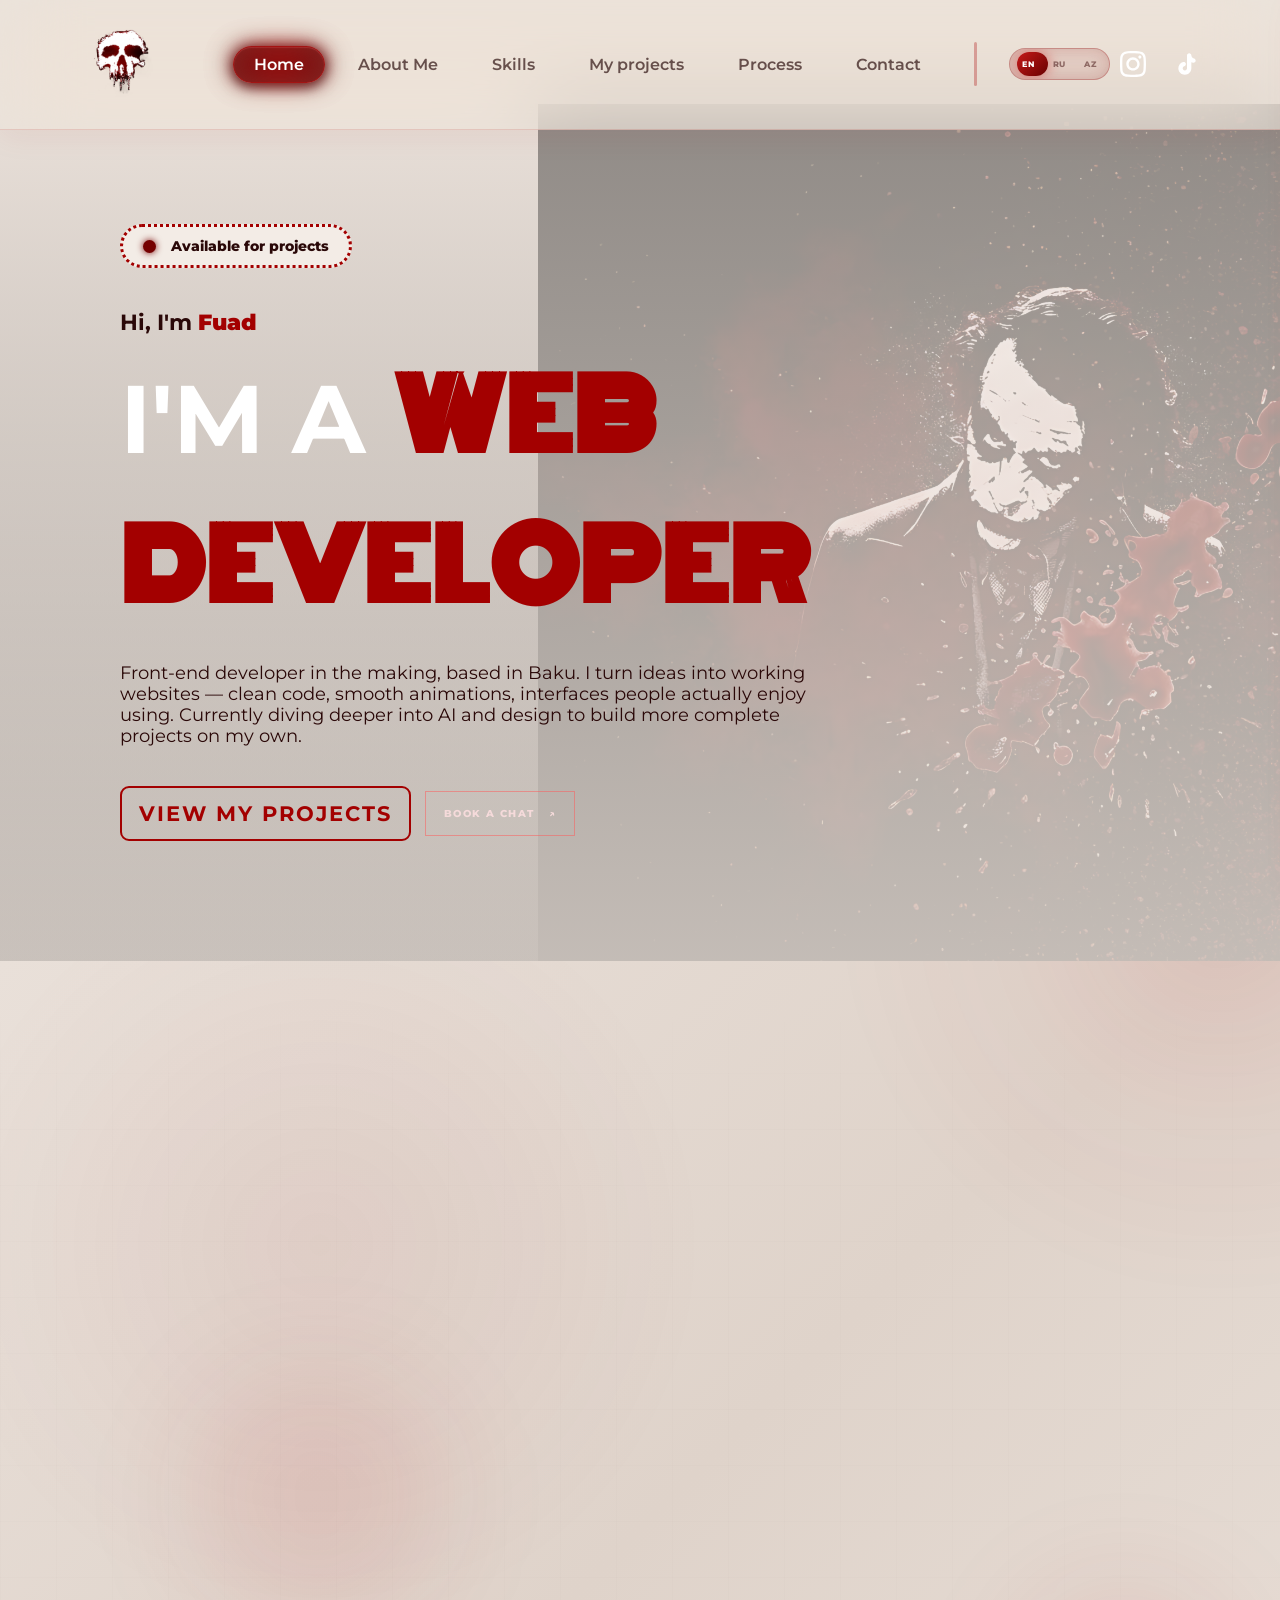
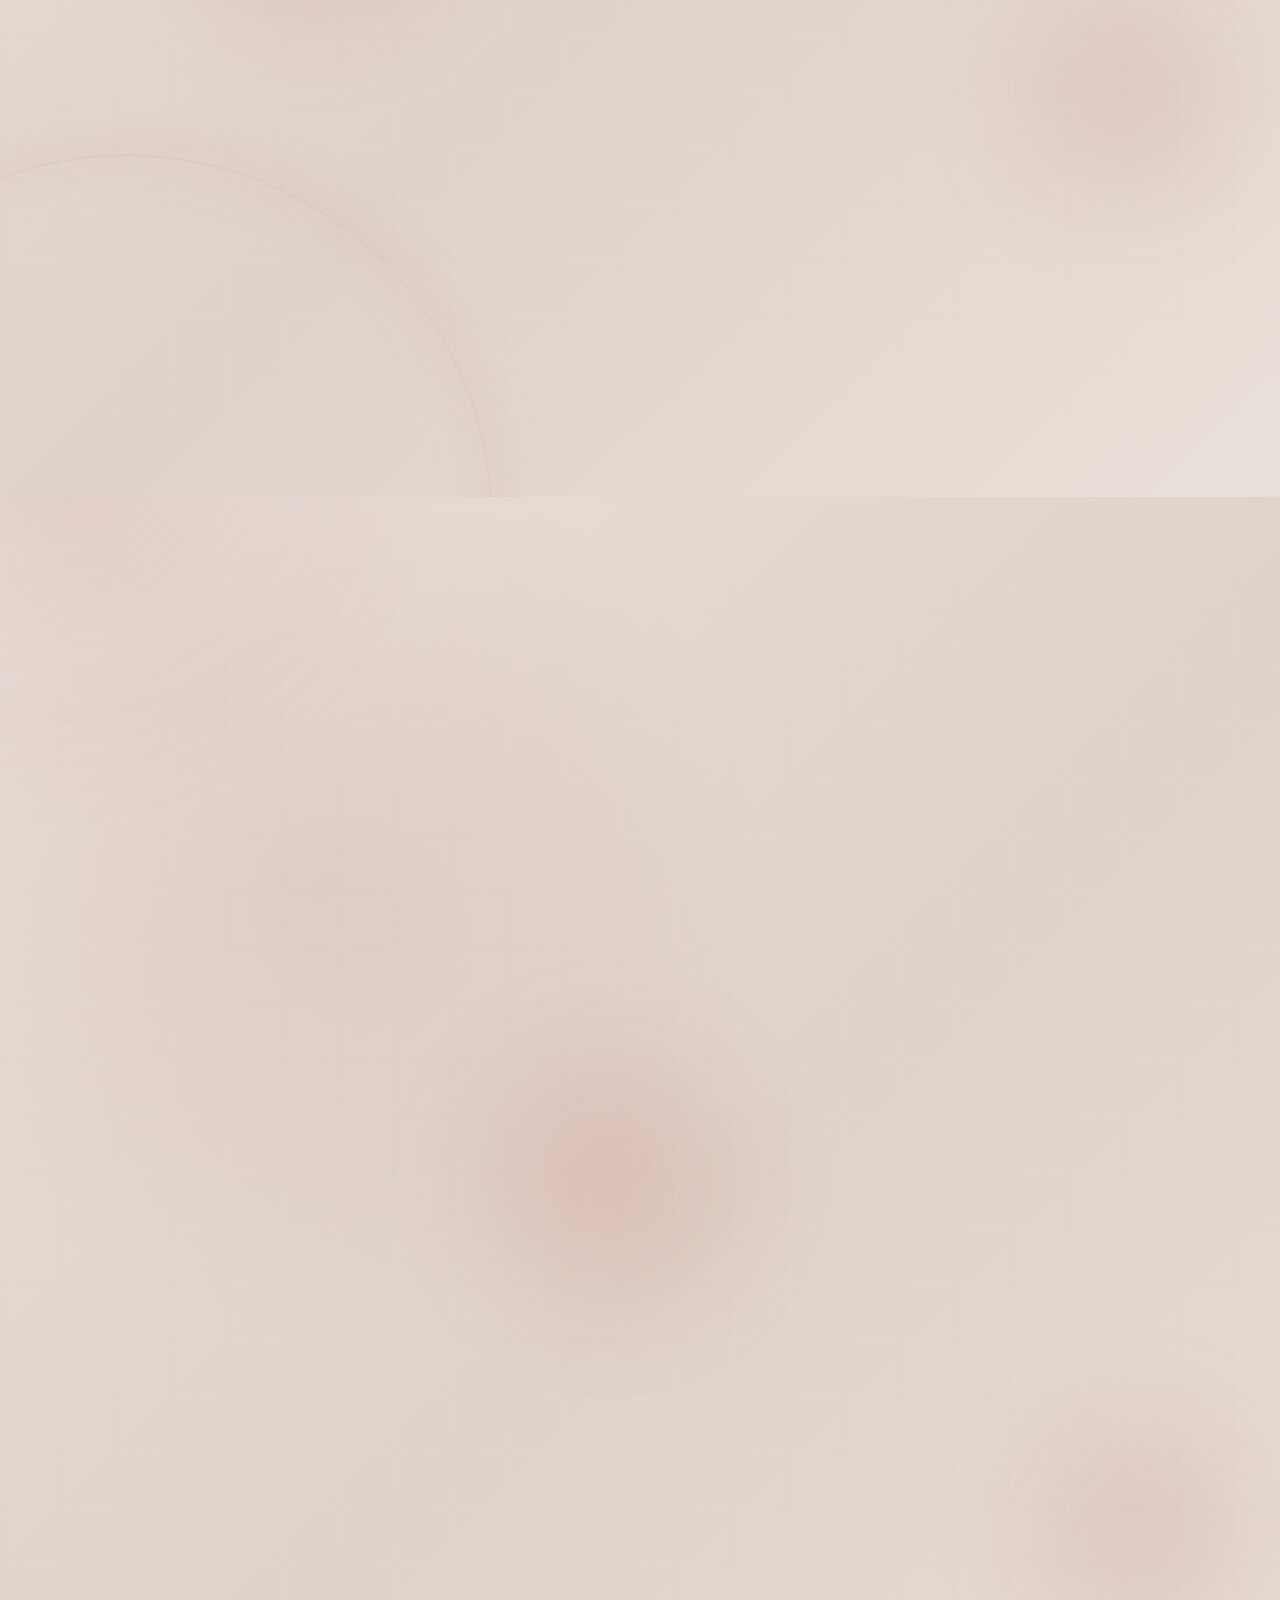
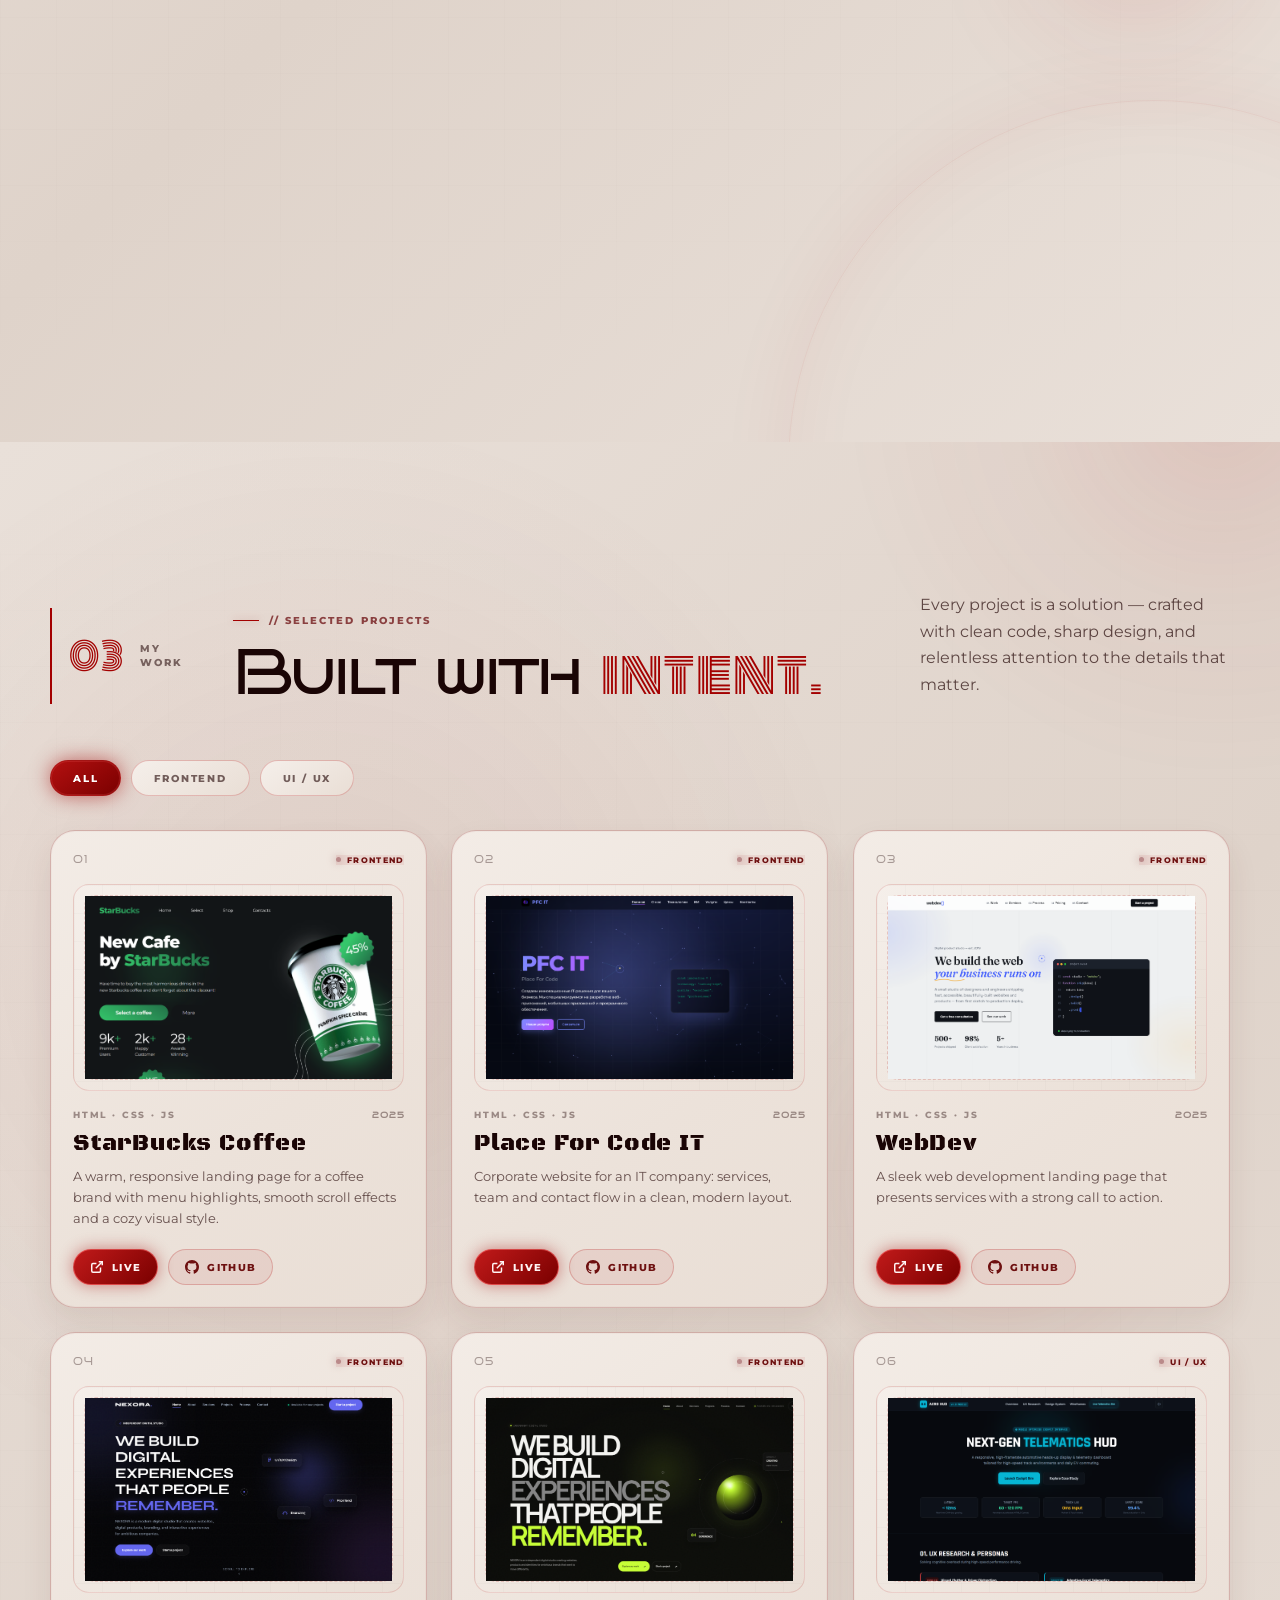
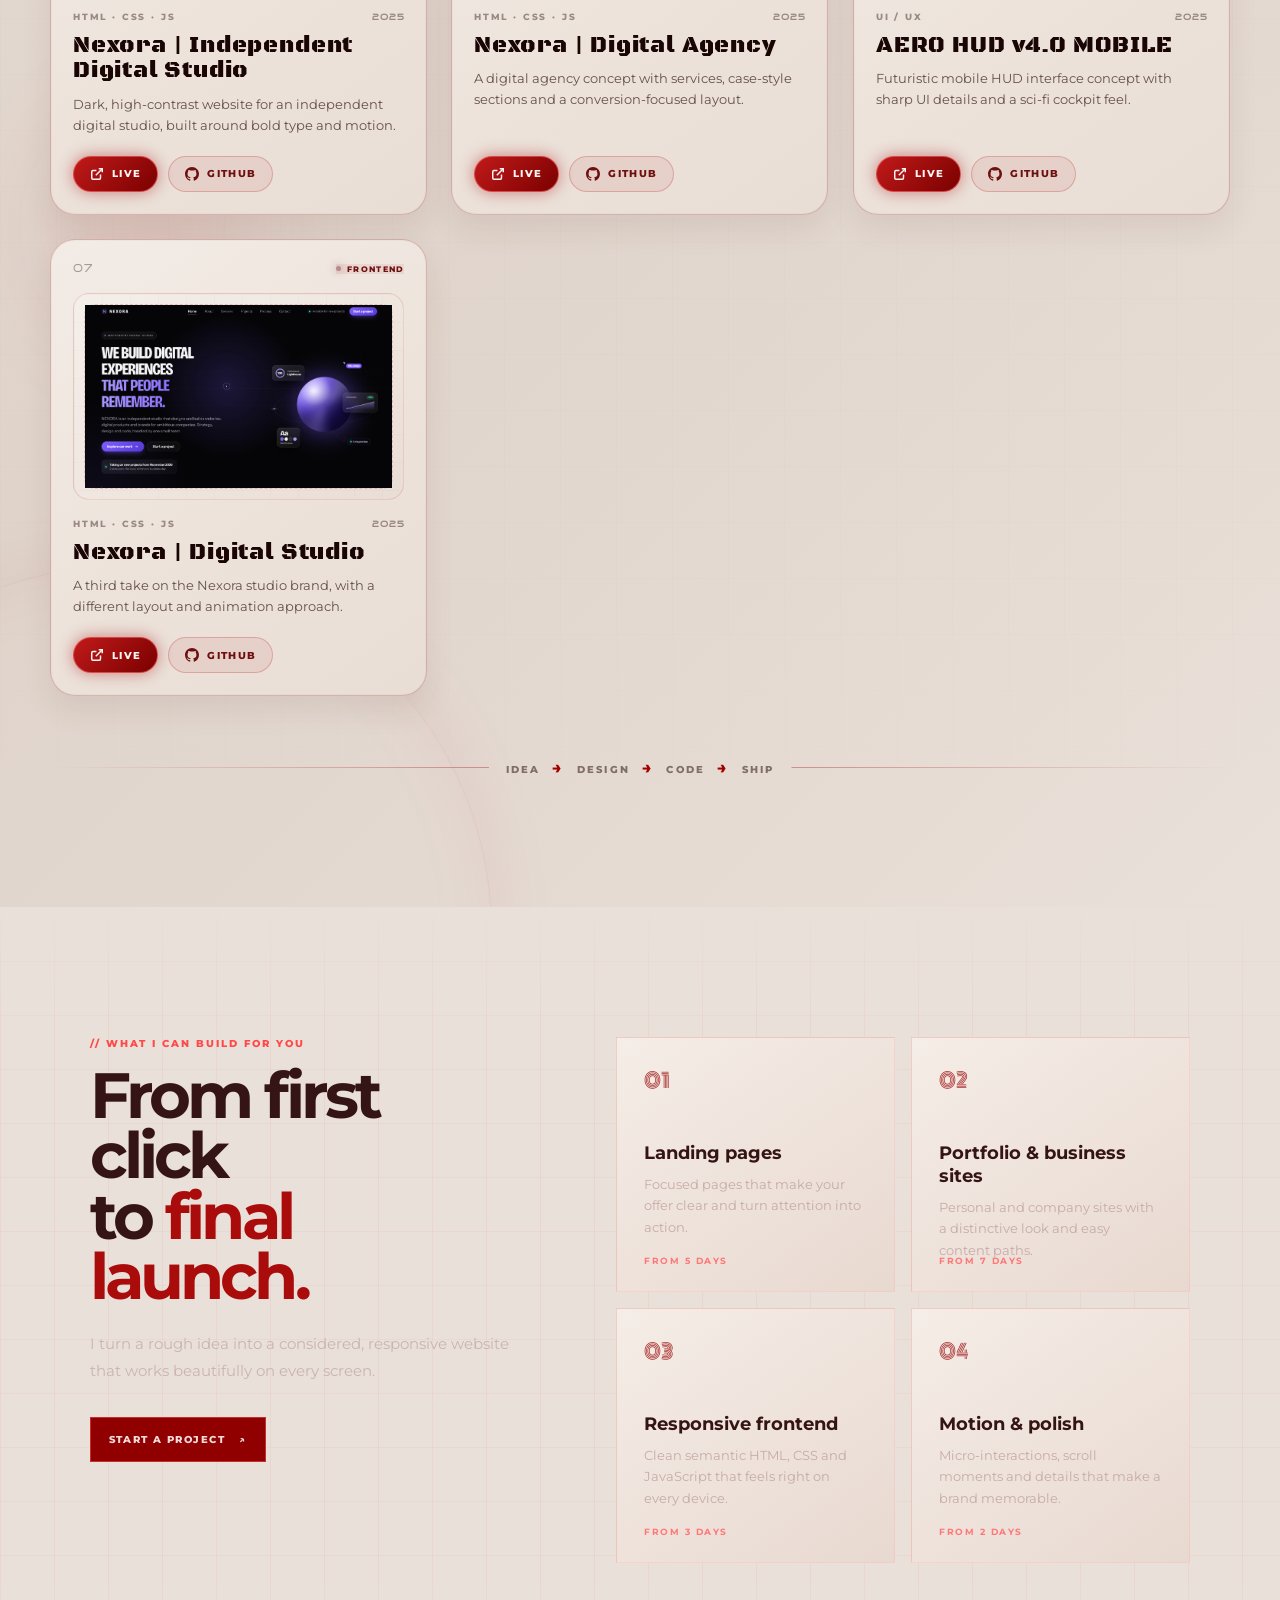
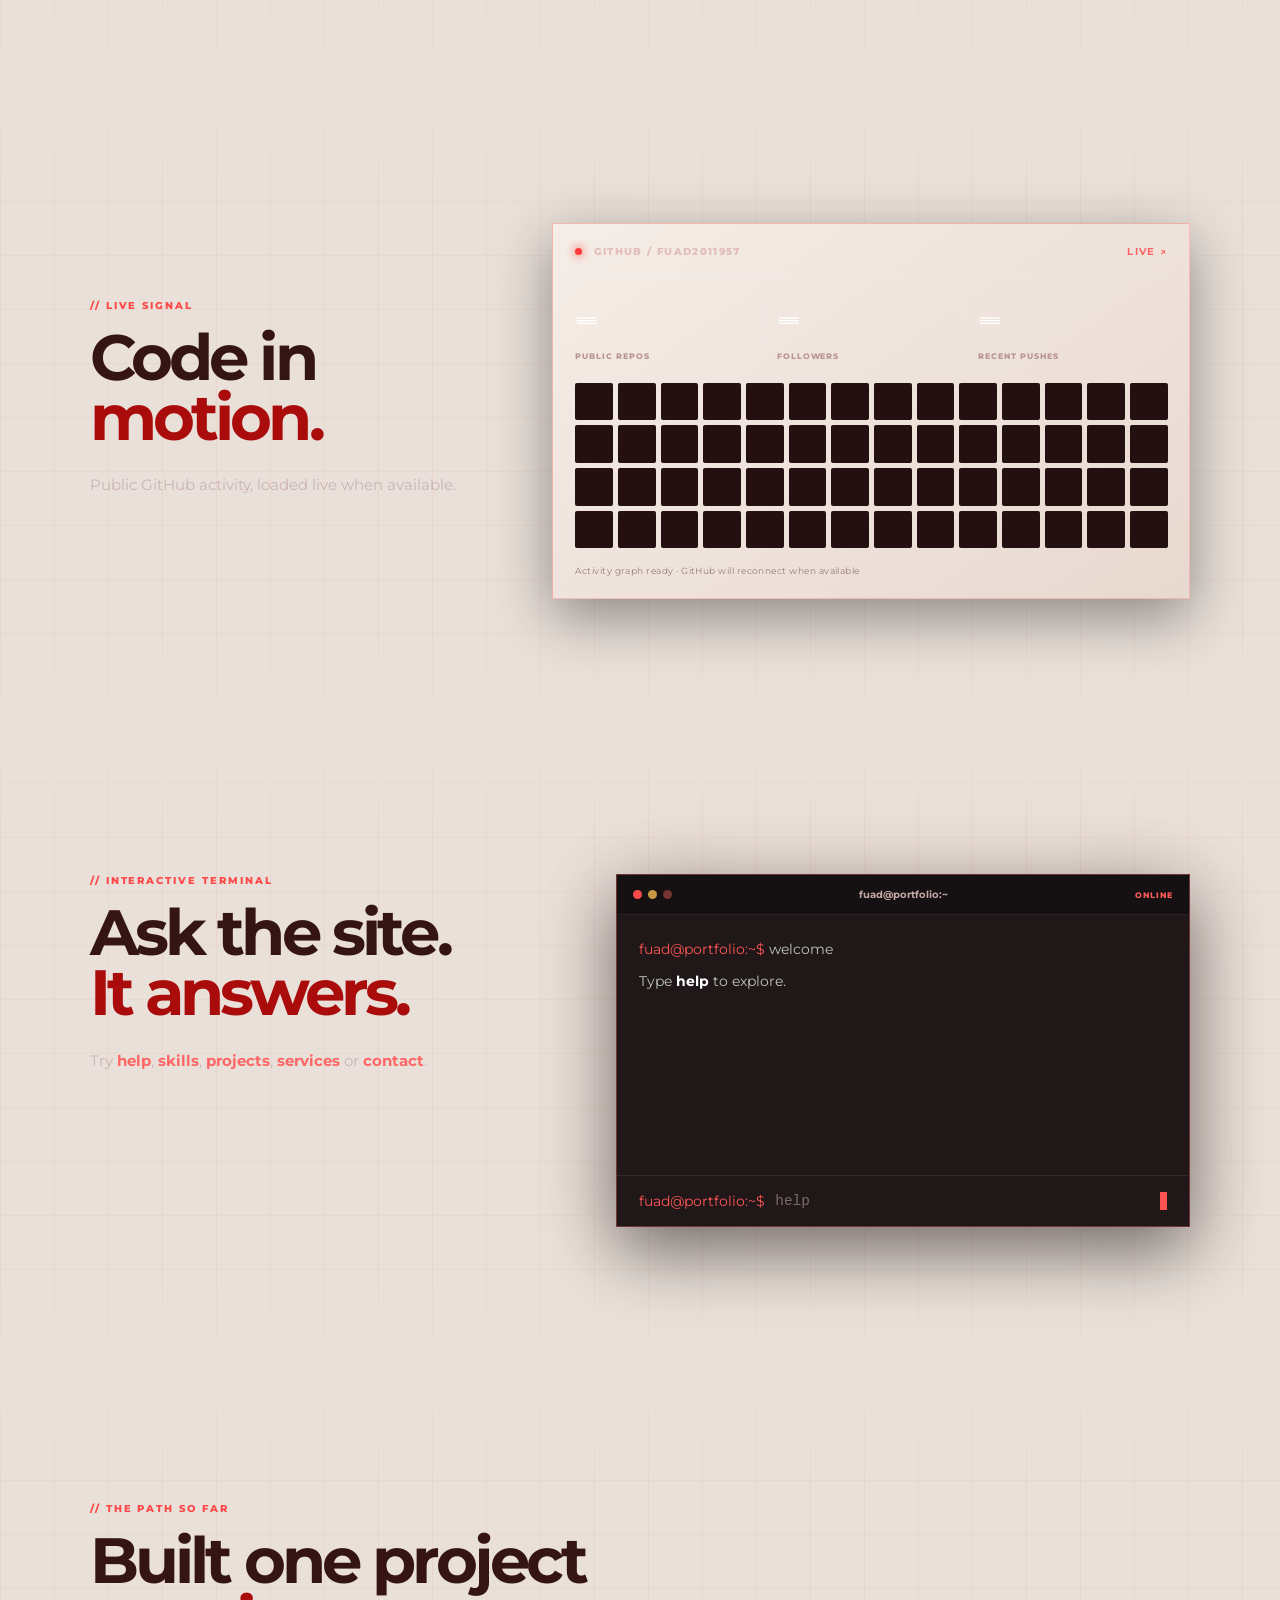
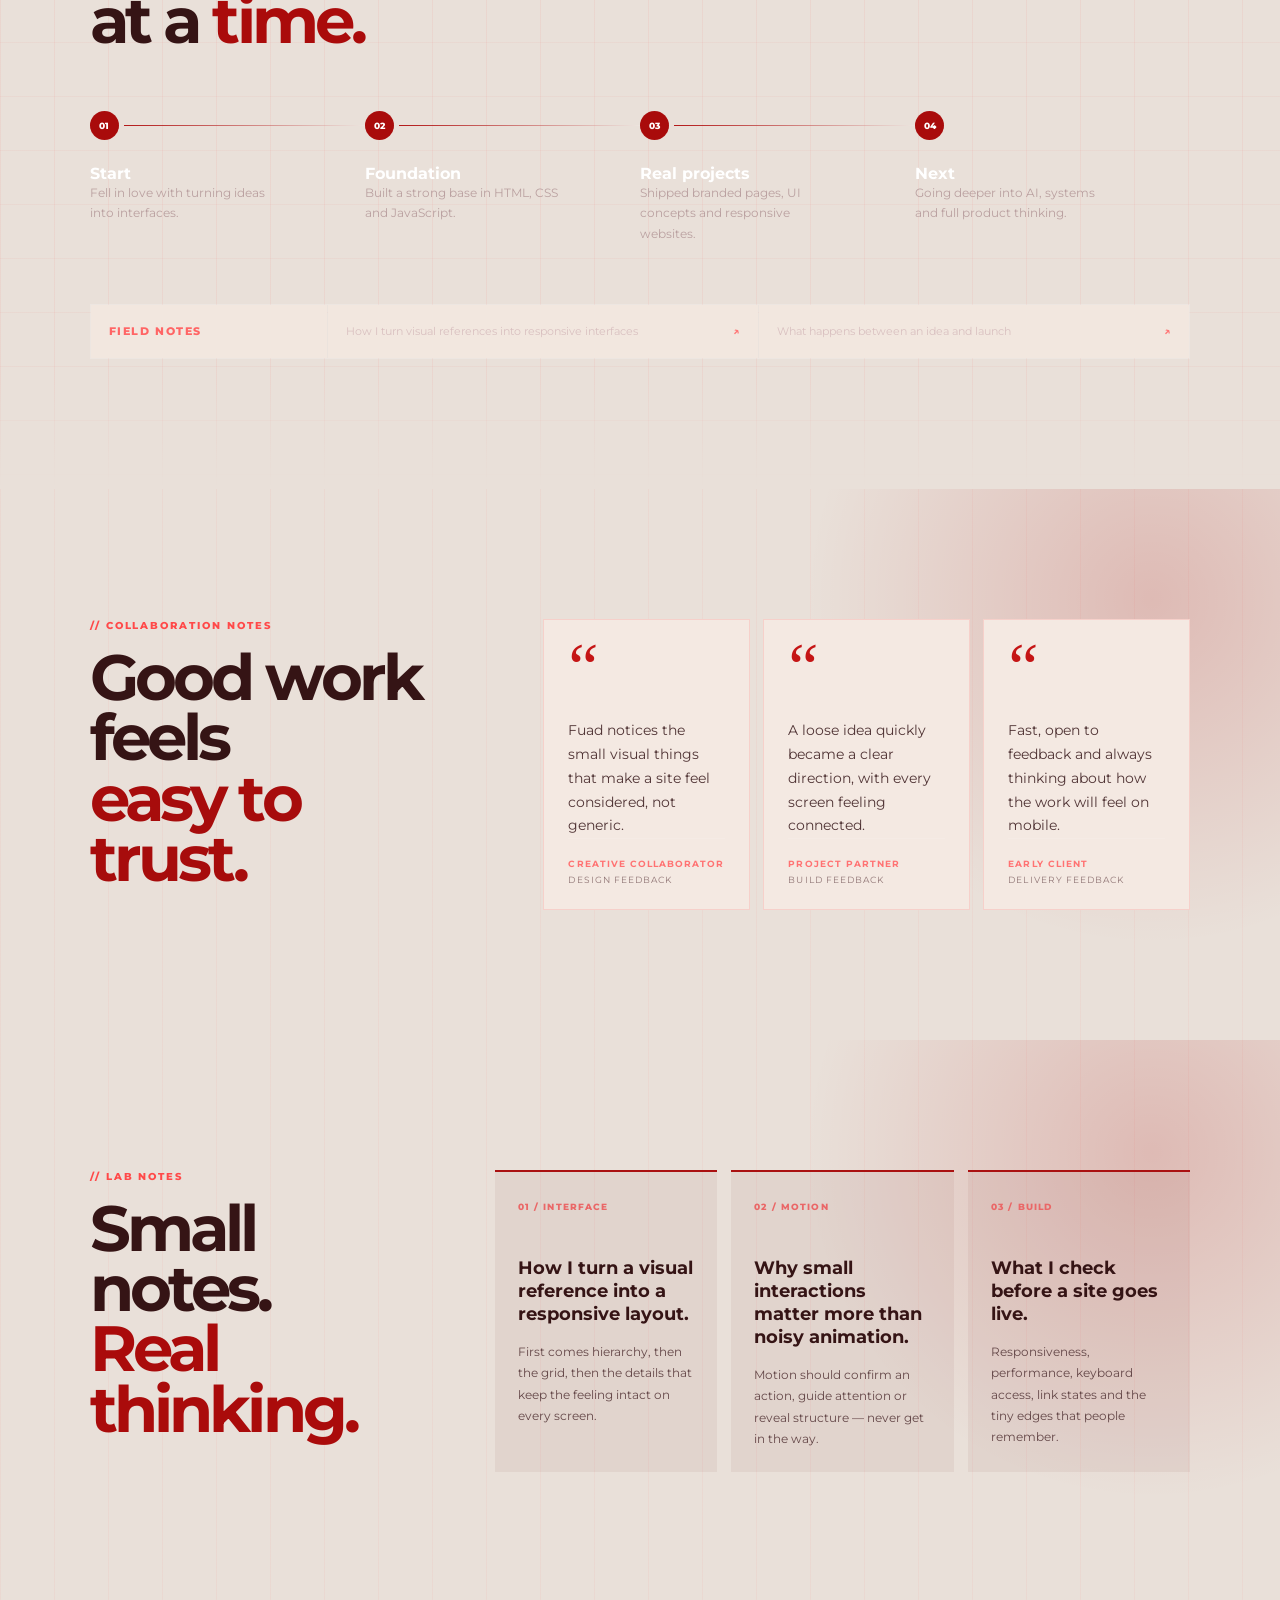
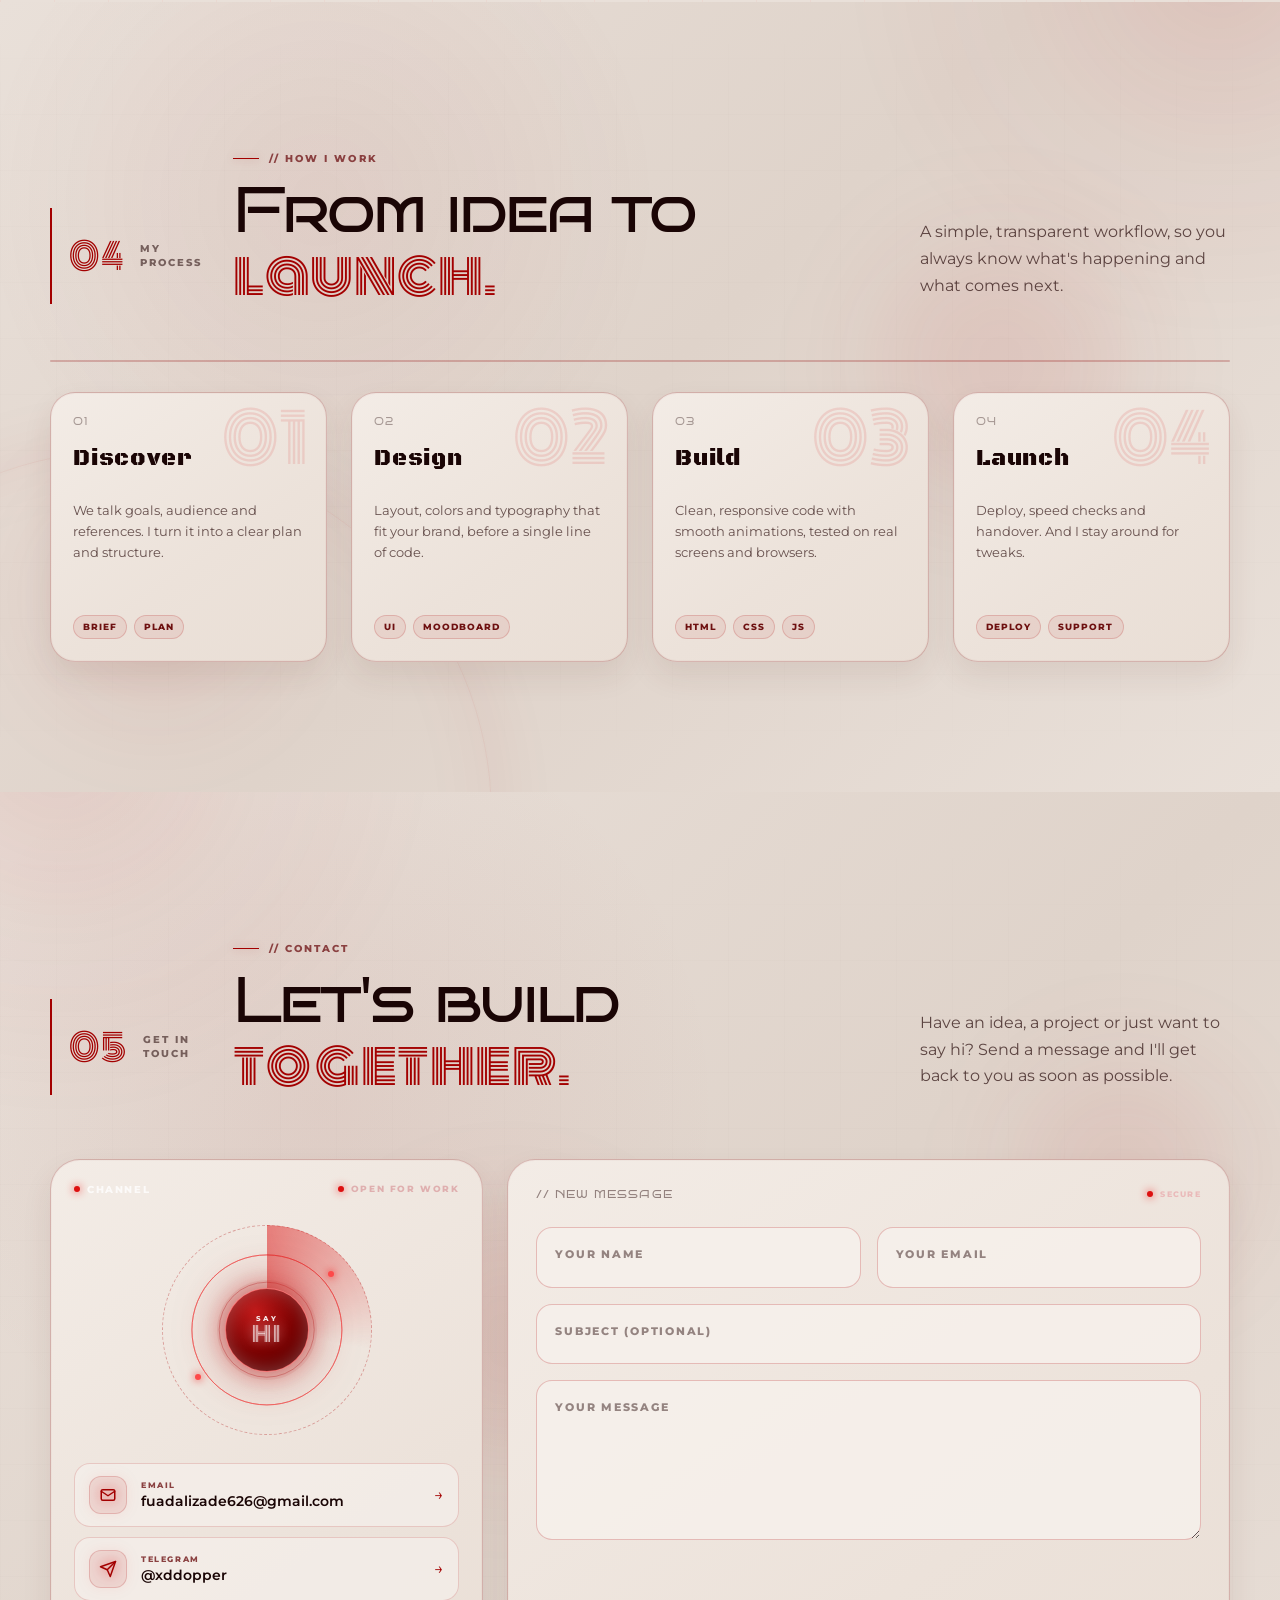
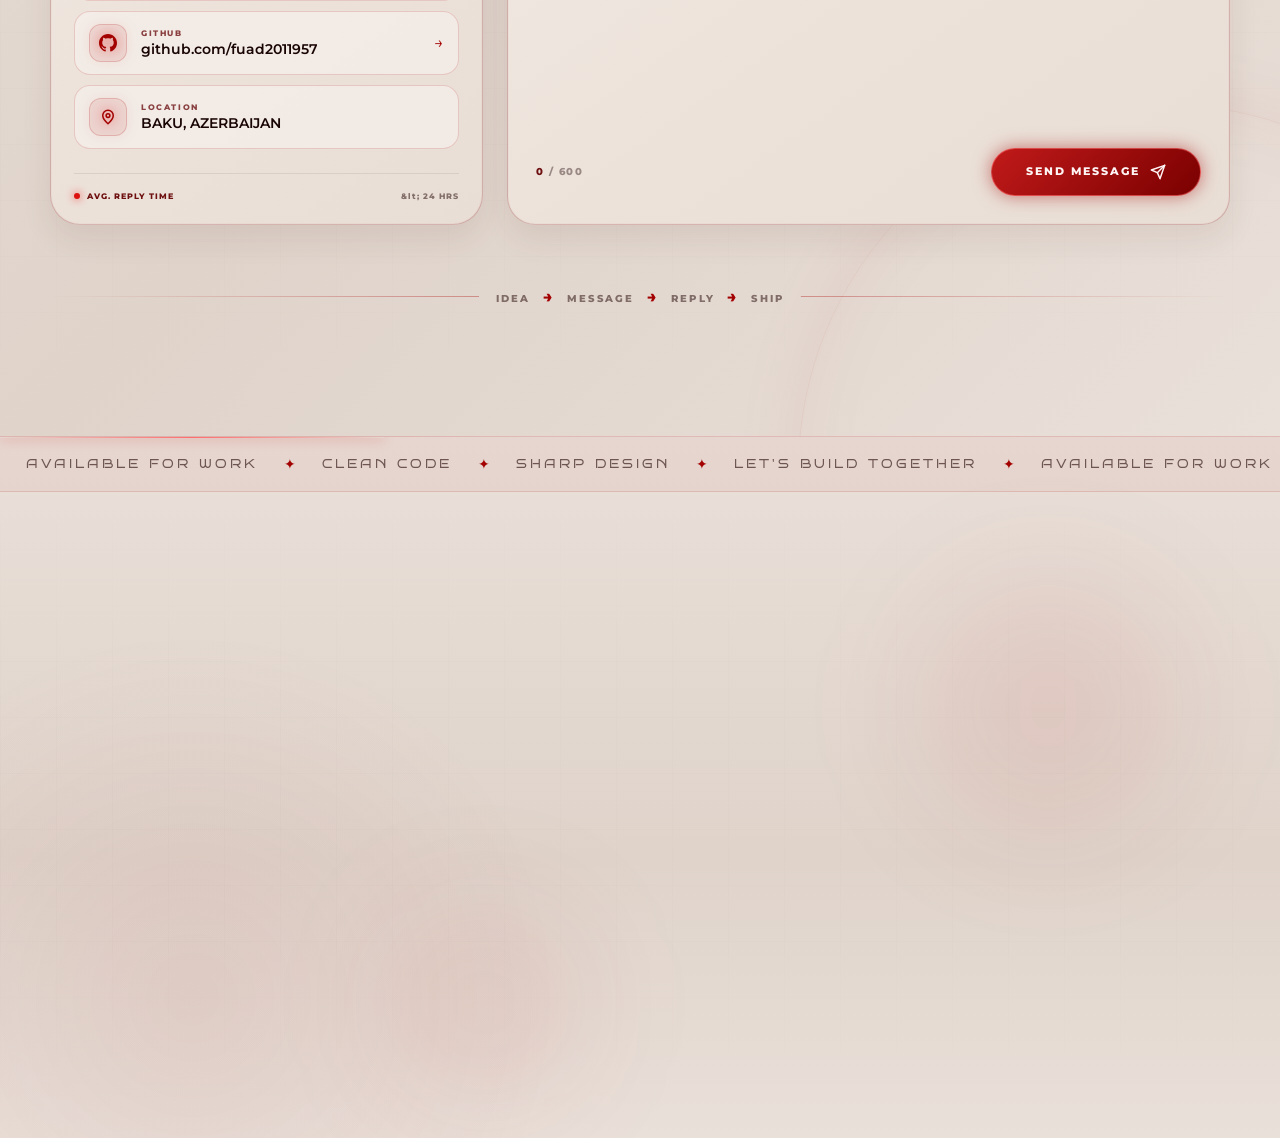
<file: index.html>
<!DOCTYPE html>
<html lang="en">
<head>
    <meta charset="UTF-8">
    <script>
        (function(){
            try{
                var t = localStorage.getItem('site-theme');
                if(!t && matchMedia('(prefers-color-scheme: light)').matches) t = 'light';
                if(t === 'light') document.documentElement.classList.add('light-theme');
            }catch(e){}
        })();
    </script>
    <meta name="viewport" content="width=device-width, initial-scale=1.0">
    <meta name="theme-color" content="#030000">
    <meta name="description" content="Fuad Alizade — front-end developer from Baku building responsive websites, interactions and memorable interfaces.">
    <meta property="og:type" content="website">
    <meta property="og:title" content="Fuad Alizade — Front-end Developer">
    <meta property="og:description" content="Responsive websites, sharp UI and smooth interactions by Fuad Alizade.">
    <meta property="og:image" content="public/wall_joker.png">
    <meta property="og:image:alt" content="Fuad Alizade portfolio preview">
    <meta name="twitter:card" content="summary_large_image">
    <link rel="stylesheet" href="style/index.css">
    <link rel="stylesheet" href="style/theme-toggle.css">
    <link rel="stylesheet" href="style/extras.css">
    <link rel="icon" href="public/logo-h-no-bg-preview (carve.photos).png">
    <title>Fuad Alizade — Portfolio</title>
</head>
<body>
    <svg width="0" height="0" style="position:absolute" aria-hidden="true" focusable="false">
        <symbol id="i-ext" viewBox="0 0 24 24" fill="none" stroke="currentColor" stroke-width="2.5"><path d="M18 13v6a2 2 0 0 1-2 2H5a2 2 0 0 1-2-2V8a2 2 0 0 1 2-2h6"/><polyline points="15 3 21 3 21 9"/><line x1="10" y1="14" x2="21" y2="3"/></symbol>
        <symbol id="i-gh" viewBox="0 0 24 24" fill="currentColor"><path d="M12 0C5.37 0 0 5.37 0 12c0 5.3 3.438 9.8 8.205 11.385.6.113.82-.258.82-.577 0-.285-.01-1.04-.015-2.04-3.338.724-4.042-1.61-4.042-1.61-.546-1.385-1.335-1.755-1.335-1.755-1.087-.744.084-.729.084-.729 1.205.084 1.838 1.236 1.838 1.236 1.07 1.835 2.809 1.305 3.495.998.108-.776.417-1.305.76-1.605-2.665-.3-5.466-1.332-5.466-5.93 0-1.31.465-2.38 1.235-3.22-.135-.303-.54-1.523.105-3.176 0 0 1.005-.322 3.3 1.23.96-.267 1.98-.399 3-.405 1.02.006 2.04.138 3 .405 2.28-1.552 3.285-1.23 3.285-1.23.645 1.653.24 2.873.12 3.176.765.84 1.23 1.91 1.23 3.22 0 4.61-2.805 5.625-5.475 5.92.42.36.81 1.096.81 2.22 0 1.606-.015 2.896-.015 3.286 0 .315.21.69.825.57C20.565 21.795 24 17.295 24 12c0-6.63-5.37-12-12-12z"/></symbol>
    </svg>

    <div class="site-preloader" aria-hidden="true"><img src="public/cherep (1).png" alt=""><span class="site-preloader__count">000</span><small data-i18n="preloader.loading">LOADING PORTFOLIO</small></div>
    <div class="scroll-progress" aria-hidden="true"></div>
    <div class="cursor-ring is-hidden" aria-hidden="true"></div>
    <div class="cursor-dot is-hidden" aria-hidden="true"></div>

    <header>
        <div class="container">
            <div class="header-logo">
                <a href="#"><img src="public/cherep (1).png" alt="Logo"></a>
            </div>
            <div class="header-links">
                <nav class="header-nav">
                    <ul>
                        <li><a href="#" class="nav-link active" data-i18n="nav.home">Home</a></li>
                        <li><a href="#about" class="nav-link" data-i18n="nav.about">About Me</a></li>
                        <li><a href="#skills" class="nav-link" data-i18n="nav.skills">Skills</a></li>
                        <li><a href="#projects" class="nav-link" data-i18n="nav.projects">My projects</a></li>
                        <li><a href="#process" class="nav-link" data-i18n="nav.process">Process</a></li>
                        <li><a href="#contact" class="nav-link" data-i18n="nav.contact">Contact</a></li>
                    </ul>
                </nav>
                <div class="header-line"></div>
                <div class="lang-switch" role="group" aria-label="Choose site language">
                    <span class="lang-switch__glide" aria-hidden="true"></span>
                    <button type="button" class="lang-switch__btn is-active" data-lang="en" aria-label="English" aria-pressed="true">EN</button>
                    <button type="button" class="lang-switch__btn" data-lang="ru" aria-label="Русский" aria-pressed="false">RU</button>
                    <button type="button" class="lang-switch__btn" data-lang="az" aria-label="Azərbaycanca" aria-pressed="false">AZ</button>
                </div>
                <div class="header-sosial-media">
                    <a class="social-icon instagram" href="https://www.instagram.com/fuadws_aw/" aria-label="Instagram"></a>
                    <a class="social-icon tiktok" href="https://www.tiktok.com/@fuaddws_ws" aria-label="TikTok"></a>
                </div>
            </div>
            <button class="burger" aria-label="Open menu" aria-expanded="false" aria-controls="mobile-drawer">
                <span class="burger__bar"></span>
                <span class="burger__bar"></span>
                <span class="burger__bar"></span>
            </button>
        </div>
    </header>

    <div class="mob-backdrop" aria-hidden="true"></div>

    <nav id="mobile-drawer" class="mob-drawer" aria-label="Mobile navigation" aria-hidden="true">
        <div class="mob-drawer__head">
            <img src="public/cherep (1).png" alt="Logo" class="mob-drawer__logo">
            <div class="mob-drawer__identity">
                <span class="mob-drawer__name">FUAD ALIZADE</span>
                <span class="mob-drawer__role" data-i18n="role.webdev">WEB DEVELOPER</span>
            </div>
            <button class="mob-drawer__close" aria-label="Close menu"><span></span><span></span></button>
        </div>
        <div class="mob-drawer__sep" aria-hidden="true"></div>
        <ul class="mob-drawer__nav">
            <li><a href="#" class="mob-nav-link active" data-label="01" data-i18n="nav.home">Home</a></li>
            <li><a href="#about" class="mob-nav-link" data-label="02" data-i18n="nav.about">About Me</a></li>
            <li><a href="#skills" class="mob-nav-link" data-label="03" data-i18n="nav.skills">Skills</a></li>
            <li><a href="#projects" class="mob-nav-link" data-label="04" data-i18n="nav.projects2">Projects</a></li>
            <li><a href="#process" class="mob-nav-link" data-label="05" data-i18n="nav.process">Process</a></li>
            <li><a href="#contact" class="mob-nav-link" data-label="06" data-i18n="nav.contact">Contact</a></li>
        </ul>
        <div class="mob-drawer__sep" aria-hidden="true"></div>
        <div class="mob-drawer__language">
            <span data-i18n="language.label">LANGUAGE</span>
            <div class="lang-switch lang-switch--drawer" role="group" aria-label="Choose site language">
                <span class="lang-switch__glide" aria-hidden="true"></span>
                <button type="button" class="lang-switch__btn is-active" data-lang="en" aria-label="English" aria-pressed="true">EN</button>
                <button type="button" class="lang-switch__btn" data-lang="ru" aria-label="Русский" aria-pressed="false">RU</button>
                <button type="button" class="lang-switch__btn" data-lang="az" aria-label="Azərbaycanca" aria-pressed="false">AZ</button>
            </div>
        </div>
        <div class="mob-drawer__socials">
            <span class="mob-drawer__socials-label" data-i18n="socials.follow">FOLLOW ME</span>
            <div class="mob-drawer__socials-icons">
                <a href="https://www.instagram.com/fuadws_aw/" aria-label="Instagram" target="_blank" rel="noopener noreferrer"><img src="./public/svg/instagram.svg" alt=""></a>
                <a href="https://www.tiktok.com/@fuaddws_ws" aria-label="TikTok" target="_blank" rel="noopener noreferrer"><img src="./public/svg/tiktok.svg" alt=""></a>
            </div>
        </div>
        <div class="mob-drawer__corner" aria-hidden="true"></div>
    </nav>

    <section id="home" class="im_fuad">
        <div class="container">
            <span id="available">
                <span id="red_cir"></span>
                <span data-i18n="hero.badge">Available for projects</span>
            </span>
            <div class="im_fuad_content">
                <div class="h1">
                    <p><span data-i18n="hero.greeting">Hi, I'm</span> <span class="red-text">Fuad</span></p>
                    <h1><span data-i18n="hero.role.prefix">I'M A</span> <span id="red-text" class="a" data-i18n="hero.role.title">WEB DEVELOPER</span></h1>
                </div>
                <div class="p">
                    <p data-i18n="hero.desc">Front-end developer in the making, based in Baku. I turn ideas into working websites — clean code, smooth animations, interfaces people actually enjoy using. Currently diving deeper into AI and design to build more complete projects on my own.</p>
                </div>
                <div class="hero-actions"><a href="#projects"><span class="button" data-i18n="hero.btn">VIEW MY PROJECTS</span></a><a class="hero-book" href="https://t.me/xddopper" target="_blank" rel="noopener">BOOK A CHAT <b>↗</b></a></div>
            </div>
        </div>
    </section>

    <section id="about" class="about" aria-labelledby="about-title">
        <div class="about__grid" aria-hidden="true"></div>
        <div class="about__glow about__glow--one" aria-hidden="true"></div>
        <div class="about__glow about__glow--two" aria-hidden="true"></div>

        <div class="about__inner">
            <div class="about__heading about-reveal">
                <div class="about__chapter" aria-hidden="true">
                    <span>01</span>
                    <span data-i18n-html="about.chapter.title">ABOUT<br>ME</span>
                </div>
                <div class="about__heading-copy">
                    <p class="about__eyebrow"><i></i><span data-i18n="about.eyebrow">// BIOGRAPHY</span></p>
                    <h2 id="about-title" data-i18n-html="about.h2">Design, code <span>&amp; craft.</span></h2>
                </div>
                <p class="about__intro" data-i18n="about.intro">Passionate web developer focused on crafting highly interactive, modern, and visually striking interfaces with performance in mind.</p>
            </div>

            <div class="about__showcase">
                <article class="about__profile-card about-reveal" aria-label="Fuad's Profile Card">
                    <div class="about__profile-bar">
                        <span class="about__profile-name"><i></i>FUAD ALIZADE</span>
                        <span class="about__profile-status"><i></i><span data-i18n="status.online">ONLINE</span></span>
                    </div>
                    <div class="about__profile-body">
                        <div class="about__avatar-wrapper" aria-hidden="true">
                            <span class="about__orbit about__orbit--outer"><i></i></span>
                            <span class="about__orbit about__orbit--inner"><i></i></span>
                            <div class="about__avatar-img">
                                <img src="public/WhatsApp Image 2026-09-16 at 22.43.21.jpeg" alt="Fuad Alizade">
                            </div>
                        </div>
                        <div class="about__bio-text">
                            <h3 data-i18n-html="about.bio.h3">Hello, I'm <span>Fuad Alizade</span></h3>
                            <p data-i18n="about.bio.p">I build digital products with clean structure, responsive design, and smooth interactions. From frontend design systems to dynamic backend features, I focus on turning complex challenges into seamless experiences.</p>
                            <div class="about__actions">
                                <a href="./assets/files/Fuad_Alizade_CV.pdf" download="Fuad_Alizade_CV.pdf" class="about__btn about__btn--primary">
                                    <img src="public/svg/down.svg" alt="">
                                    <span data-i18n="about.btn.cv">Download CV</span>
                                </a>
                                <a href="#projects" class="about__btn about__btn--secondary">
                                    <img src="public/svg/html.svg" alt="">
                                    <span data-i18n="about.btn.projects">View Projects</span>
                                </a>
                            </div>
                        </div>
                    </div>
                    <div class="about__profile-footer">
                        <span><i></i><span data-i18n="loc.baku">BAKU, AZERBAIJAN</span></span>
                        <span data-i18n="about.footer.role">FULLSTACK CREATIVE</span>
                    </div>
                </article>

                <div class="about__bento">
                    <article class="about-card about-card--projects about-reveal">
                        <div class="about-card__top">
                            <span class="about-card__number">01</span>
                            <span class="about-card__badge" data-i18n="badge.completed">COMPLETED</span>
                        </div>
                        <div class="about-card__content">
                            <div class="about-card__stat">5+</div>
                            <h3 data-i18n="about.card1.title">TOTAL PROJECTS</h3>
                            <p data-i18n="about.card1.desc">Innovative web solutions crafted with high attention to performance.</p>
                        </div>
                        <div class="about-card__icon"><img src="./public/code.png" alt="Projects Code Icon"></div>
                    </article>

                    <article class="about-card about-card--certs about-reveal">
                        <div class="about-card__top">
                            <span class="about-card__number">02</span>
                            <span class="about-card__badge" data-i18n="badge.verified">VERIFIED</span>
                        </div>
                        <div class="about-card__content">
                            <div class="about-card__stat">1+</div>
                            <h3 data-i18n="about.card2.title">CERTIFICATES</h3>
                            <p data-i18n="about.card2.desc">Validated technical skills and specialized training milestones.</p>
                        </div>
                        <div class="about-card__icon"><img src="./public/dsotij.png" alt="Certificate Icon"></div>
                    </article>

                    <article class="about-card about-card--exp about-reveal">
                        <div class="about-card__top">
                            <span class="about-card__number">03</span>
                            <span class="about-card__badge" data-i18n="badge.active">ACTIVE</span>
                        </div>
                        <div class="about-card__content">
                            <div class="about-card__stat">2+</div>
                            <h3 data-i18n="about.card3.title">YEARS EXPERIENCE</h3>
                            <p data-i18n="about.card3.desc">Continuous learning journey building real-world applications.</p>
                        </div>
                        <div class="about-card__icon"><img src="./public/global-distribution.png" alt="Experience Icon"></div>
                    </article>

                    <article class="about-card about-card--focus about-reveal">
                        <div class="about-card__top">
                            <span class="about-card__number">04</span>
                            <span class="about-card__badge" data-i18n="badge.corefocus">CORE FOCUS</span>
                        </div>
                        <div class="about-card__content">
                            <div class="about-card__stat">100%</div>
                            <h3 data-i18n="about.card4.title">UI / UX CRAFT</h3>
                            <p data-i18n="about.card4.desc">Driven by pixel precision, dark aesthetics, and seamless user flow.</p>
                        </div>
                        <span class="about-card__pulse-line" aria-hidden="true"></span>
                    </article>
                </div>
            </div>

            <div class="about__closing about-reveal">
                <span class="about__closing-line" aria-hidden="true"></span>
                <p><span data-i18n="about.closing.1">PASSION FOR DETAIL</span> <i>→</i> <span data-i18n="about.closing.2">PERFECT EXECUTION</span></p>
                <span class="about__closing-line" aria-hidden="true"></span>
            </div>
        </div>
    </section>

    <section id="skills" class="skills" aria-labelledby="skills-title">
        <div class="skills__grid" aria-hidden="true"></div>
        <div class="skills__glow skills__glow--one" aria-hidden="true"></div>
        <div class="skills__glow skills__glow--two" aria-hidden="true"></div>

        <div class="skills__inner">
            <div class="skills__heading skills-reveal">
                <div class="skills__chapter" aria-hidden="true">
                    <span>02</span>
                    <span data-i18n-html="skills.chapter.title">MY<br>SKILLS</span>
                </div>
                <div class="skills__heading-copy">
                    <p class="skills__eyebrow"><i></i><span data-i18n="skills.eyebrow">// MY ARSENAL</span></p>
                    <h2 id="skills-title" data-i18n-html="skills.h2">Code with a <span>pulse.</span></h2>
                </div>
                <p class="skills__intro" data-i18n="skills.intro">I blend clean frontend code, sharp visual thinking and AI-powered workflows to turn an idea into an experience people remember.</p>
            </div>

            <div class="skills__showcase">
                <article class="skills__reactor skills-reveal" aria-label="Fuad's creative coding core">
                    <div class="skills__reactor-bar">
                        <span class="skills__reactor-name"><i></i>FUAD.DEV</span>
                        <span class="skills__reactor-status"><i></i><span data-i18n="skills.reactor.status">BUILD MODE</span></span>
                    </div>
                    <div class="skills__reactor-visual" aria-hidden="true">
                        <span class="skills__orbit skills__orbit--outer"><i></i></span>
                        <span class="skills__orbit skills__orbit--middle"><i></i></span>
                        <span class="skills__orbit skills__orbit--inner"><i></i></span>
                        <span class="skills__crosshair skills__crosshair--horizontal"></span>
                        <span class="skills__crosshair skills__crosshair--vertical"></span>
                        <div class="skills__core">
                            <span data-i18n="skills.core.creative">CREATIVE</span>
                            <strong data-i18n="skills.core.core">CORE</strong>
                            <small data-i18n="skills.core.small">always evolving</small>
                        </div>
                    </div>
                    <div class="skills__reactor-copy">
                        <p data-i18n="skills.reactor.copy">Making every pixel count.</p>
                        <span data-i18n="skills.reactor.tags">DESIGN <i>×</i> CODE <i>×</i> CURIOSITY</span>
                    </div>
                    <div class="skills__reactor-footer">
                        <span><i></i><span data-i18n="hero.badge">AVAILABLE FOR PROJECTS</span></span>
                        <span>EST. 2025</span>
                    </div>
                </article>

                <div class="skills__bento">
                    <article class="skill-card skill-card--frontend skills-reveal">
                        <div class="skill-card__top">
                            <span class="skill-card__number">01</span>
                            <span class="skill-card__state"><i></i><span data-i18n="badge.core">CORE</span></span>
                        </div>
                        <span class="skill-card__ghost" aria-hidden="true">&lt;/&gt;</span>
                        <div class="skill-card__content">
                            <p class="skill-card__eyebrow" data-i18n="skill.frontend.eyebrow">FRONTEND FOUNDATION</p>
                            <h3 data-i18n-html="skill.frontend.h3">Frontend built<br>to <span>feel alive.</span></h3>
                            <p class="skill-card__description" data-i18n="skill.frontend.desc">Semantic, responsive interfaces with a strong eye for the details.</p>
                        </div>
                        <ul class="skill-card__tags" aria-label="Frontend technologies">
                            <li>HTML</li><li>CSS</li><li>JAVASCRIPT</li>
                        </ul>
                    </article>

                    <article class="skill-card skill-card--javascript skills-reveal">
                        <div class="skill-card__top">
                            <span class="skill-card__number">02</span>
                            <span class="skill-card__mark">{ }</span>
                        </div>
                        <div class="skill-card__content">
                            <p class="skill-card__eyebrow" data-i18n="skill.js.eyebrow">INTERACTION</p>
                            <h3>JavaScript</h3>
                            <p class="skill-card__description" data-i18n="skill.js.desc">Adding motion, logic and those little moments that make a site click.</p>
                        </div>
                        <span class="skill-card__pulse-line" aria-hidden="true"></span>
                    </article>

                    <article class="skill-card skill-card--react skills-reveal">
                        <div class="skill-card__top">
                            <span class="skill-card__number">03</span>
                            <span class="skill-card__state"><i></i><span data-i18n="badge.active">ACTIVE</span></span>
                        </div>
                        <div class="skill-card__atom" aria-hidden="true"><i></i><i></i><i></i><b></b></div>
                        <div class="skill-card__content">
                            <p class="skill-card__eyebrow" data-i18n="skill.react.eyebrow">MODERN STACK</p>
                            <h3>React <span>+</span> Next.js</h3>
                            <p class="skill-card__description" data-i18n="skill.react.desc">Component-first web experiences built to scale with the idea.</p>
                        </div>
                    </article>

                    <article class="skill-card skill-card--ai skills-reveal">
                        <div class="skill-card__top">
                            <span class="skill-card__number">04</span>
                            <span class="skill-card__mark">✦</span>
                        </div>
                        <div class="skill-card__ai-spark" aria-hidden="true"><i></i><i></i><i></i></div>
                        <div class="skill-card__content">
                            <p class="skill-card__eyebrow" data-i18n="skill.ai.eyebrow">SMART WORKFLOW</p>
                            <h3 data-i18n-html="skill.ai.h3">AI tools,<br><span>real taste.</span></h3>
                            <p class="skill-card__description" data-i18n="skill.ai.desc">Research, ideas and faster prototypes — guided by human judgement.</p>
                        </div>
                    </article>

                    <article class="skill-card skill-card--python skills-reveal">
                        <div class="skill-card__top">
                            <span class="skill-card__number">05</span>
                            <span class="skill-card__state skill-card__state--learning"><i></i><span data-i18n="badge.growing">GROWING</span></span>
                        </div>
                        <div class="skill-card__terminal" aria-hidden="true">
                            <span>&gt; learn()</span>
                            <span>&gt; build()</span>
                            <span>&gt; repeat<span class="skill-card__cursor">_</span></span>
                        </div>
                        <div class="skill-card__content">
                            <p class="skill-card__eyebrow" data-i18n="skill.python.eyebrow">FOUNDATIONS</p>
                            <h3>Python</h3>
                            <p class="skill-card__description" data-i18n="skill.python.desc">Exploring scripting and automation one useful project at a time.</p>
                        </div>
                    </article>

                    <article class="skill-card skill-card--craft skills-reveal">
                        <div class="skill-card__top">
                            <span class="skill-card__number">06</span>
                            <span class="skill-card__state"><i></i><span data-i18n="badge.obsession">OBSESSION</span></span>
                        </div>
                        <span class="skill-card__craft-lines" aria-hidden="true"><span></span><span></span><span></span><span></span><span></span></span>
                        <div class="skill-card__content">
                            <p class="skill-card__eyebrow" data-i18n="skill.craft.eyebrow">THE EXTRA EDGE</p>
                            <h3 data-i18n-html="skill.craft.h3">UI craft <span>&amp;</span><br>responsive thinking.</h3>
                            <p class="skill-card__description" data-i18n="skill.craft.desc">Because great work should look intentional on every screen.</p>
                        </div>
                        <span class="skill-card__signature" data-i18n="skill.craft.signature">DETAILS MATTER</span>
                    </article>
                </div>
            </div>

            <div class="skills__closing skills-reveal">
                <span class="skills__closing-line" aria-hidden="true"></span>
                <p><span data-i18n="skills.closing.1">FROM IDEA</span> <i>→</i> <span data-i18n="skills.closing.2">TO INTERFACE</span></p>
                <span class="skills__closing-line" aria-hidden="true"></span>
            </div>
        </div>
    </section>

    <section id="projects" class="projects" aria-labelledby="projects-title">
        <div class="projects__grid" aria-hidden="true"></div>
        <div class="projects__glow projects__glow--one" aria-hidden="true"></div>
        <div class="projects__glow projects__glow--two" aria-hidden="true"></div>

        <div class="projects__inner">
            <div class="projects__heading projects-reveal">
                <div class="projects__chapter" aria-hidden="true">
                    <span>03</span>
                    <span data-i18n-html="projects.chapter.title">MY<br>WORK</span>
                </div>
                <div class="projects__heading-copy">
                    <p class="projects__eyebrow"><i></i><span data-i18n="projects.eyebrow">// SELECTED PROJECTS</span></p>
                    <h2 id="projects-title" data-i18n-html="projects.h2">Built with <span>intent.</span></h2>
                </div>
                <p class="projects__intro" data-i18n="projects.intro">Every project is a solution — crafted with clean code, sharp design, and relentless attention to the details that matter.</p>
            </div>

            <div class="projects__filters projects-reveal" role="group" aria-label="Filter projects">
                <button class="proj-filter active" data-filter="all" data-i18n="filter.all">ALL</button>
                <button class="proj-filter" data-filter="frontend" data-i18n="filter.frontend">FRONTEND</button>
                <button class="proj-filter" data-filter="ui" data-i18n="filter.ui">UI / UX</button>
            </div>

            <div class="projects__bento">

                <article class="proj-card projects-reveal" data-category="frontend" aria-label="StarBucks Coffee">
                    <div class="proj-card__label">
                        <span class="proj-card__number">01</span>
                        <span class="proj-card__badge proj-card__badge--dim"><i></i><span data-i18n="filter.frontend">FRONTEND</span></span>
                    </div>
                    <div class="proj-card__thumb" aria-hidden="true">
                        <div class="proj-card__thumb-placeholder"><span><img src="./public/StarBucks-Coffee_Project.png" alt="" loading="lazy"></span></div>
                        <div class="proj-card__scan"></div>
                    </div>
                    <div class="proj-card__body">
                        <div class="proj-card__meta"><span class="proj-card__stack">HTML · CSS · JS</span><span class="proj-card__year">2025</span></div>
                        <h3>StarBucks Coffee</h3>
                        <p data-i18n="proj.starbucks.desc">Responsive coffee-shop landing page with an animated menu, warm visual direction and polished scrolling details.</p>
                        <div class="proj-card__actions">
                            <a href="https://star-bucks-coffee.vercel.app" class="proj-card__btn proj-card__btn--primary" target="_blank" rel="noopener"><svg width="14" height="14" aria-hidden="true"><use href="#i-ext"/></svg><span data-i18n="btn.live">Live</span></a>
                            <a href="https://github.com/fuad2011957/StarBucks-Coffee" class="proj-card__btn proj-card__btn--ghost" target="_blank" rel="noopener"><svg width="14" height="14" aria-hidden="true"><use href="#i-gh"/></svg>GitHub</a>
                        </div>
                    </div>
                </article>

                <article class="proj-card projects-reveal" data-category="frontend" aria-label="Place For Code IT">
                    <div class="proj-card__label">
                        <span class="proj-card__number">02</span>
                        <span class="proj-card__badge proj-card__badge--dim"><i></i><span data-i18n="filter.frontend">FRONTEND</span></span>
                    </div>
                    <div class="proj-card__thumb" aria-hidden="true">
                        <div class="proj-card__thumb-placeholder"><span><img src="./public/PFC_IT.png" alt="" loading="lazy"></span></div>
                        <div class="proj-card__scan"></div>
                    </div>
                    <div class="proj-card__body">
                        <div class="proj-card__meta"><span class="proj-card__stack">HTML · CSS · JS</span><span class="proj-card__year">2025</span></div>
                        <h3>Place For Code IT</h3>
                        <p data-i18n="proj.pfc.desc">Corporate IT website that presents services, team and contact paths in a clear, conversion-focused structure.</p>
                        <div class="proj-card__actions">
                            <a href="https://place-for-code-it-company.vercel.app" class="proj-card__btn proj-card__btn--primary" target="_blank" rel="noopener"><svg width="14" height="14" aria-hidden="true"><use href="#i-ext"/></svg><span data-i18n="btn.live">Live</span></a>
                            <a href="https://github.com/fuad2011957/Place-For-Code-IT-Company" class="proj-card__btn proj-card__btn--ghost" target="_blank" rel="noopener"><svg width="14" height="14" aria-hidden="true"><use href="#i-gh"/></svg>GitHub</a>
                        </div>
                    </div>
                </article>

                <article class="proj-card projects-reveal" data-category="frontend" aria-label="WebDev">
                    <div class="proj-card__label">
                        <span class="proj-card__number">03</span>
                        <span class="proj-card__badge proj-card__badge--dim"><i></i><span data-i18n="filter.frontend">FRONTEND</span></span>
                    </div>
                    <div class="proj-card__thumb" aria-hidden="true">
                        <div class="proj-card__thumb-placeholder"><span><img src="./public/WebDev.png" alt="" loading="lazy"></span></div>
                        <div class="proj-card__scan"></div>
                    </div>
                    <div class="proj-card__body">
                        <div class="proj-card__meta"><span class="proj-card__stack">HTML · CSS · JS</span><span class="proj-card__year">2025</span></div>
                        <h3>WebDev</h3>
                        <p data-i18n="proj.webdev.desc">Web-development landing page built around a strong call to action, responsive layout and energetic visual hierarchy.</p>
                        <div class="proj-card__actions">
                            <a href="https://web-dev-site-lime.vercel.app" class="proj-card__btn proj-card__btn--primary" target="_blank" rel="noopener"><svg width="14" height="14" aria-hidden="true"><use href="#i-ext"/></svg><span data-i18n="btn.live">Live</span></a>
                            <a href="https://github.com/fuad2011957/WebDev" class="proj-card__btn proj-card__btn--ghost" target="_blank" rel="noopener"><svg width="14" height="14" aria-hidden="true"><use href="#i-gh"/></svg>GitHub</a>
                        </div>
                    </div>
                </article>

                <article class="proj-card projects-reveal" data-category="frontend" aria-label="Nexora Independent Digital Studio">
                    <div class="proj-card__label">
                        <span class="proj-card__number">04</span>
                        <span class="proj-card__badge proj-card__badge--dim"><i></i><span data-i18n="filter.frontend">FRONTEND</span></span>
                    </div>
                    <div class="proj-card__thumb" aria-hidden="true">
                        <div class="proj-card__thumb-placeholder"><span><img src="./public/nexora.png" alt="" loading="lazy"></span></div>
                        <div class="proj-card__scan"></div>
                    </div>
                    <div class="proj-card__body">
                        <div class="proj-card__meta"><span class="proj-card__stack">HTML · CSS · JS</span><span class="proj-card__year">2025</span></div>
                        <h3>Nexora | Independent Digital Studio</h3>
                        <p data-i18n="proj.nexora1.desc">Nexora: an editorial-style independent studio concept with oversized typography, dark contrast and cinematic motion.</p>
                        <div class="proj-card__actions">
                            <a href="https://nexora-independent-digital-studio.vercel.app" class="proj-card__btn proj-card__btn--primary" target="_blank" rel="noopener"><svg width="14" height="14" aria-hidden="true"><use href="#i-ext"/></svg><span data-i18n="btn.live">Live</span></a>
                            <a href="https://github.com/fuad2011957/NEXORA-Independent-Digital-Studio" class="proj-card__btn proj-card__btn--ghost" target="_blank" rel="noopener"><svg width="14" height="14" aria-hidden="true"><use href="#i-gh"/></svg>GitHub</a>
                        </div>
                    </div>
                </article>

                <article class="proj-card projects-reveal" data-category="frontend" aria-label="Nexora Digital Agency">
                    <div class="proj-card__label">
                        <span class="proj-card__number">05</span>
                        <span class="proj-card__badge proj-card__badge--dim"><i></i><span data-i18n="filter.frontend">FRONTEND</span></span>
                    </div>
                    <div class="proj-card__thumb" aria-hidden="true">
                        <div class="proj-card__thumb-placeholder"><span><img src="./public/nexora2.png" alt="" loading="lazy"></span></div>
                        <div class="proj-card__scan"></div>
                    </div>
                    <div class="proj-card__body">
                        <div class="proj-card__meta"><span class="proj-card__stack">HTML · CSS · JS</span><span class="proj-card__year">2025</span></div>
                        <h3>Nexora | Digital Agency</h3>
                        <p data-i18n="proj.nexora2.desc">Nexora: a conversion-first agency version with clearer service paths, case-study logic and a business-oriented layout.</p>
                        <div class="proj-card__actions">
                            <a href="https://nexora-digital-studio-psi.vercel.app" class="proj-card__btn proj-card__btn--primary" target="_blank" rel="noopener"><svg width="14" height="14" aria-hidden="true"><use href="#i-ext"/></svg><span data-i18n="btn.live">Live</span></a>
                            <a href="https://github.com/fuad2011957/NEXORA-Digital-Studio" class="proj-card__btn proj-card__btn--ghost" target="_blank" rel="noopener"><svg width="14" height="14" aria-hidden="true"><use href="#i-gh"/></svg>GitHub</a>
                        </div>
                    </div>
                </article>

                <article class="proj-card projects-reveal" data-category="ui" aria-label="AERO HUD v4.0 Mobile">
                    <div class="proj-card__label">
                        <span class="proj-card__number">06</span>
                        <span class="proj-card__badge proj-card__badge--dim"><i></i><span data-i18n="filter.ui">UI / UX</span></span>
                    </div>
                    <div class="proj-card__thumb" aria-hidden="true">
                        <div class="proj-card__thumb-placeholder"><span><img src="./public/aero.png" alt="" loading="lazy"></span></div>
                        <div class="proj-card__scan"></div>
                    </div>
                    <div class="proj-card__body">
                        <div class="proj-card__meta"><span class="proj-card__stack">UI / UX</span><span class="proj-card__year">2025</span></div>
                        <h3>AERO HUD v4.0 MOBILE</h3>
                        <p data-i18n="proj.aero.desc">Futuristic mobile HUD interface concept where precise UI layers, data display and cockpit atmosphere take the lead.</p>
                        <div class="proj-card__actions">
                            <a href="https://aero-hud-v4-0-mobile.vercel.app" class="proj-card__btn proj-card__btn--primary" target="_blank" rel="noopener"><svg width="14" height="14" aria-hidden="true"><use href="#i-ext"/></svg><span data-i18n="btn.live">Live</span></a>
                            <a href="https://github.com/fuad2011957/AERO-HUD-v4.0-MOBILE" class="proj-card__btn proj-card__btn--ghost" target="_blank" rel="noopener"><svg width="14" height="14" aria-hidden="true"><use href="#i-gh"/></svg>GitHub</a>
                        </div>
                    </div>
                </article>

                <article class="proj-card projects-reveal" data-category="frontend" aria-label="Nexora Digital Studio">
                    <div class="proj-card__label">
                        <span class="proj-card__number">07</span>
                        <span class="proj-card__badge proj-card__badge--dim"><i></i><span data-i18n="filter.frontend">FRONTEND</span></span>
                    </div>
                    <div class="proj-card__thumb" aria-hidden="true">
                        <div class="proj-card__thumb-placeholder"><span><img src="./public/nexora3.png" alt="" loading="lazy"></span></div>
                        <div class="proj-card__scan"></div>
                    </div>
                    <div class="proj-card__body">
                        <div class="proj-card__meta"><span class="proj-card__stack">HTML · CSS · JS</span><span class="proj-card__year">2025</span></div>
                        <h3>Nexora | Digital Studio</h3>
                        <p data-i18n="proj.nexora3.desc">Nexora: an experimental studio direction that tests a different grid, bolder animation language and art-led composition.</p>
                        <div class="proj-card__actions">
                            <a href="https://nexora-independent-digital-studio-2.vercel.app" class="proj-card__btn proj-card__btn--primary" target="_blank" rel="noopener"><svg width="14" height="14" aria-hidden="true"><use href="#i-ext"/></svg><span data-i18n="btn.live">Live</span></a>
                            <a href="https://github.com/fuad2011957/NEXORA-Independent-digital-studio-2" class="proj-card__btn proj-card__btn--ghost" target="_blank" rel="noopener"><svg width="14" height="14" aria-hidden="true"><use href="#i-gh"/></svg>GitHub</a>
                        </div>
                    </div>
                </article>

            </div>

            <div class="projects__closing projects-reveal">
                <span class="projects__closing-line" aria-hidden="true"></span>
                <p><span data-i18n="word.idea">IDEA</span> <i>→</i> <span data-i18n="word.design">DESIGN</span> <i>→</i> <span data-i18n="word.code">CODE</span> <i>→</i> <span data-i18n="word.ship">SHIP</span></p>
                <span class="projects__closing-line" aria-hidden="true"></span>
            </div>
        </div>
    </section>

    <section id="services" class="experience-section" aria-labelledby="services-title">
        <div class="experience-section__inner">
            <div class="experience-section__lead">
                <p class="section-kicker">// WHAT I CAN BUILD FOR YOU</p>
                <h2 id="services-title">From first click<br>to <span>final launch.</span></h2>
                <p>I turn a rough idea into a considered, responsive website that works beautifully on every screen.</p>
                <a class="section-cta" href="https://t.me/xddopper" target="_blank" rel="noopener">START A PROJECT <b>↗</b></a>
            </div>
            <div class="service-grid">
                <article class="service-card"><span>01</span><h3>Landing pages</h3><p>Focused pages that make your offer clear and turn attention into action.</p><b>from 5 days</b></article>
                <article class="service-card"><span>02</span><h3>Portfolio &amp; business sites</h3><p>Personal and company sites with a distinctive look and easy content paths.</p><b>from 7 days</b></article>
                <article class="service-card"><span>03</span><h3>Responsive frontend</h3><p>Clean semantic HTML, CSS and JavaScript that feels right on every device.</p><b>from 3 days</b></article>
                <article class="service-card"><span>04</span><h3>Motion &amp; polish</h3><p>Micro-interactions, scroll moments and details that make a brand memorable.</p><b>from 2 days</b></article>
            </div>
        </div>
    </section>

    <section class="signal-section" aria-labelledby="signal-title">
        <div class="signal-section__inner">
            <div class="signal-heading"><p class="section-kicker">// LIVE SIGNAL</p><h2 id="signal-title">Code in <span>motion.</span></h2><p>Public GitHub activity, loaded live when available.</p></div>
            <a class="github-panel" href="https://github.com/fuad2011957" target="_blank" rel="noopener" aria-label="Open Fuad's GitHub profile">
                <div class="github-panel__top"><span><i></i> GITHUB / FUAD2011957</span><b>LIVE ↗</b></div>
                <div class="github-stats"><div><strong id="githubRepos">—</strong><span>PUBLIC REPOS</span></div><div><strong id="githubFollowers">—</strong><span>FOLLOWERS</span></div><div><strong id="githubEvents">—</strong><span>RECENT PUSHES</span></div></div>
                <div class="github-activity" id="githubActivity" aria-label="Recent GitHub activity"></div>
                <small id="githubStatus">Connecting to GitHub…</small>
            </a>
        </div>
    </section>

    <section class="terminal-section" aria-labelledby="terminal-title">
        <div class="terminal-section__inner">
            <div class="terminal-copy"><p class="section-kicker">// INTERACTIVE TERMINAL</p><h2 id="terminal-title">Ask the site.<br><span>It answers.</span></h2><p>Try <b>help</b>, <b>skills</b>, <b>projects</b>, <b>services</b> or <b>contact</b>.</p></div>
            <div class="terminal" id="portfolioTerminal">
                <div class="terminal__bar"><span><i></i><i></i><i></i></span><b>fuad@portfolio:~</b><em>ONLINE</em></div>
                <div class="terminal__output" aria-live="polite"><p><span>fuad@portfolio:~$</span> welcome</p><p>Type <b>help</b> to explore.</p></div>
                <label class="terminal__input"><span>fuad@portfolio:~$</span><input aria-label="Terminal command" autocomplete="off" spellcheck="false" placeholder="help"><b class="terminal__cursor"></b></label>
            </div>
        </div>
    </section>

    <section class="journey-section" aria-labelledby="journey-title">
        <div class="journey-section__inner">
            <div class="signal-heading"><p class="section-kicker">// THE PATH SO FAR</p><h2 id="journey-title">Built one project<br>at a <span>time.</span></h2></div>
            <ol class="journey-line"><li><span>01</span><div><b>Start</b><p>Fell in love with turning ideas into interfaces.</p></div></li><li><span>02</span><div><b>Foundation</b><p>Built a strong base in HTML, CSS and JavaScript.</p></div></li><li><span>03</span><div><b>Real projects</b><p>Shipped branded pages, UI concepts and responsive websites.</p></div></li><li><span>04</span><div><b>Next</b><p>Going deeper into AI, systems and full product thinking.</p></div></li></ol>
            <div class="notes-strip"><span>FIELD NOTES</span><a href="#projects">How I turn visual references into responsive interfaces <b>↗</b></a><a href="#process">What happens between an idea and launch <b>↗</b></a></div>
        </div>
    </section>

    <section class="proof-section" aria-labelledby="proof-title">
        <div class="proof-section__inner">
            <div class="proof-heading"><p class="section-kicker">// COLLABORATION NOTES</p><h2 id="proof-title">Good work feels<br><span>easy to trust.</span></h2></div>
            <div class="proof-grid">
                <article class="proof-card"><span>“</span><p>Fuad notices the small visual things that make a site feel considered, not generic.</p><footer><b>CREATIVE COLLABORATOR</b><small>DESIGN FEEDBACK</small></footer></article>
                <article class="proof-card"><span>“</span><p>A loose idea quickly became a clear direction, with every screen feeling connected.</p><footer><b>PROJECT PARTNER</b><small>BUILD FEEDBACK</small></footer></article>
                <article class="proof-card"><span>“</span><p>Fast, open to feedback and always thinking about how the work will feel on mobile.</p><footer><b>EARLY CLIENT</b><small>DELIVERY FEEDBACK</small></footer></article>
            </div>
        </div>
    </section>

    <section class="lab-section" aria-labelledby="lab-title">
        <div class="lab-section__inner"><div class="signal-heading"><p class="section-kicker">// LAB NOTES</p><h2 id="lab-title">Small notes.<br><span>Real thinking.</span></h2></div><div class="lab-grid"><article><span>01 / INTERFACE</span><h3>How I turn a visual reference into a responsive layout.</h3><p>First comes hierarchy, then the grid, then the details that keep the feeling intact on every screen.</p></article><article><span>02 / MOTION</span><h3>Why small interactions matter more than noisy animation.</h3><p>Motion should confirm an action, guide attention or reveal structure — never get in the way.</p></article><article><span>03 / BUILD</span><h3>What I check before a site goes live.</h3><p>Responsiveness, performance, keyboard access, link states and the tiny edges that people remember.</p></article></div></div>
    </section>

    <section id="process" class="projects process" aria-labelledby="process-title">
        <div class="projects__grid" aria-hidden="true"></div>
        <div class="projects__glow projects__glow--one" aria-hidden="true"></div>
        <div class="projects__glow projects__glow--two" aria-hidden="true"></div>

        <div class="projects__inner">
            <div class="projects__heading">
                <div class="projects__chapter" aria-hidden="true">
                    <span>04</span>
                    <span data-i18n-html="process.chapter.title">MY<br>PROCESS</span>
                </div>
                <div class="projects__heading-copy">
                    <p class="projects__eyebrow"><i></i><span data-i18n="process.eyebrow">// HOW I WORK</span></p>
                    <h2 id="process-title" data-i18n-html="process.h2">From idea to <span>launch.</span></h2>
                </div>
                <p class="projects__intro" data-i18n="process.intro">A simple, transparent workflow, so you always know what's happening and what comes next.</p>
            </div>

            <div class="process__line" aria-hidden="true"><i></i></div>

            <div class="process__steps">
                <article class="proj-card process-step">
                    <span class="process-step__ghost" aria-hidden="true">01</span>
                    <div class="proj-card__label"><span class="proj-card__number">01</span></div>
                    <h3 data-i18n="process.s1.title">Discover</h3>
                    <p data-i18n="process.s1.desc">We talk goals, audience and references. I turn it into a clear plan and structure.</p>
                    <ul class="skill-card__tags"><li>BRIEF</li><li>PLAN</li></ul>
                </article>
                <article class="proj-card process-step">
                    <span class="process-step__ghost" aria-hidden="true">02</span>
                    <div class="proj-card__label"><span class="proj-card__number">02</span></div>
                    <h3 data-i18n="process.s2.title">Design</h3>
                    <p data-i18n="process.s2.desc">Layout, colors and typography that fit your brand, before a single line of code.</p>
                    <ul class="skill-card__tags"><li>UI</li><li>MOODBOARD</li></ul>
                </article>
                <article class="proj-card process-step">
                    <span class="process-step__ghost" aria-hidden="true">03</span>
                    <div class="proj-card__label"><span class="proj-card__number">03</span></div>
                    <h3 data-i18n="process.s3.title">Build</h3>
                    <p data-i18n="process.s3.desc">Clean, responsive code with smooth animations, tested on real screens and browsers.</p>
                    <ul class="skill-card__tags"><li>HTML</li><li>CSS</li><li>JS</li></ul>
                </article>
                <article class="proj-card process-step">
                    <span class="process-step__ghost" aria-hidden="true">04</span>
                    <div class="proj-card__label"><span class="proj-card__number">04</span></div>
                    <h3 data-i18n="process.s4.title">Launch</h3>
                    <p data-i18n="process.s4.desc">Deploy, speed checks and handover. And I stay around for tweaks.</p>
                    <ul class="skill-card__tags"><li>DEPLOY</li><li>SUPPORT</li></ul>
                </article>
            </div>
        </div>
    </section>

    <section id="contact" class="contact" aria-labelledby="contact-title">
        <div class="contact__grid" aria-hidden="true"></div>
        <div class="contact__glow contact__glow--one" aria-hidden="true"></div>
        <div class="contact__glow contact__glow--two" aria-hidden="true"></div>

        <div class="contact__inner">
            <div class="contact__heading contact-reveal">
                <div class="contact__chapter" aria-hidden="true">
                    <span>05</span>
                    <span data-i18n-html="contact.chapter.title">GET IN<br>TOUCH</span>
                </div>
                <div class="contact__heading-copy">
                    <p class="contact__eyebrow"><i></i><span data-i18n="contact.eyebrow">// CONTACT</span></p>
                    <h2 id="contact-title" data-i18n-html="contact.h2">Let's build <span>together.</span></h2>
                </div>
                <p class="contact__intro" data-i18n="contact.intro">Have an idea, a project or just want to say hi? Send a message and I'll get back to you as soon as possible.</p>
            </div>

            <div class="contact__showcase">
                <aside class="contact-card contact-info contact-reveal" aria-label="Contact information">
                    <div class="contact-info__bar">
                        <span class="contact-info__name"><i></i><span data-i18n="contact.channel">CHANNEL</span></span>
                        <span class="contact-info__status"><i></i><span data-i18n="contact.openforwork">OPEN FOR WORK</span></span>
                    </div>
                    <div class="contact-radar" aria-hidden="true">
                        <span class="contact-radar__ring contact-radar__ring--one"></span>
                        <span class="contact-radar__ring contact-radar__ring--two"></span>
                        <span class="contact-radar__ring contact-radar__ring--three"></span>
                        <span class="contact-radar__sweep"></span>
                        <span class="contact-radar__dot contact-radar__dot--one"></span>
                        <span class="contact-radar__dot contact-radar__dot--two"></span>
                        <div class="contact-radar__core">
                            <span data-i18n="contact.radar.say">SAY</span>
                            <strong data-i18n="contact.radar.hi">HI</strong>
                        </div>
                    </div>
                    <ul class="contact-links">
                        <li>
                            <a class="contact-link" href="mailto:fuadalizade626@gmail.com">
                                <span class="contact-link__icon"><svg width="18" height="18" viewBox="0 0 24 24" fill="none" stroke="currentColor" stroke-width="2" stroke-linecap="round" stroke-linejoin="round"><rect x="3" y="5" width="18" height="14" rx="2"/><path d="m3 7 9 6 9-6"/></svg></span>
                                <span class="contact-link__text"><small data-i18n="contact.label.email">EMAIL</small><b>fuadalizade626@gmail.com</b></span>
                                <span class="contact-link__arrow">→</span>
                            </a>
                        </li>
                        <li>
                            <a class="contact-link" href="https://t.me/xddopper" target="_blank" rel="noopener">
                                <span class="contact-link__icon"><svg width="18" height="18" viewBox="0 0 24 24" fill="none" stroke="currentColor" stroke-width="2" stroke-linecap="round" stroke-linejoin="round"><path d="M22 2 11 13"/><path d="M22 2 15 22l-4-9-9-4 20-7z"/></svg></span>
                                <span class="contact-link__text"><small data-i18n="contact.label.telegram">TELEGRAM</small><b>@xddopper</b></span>
                                <span class="contact-link__arrow">→</span>
                            </a>
                        </li>
                        <li>
                            <a class="contact-link" href="https://github.com/fuad2011957" target="_blank" rel="noopener">
                                <span class="contact-link__icon"><svg width="18" height="18" aria-hidden="true"><use href="#i-gh"/></svg></span>
                                <span class="contact-link__text"><small data-i18n="contact.label.github">GITHUB</small><b>github.com/fuad2011957</b></span>
                                <span class="contact-link__arrow">→</span>
                            </a>
                        </li>
                        <li>
                            <div class="contact-link contact-link--static">
                                <span class="contact-link__icon"><svg width="18" height="18" viewBox="0 0 24 24" fill="none" stroke="currentColor" stroke-width="2" stroke-linecap="round" stroke-linejoin="round"><path d="M12 21s-7-6.2-7-11a7 7 0 0 1 14 0c0 4.8-7 11-7 11z"/><circle cx="12" cy="10" r="2.5"/></svg></span>
                                <span class="contact-link__text"><small data-i18n="contact.label.location">LOCATION</small><b data-i18n="loc.baku">Baku, Azerbaijan</b></span>
                            </div>
                        </li>
                    </ul>
                    <div class="contact-info__footer">
                        <span><i></i><span data-i18n="contact.replytime">AVG. REPLY TIME</span></span>
                        <span data-i18n="contact.replytime.value">&lt; 24 HRS</span>
                    </div>
                </aside>

                <div class="contact-card contact-card--form contact-reveal">
                    <div class="contact-form__top">
                        <span class="contact-form__number" data-i18n="contact.form.newmsg">// NEW MESSAGE</span>
                        <span class="contact-form__state"><i></i><span data-i18n="contact.form.secure">SECURE</span></span>
                    </div>

                    <form id="contactForm" class="contact-form" novalidate                    
                    action="https://formspree.io/f/xwlvwpop"
                    method="POST">
                        <div class="contact-form__row">
                            <div class="field">
                                <input type="text" id="cf-name" name="name" placeholder=" " autocomplete="name" required>
                                <label for="cf-name" data-i18n="contact.form.name">YOUR NAME</label>
                                <span class="field__line"></span>
                                <span class="field__error" role="alert"></span>
                            </div>
                            <div class="field">
                                <input type="email" id="cf-email" name="email" placeholder=" " autocomplete="email" required>
                                <label for="cf-email" data-i18n="contact.form.email">YOUR EMAIL</label>
                                <span class="field__line"></span>
                                <span class="field__error" role="alert"></span>
                            </div>
                        </div>
                        <div class="field">
                            <input type="text" id="cf-subject" name="subject" placeholder=" ">
                            <label for="cf-subject" data-i18n="contact.form.subject">SUBJECT (OPTIONAL)</label>
                            <span class="field__line"></span>
                            <span class="field__error" role="alert"></span>
                        </div>
                        <div class="field">
                            <textarea id="cf-message" name="message" placeholder=" " maxlength="600" required></textarea>
                            <label for="cf-message" data-i18n="contact.form.message">YOUR MESSAGE</label>
                            <span class="field__line"></span>
                            <span class="field__error" role="alert"></span>
                        </div>

                        <input type="text" name="_gotcha" class="contact-form__hp" tabindex="-1" autocomplete="off" aria-hidden="true">
                        <div class="contact-form__status" id="contactStatus" role="alert"></div>

                        <div class="contact-form__footer">
                            <span class="contact-form__counter"><b id="contactCounter">0</b> / 600</span>
                            <button type="submit" class="contact-form__submit">
                                <span class="contact-form__label" data-i18n="contact.form.send">SEND MESSAGE</span>
                                <svg class="contact-form__plane" width="16" height="16" viewBox="0 0 24 24" fill="none" stroke="currentColor" stroke-width="2.2" stroke-linecap="round" stroke-linejoin="round"><path d="M22 2 11 13"/><path d="M22 2 15 22l-4-9-9-4 20-7z"/></svg>
                                <span class="contact-form__spinner" aria-hidden="true"></span>
                            </button>
                        </div>
                    </form>
                </div>
            </div>

            <div class="contact__closing contact-reveal">
                <span class="contact__closing-line" aria-hidden="true"></span>
                <p><span data-i18n="word.idea">IDEA</span> <i>→</i> <span data-i18n="word.message">MESSAGE</span> <i>→</i> <span data-i18n="word.reply">REPLY</span> <i>→</i> <span data-i18n="word.ship">SHIP</span></p>
                <span class="contact__closing-line" aria-hidden="true"></span>
            </div>
        </div>
    </section>

    <div class="contact-modal" id="contactModal" role="dialog" aria-modal="true" aria-labelledby="contactModalTitle" aria-hidden="true">
        <div class="contact-modal__backdrop" data-close></div>
        <div class="contact-modal__box">
            <div class="contact-modal__icon">
                <div class="contact-modal__burst" aria-hidden="true">
                    <span style="--a:0deg"></span><span style="--a:30deg"></span><span style="--a:60deg"></span>
                    <span style="--a:90deg"></span><span style="--a:120deg"></span><span style="--a:150deg"></span>
                    <span style="--a:180deg"></span><span style="--a:210deg"></span><span style="--a:240deg"></span>
                    <span style="--a:270deg"></span><span style="--a:300deg"></span><span style="--a:330deg"></span>
                </div>
                <span class="contact-modal__ring"></span>
                <svg viewBox="0 0 52 52" width="64" height="64" fill="none" stroke="currentColor" stroke-width="3.5" stroke-linecap="round" stroke-linejoin="round" aria-hidden="true">
                    <circle class="contact-modal__circle" cx="26" cy="26" r="23"/>
                    <path class="contact-modal__check" d="M15 27l8 8 15-16"/>
                </svg>
            </div>
            <p class="contact-modal__eyebrow" data-i18n="modal.eyebrow">// TRANSMISSION COMPLETE</p>
            <h3 id="contactModalTitle" data-i18n-html="modal.title">Message <span>sent!</span></h3>
            <p class="contact-modal__text">
                <span data-i18n="modal.thanks">Thank you,</span> <b id="contactModalName">friend</b><span data-i18n="modal.text2">! Your message was delivered successfully. I'll reply to you very soon.</span>
            </p>
            <button type="button" class="contact-modal__btn" id="contactModalClose" data-i18n="modal.gotit">GOT IT</button>
        </div>
    </div>

    <footer class="footer" aria-label="Site footer">
        <div class="footer__marquee" aria-hidden="true">
            <div class="footer__track">
                <div class="footer__group">
                    <span data-i18n="footer.marquee1">AVAILABLE FOR WORK</span><i>✦</i>
                    <span data-i18n="footer.marquee2">CLEAN CODE</span><i>✦</i>
                    <span data-i18n="footer.marquee3">SHARP DESIGN</span><i>✦</i>
                    <span data-i18n="footer.marquee4">LET'S BUILD TOGETHER</span><i>✦</i>
                </div>
                <div class="footer__group">
                    <span data-i18n="footer.marquee1">AVAILABLE FOR WORK</span><i>✦</i>
                    <span data-i18n="footer.marquee2">CLEAN CODE</span><i>✦</i>
                    <span data-i18n="footer.marquee3">SHARP DESIGN</span><i>✦</i>
                    <span data-i18n="footer.marquee4">LET'S BUILD TOGETHER</span><i>✦</i>
                </div>
            </div>
        </div>

        <div class="footer__grid" aria-hidden="true"></div>
        <div class="footer__glow footer__glow--one" aria-hidden="true"></div>
        <div class="footer__glow footer__glow--two" aria-hidden="true"></div>

        <div class="footer__inner">
            <div class="footer__main">
                <div class="footer__brand footer-reveal">
                    <a class="footer__logo" href="#" aria-label="Back to top">ALIZADE<span>FUAD</span></a>
                    <p data-i18n="footer.brand.desc">Frontend developer crafting fast, clean and memorable interfaces. Every pixel with intent.</p>
                    <span class="footer__status"><i></i><span data-i18n="footer.status">OPEN FOR FREELANCE</span></span>
                </div>

                <nav class="footer__col footer-reveal" aria-label="Footer navigation">
                    <h4 data-i18n="footer.col.nav">// NAVIGATION</h4>
                    <ul>
                        <li><a href="#" data-i18n="nav.home">Home</a></li>
                        <li><a href="#about" data-i18n="nav.about2">About</a></li>
                        <li><a href="#skills" data-i18n="nav.skills">Skills</a></li>
                        <li><a href="#projects" data-i18n="nav.projects2">Projects</a></li>
                        <li><a href="#process" data-i18n="nav.process">Process</a></li>
                        <li><a href="#contact" data-i18n="nav.contact">Contact</a></li>
                    </ul>
                </nav>

                <div class="footer__col footer-reveal">
                    <h4 data-i18n="footer.col.socials">// SOCIALS</h4>
                    <ul>
                        <li><a href="https://github.com/fuad2011957" target="_blank" rel="noopener">GitHub</a></li>
                        <li><a href="https://t.me/xddopper" target="_blank" rel="noopener">Telegram</a></li>
                        <li><a href="https://www.tiktok.com/@fuaddws_ws" target="_blank" rel="noopener">TikTok</a></li>
                        <li><a href="https://instagram.com/fuadws_aw" target="_blank" rel="noopener">Instagram</a></li>
                    </ul>
                </div>

                <div class="footer__col footer__cta footer-reveal">
                    <h4 data-i18n="footer.col.talk">// LET'S TALK</h4>
                    <p data-i18n="footer.talk.desc">Have a project in mind? Let's make it real.</p>
                    <a class="footer__mail" href="mailto:fuadalizade626@gmail.com"><span>fuadalizade626@gmail.com</span><b>→</b></a>
                </div>
            </div>

            <div class="footer__ghost footer-reveal" aria-hidden="true">FUAD</div>

            <div class="footer__bottom footer-reveal">
                <p class="footer__copy"><span data-i18n="footer.copy">©</span> <span id="footerYear">2026</span> FUAD ALIZADE. <span data-i18n="footer.rights">ALL RIGHTS RESERVED.</span></p>
                <p class="footer__made"><span data-i18n="footer.made">DESIGNED &amp; CODED WITH</span> <i>♥</i></p>

                <button type="button" class="theme-toggle" id="themeToggle" aria-label="Switch theme" aria-pressed="false">
                    <span class="theme-toggle__track">
                        <svg class="tt-moon" viewBox="0 0 24 24" fill="currentColor" aria-hidden="true"><path d="M21 12.79A9 9 0 1 1 11.21 3 7 7 0 0 0 21 12.79z"/></svg>
                        <svg class="tt-sun" viewBox="0 0 24 24" fill="none" stroke="currentColor" stroke-width="2" stroke-linecap="round" aria-hidden="true"><circle cx="12" cy="12" r="4"/><path d="M12 2v2M12 20v2M4.93 4.93l1.41 1.41M17.66 17.66l1.41 1.41M2 12h2M20 12h2M4.93 19.07l1.41-1.41M17.66 6.34l1.41-1.41"/></svg>
                        <span class="theme-toggle__thumb"></span>
                    </span>
                </button>

                <button type="button" class="footer__top" id="backToTop" aria-label="Back to top">
                    <span data-i18n="footer.top">TOP</span>
                    <b>↑</b>
                </button>
            </div>
        </div>
    </footer>

    <script src="script/i18n.js"></script>
    <script src="js/index.js"></script>
    <script src="script/cursor.js"></script>
    <script src="script/theme.js"></script>
    <script src="script/extras.js"></script>
    <script src="script/portfolio-extras.js"></script>
</body>
</html>
</file>
<file: style/index.css>
@import './reset.css';
@import url('https://fonts.googleapis.com/css2?family=Montserrat:ital,wght@0,100..900;1,100..900&display=swap');
@import url('https://fonts.googleapis.com/css2?family=Monoton&display=swap');
@import url('https://fonts.googleapis.com/css2?family=Bruno+Ace+SC&display=swap');
@import url('https://fonts.googleapis.com/css2?family=Black+Ops+One&display=swap');

*{
    font-family: "Montserrat", sans-serif;
}

#red-text{
    color: #750000;
    font-weight: bolder;
}
#red-about{
    color: #750000;
    font-weight: bolder;
    font-family: "Bruno Ace SC", sans-serif;
}

.a{
    font-family: "Monoton", sans-serif;
}

body{
    padding-top: 104px;
}



html { scrollbar-width: thin; scrollbar-color: #8b0000 #0a0206; }
::-webkit-scrollbar { width: 12px; }
::-webkit-scrollbar-track { background: #0a0206; box-shadow: inset 0 0 6px rgba(0, 0, 0, 0.6); }
::-webkit-scrollbar-thumb {
  border-radius: 10px; border: 2px solid #0a0206; background-clip: padding-box;
  background: linear-gradient(180deg, #ff1a1a, #8b0000 55%, #4d0000);
  box-shadow: 0 0 10px rgba(255, 20, 20, 0.65), inset 0 0 4px rgba(255, 120, 120, 0.5);
  transition: box-shadow 0.3s;
}
::-webkit-scrollbar-thumb:hover { box-shadow: 0 0 18px rgba(255, 30, 30, 0.9), inset 0 0 4px rgba(255, 160, 160, 0.6); }
::-webkit-scrollbar-thumb:active { background: linear-gradient(180deg, #ff4d4d, #a30000 55%, #5c0000); }
::-webkit-scrollbar-corner { background: #0a0206; }

header {
    position: fixed;
    top: 0;
    left: 50%;
    transform: translateX(-50%) translateY(0);
    z-index: 1000;
    display: flex;
    width: 100%;
    max-width: 100%;
    padding: 18px 80px;
    background: rgba(10, 10, 10, 0.45);
    backdrop-filter: blur(40px) saturate(200%);
    -webkit-backdrop-filter: blur(40px) saturate(200%);
    border-bottom: 1px solid rgba(255, 255, 255, 0.08);
    border-radius: 0;
    box-shadow: 0 4px 30px rgba(0, 0, 0, 0.3);

    will-change: transform, width, padding, border-radius, background-color, box-shadow;
    transition: 
        transform 0.6s cubic-bezier(0.16, 1, 0.3, 1),
        width 0.6s cubic-bezier(0.16, 1, 0.3, 1),
        max-width 0.6s cubic-bezier(0.16, 1, 0.3, 1),
        padding 0.6s cubic-bezier(0.16, 1, 0.3, 1),
        border-radius 0.6s cubic-bezier(0.16, 1, 0.3, 1),
        background-color 0.6s cubic-bezier(0.16, 1, 0.3, 1),
        border-color 0.6s cubic-bezier(0.16, 1, 0.3, 1),
        box-shadow 0.6s cubic-bezier(0.16, 1, 0.3, 1);

    &.is-floating {
        transform: translateX(-50%) translateY(32px);
        width: calc(100% - 64px);
        max-width: 1340px;
        padding: 12px 40px;
        border-radius: 100px;

        background: rgba(12, 12, 12, 0.55);
        backdrop-filter: blur(45px) saturate(220%);
        -webkit-backdrop-filter: blur(45px) saturate(220%);
        border: 1px solid rgba(157, 5, 5, 0.6);
        box-shadow:
            0 0 20px #750000,
            0 0 25px rgba(117, 0, 0, 0.35),
            inset 0 0 15px rgba(255, 255, 255, 0.05);

        .header-logo img {
            width: 70px;
        }

        .header-nav ul {
            gap: 32px;

            li {
                font-size: 1rem;
            }
        }

        .header-line {
            height: 32px;
        }
    }

    .container {
        width: 100%;
        display: flex;
        align-items: center;
        justify-content: space-between;
    }

    .header-logo img {
        width: 88px;
        transition: width 0.6s cubic-bezier(0.16, 1, 0.3, 1);
    }

    .header-links {
        display: flex;
        align-items: center;
        gap: 10px;

        .header-sosial-media {
            display: flex;
            align-items: center;
            gap: 28px;

            .social-icon {
                display: block;
                width: 26px;
                height: 26px;
                background-color: #fff;
                mask-size: contain;
                mask-repeat: no-repeat;
                mask-position: center;
                -webkit-mask-size: contain;
                -webkit-mask-repeat: no-repeat;
                -webkit-mask-position: center;
                transition: background-color 0.3s ease, transform 0.3s ease;
                cursor: pointer;

                &:hover {
                    background-color: #750000;
                    transform: scale(1.15);
                }

                &.instagram {
                    mask-image: url("../public/svg/instagram.svg");
                    -webkit-mask-image: url("../public/svg/instagram.svg");
                }

                &.tiktok {
                    mask-image: url("../public/svg/tiktok.svg");
                    -webkit-mask-image: url("../public/svg/tiktok.svg");
                }
            }
        }

        .header-line {
            background-color: rgba(117, 0, 0, 0.6);
            height: 44px;
            width: 3px;
            margin: 0px 22px;
            border-radius: 100px;
            transition: height 0.6s cubic-bezier(0.16, 1, 0.3, 1);
        }

        .header-nav ul {
            display: flex;
            align-items: center;
            gap: 12px;
            list-style: none;
            transition: gap 0.6s cubic-bezier(0.16, 1, 0.3, 1);
        }

        .header-nav ul li {
            position: relative;
        }

      
        .header-nav ul li a.nav-link {
            position: relative;
            display: inline-block;
            padding: 8px 20px;
            font-size: 1rem;
            font-weight: 600;
            color: rgba(255, 255, 255, 0.75);
            text-decoration: none;
            border-radius: 999px;
            border: 1px solid transparent;
            transition: 
                color 0.4s ease, 
                background-color 0.4s ease, 
                border-color 0.4s ease, 
                box-shadow 0.4s ease,
                transform 0.4s ease;
            z-index: 1;
        }

       
        .header-nav ul li a.nav-link::before {
            content: '';
            position: absolute;
            inset: 0;
            border-radius: 999px;
            background: radial-gradient(circle, rgba(160, 0, 0, 0.95) 0%, rgba(70, 0, 0, 0.6) 100%);
            opacity: 0;
            filter: blur(10px);
            transform: scale(0.85);
            transition: opacity 0.4s ease, transform 0.4s cubic-bezier(0.16, 1, 0.3, 1), filter 0.4s ease;
            z-index: -1;
        }

        .header-nav ul li a.nav-link.active {
            color: #ffffff;
            background: rgba(117, 0, 0, 0.82);
            border-color: rgba(220, 20, 20, 0.5);
            box-shadow: 
                0 0 16px rgba(117, 0, 0, 0.8),
                0 4px 12px rgba(0, 0, 0, 0.5),
                inset 0 1px 1px rgba(255, 120, 120, 0.35);
        }

        .header-nav ul li a.nav-link.active::before {
            opacity: 0.8;
            transform: scale(1.12);
            filter: blur(12px);
        }

     
        .header-nav ul li a.nav-link:hover {
            color: #ffffff;
            background: rgba(145, 0, 0, 0.92);
            border-color: rgba(255, 50, 50, 0.7);
            transform: translateY(-1px);
            box-shadow: 
                0 0 22px rgba(185, 0, 0, 0.9),
                0 0 40px rgba(117, 0, 0, 0.7),
                inset 0 1px 2px rgba(255, 160, 160, 0.45);
        }

        .header-nav ul li a.nav-link:hover::before {
            opacity: 1;
            transform: scale(1.35); 
            filter: blur(18px);
            background: radial-gradient(circle, rgba(210, 0, 0, 1) 0%, rgba(90, 0, 0, 0.85) 100%);
        }
    }
}


.im_fuad{
    background-image: url("../public/wall_joker.png");
    background-size: cover;
    background-position: center;
    background-repeat: no-repeat;
    min-height: calc(100vh - 104px);

    display: flex;

    .container{
        display: flex;
        flex-direction: column;
        align-items: start;
        gap: 40px;
        padding: 120px;
        width: 42%;
        background: linear-gradient(360deg, #3a000025, #000);
        
    }

    .im_fuad_content{
        display: flex;
        flex-direction: column;
        align-items: start;
        gap: 20px;

        .h1{
            display: flex;
            flex-direction: column;
            gap: 6px;

            h1{
                font-size: 6rem;
            }

            p{
                font-size: 1.4rem;
                font-weight: 700;
            }
        }

        .p{
            font-size: 1.1rem;
            margin-bottom: 20px;
        }

        .button{
            background-color: #00000000;
            padding: 13px 17px;
            border-radius: 9px;
            border: 2px solid #750000;
            color: #750000;
            font-size: 1.3rem;
            font-weight: 700;
            letter-spacing: 2px;
            cursor: pointer;
            transition: background-color 0.6s cubic-bezier(0.165, 0.84, 0.44, 1);
        }

        .button:hover{
            background-color: #fff;
            border: 2px solid #fff;
            text-shadow: 3px 3px 6px #750000;
        }

    }

    #available{
        display: flex;
        align-items: center;
        justify-content: center;
        gap: 15px;
        padding: 10px 20px;
        background-color: rgb(22, 22, 22);
        border-radius: 30px;
        border: 3px #750000 dotted;
        font-size: 0.9rem;
        font-weight: 800;

        #red_cir{
            width: 13px;
            height: 13px;
            border-radius: 50%;
            background-color: #750000;
            box-shadow: 0px 0px 7px #750000;
        }
    }
}

/* =================================
   MOBILE HEADER — BURGER + DRAWER
   ================================= */

/* ── Burger button ── */
.burger {
    display: none;
    flex-direction: column;
    justify-content: center;
    align-items: center;
    gap: 5px;
    width: 44px;
    height: 44px;
    background: rgba(117, 0, 0, 0.12);
    border: 1px solid rgba(117, 0, 0, 0.45);
    border-radius: 10px;
    cursor: pointer;
    padding: 0;
    flex-shrink: 0;
    transition: background 0.3s ease, border-color 0.3s ease, box-shadow 0.3s ease;
    z-index: 1100;
}

.burger:hover {
    background: rgba(117, 0, 0, 0.28);
    border-color: rgba(220, 20, 20, 0.7);
    box-shadow: 0 0 14px rgba(117, 0, 0, 0.6);
}

.burger__bar {
    display: block;
    width: 22px;
    height: 2px;
    background: #fff;
    border-radius: 2px;
    transform-origin: center;
    transition:
        transform 0.4s cubic-bezier(0.16, 1, 0.3, 1),
        opacity   0.3s ease,
        width     0.3s ease,
        background-color 0.3s ease;
}

/* X state when nav is open */
body.nav-open .burger__bar:nth-child(1) {
    transform: translateY(7px) rotate(45deg);
    background: #a70000;
}
body.nav-open .burger__bar:nth-child(2) {
    opacity: 0;
    transform: scaleX(0);
}
body.nav-open .burger__bar:nth-child(3) {
    transform: translateY(-7px) rotate(-45deg);
    background: #a70000;
}

/* ── Backdrop ── */
.mob-backdrop {
    position: fixed;
    inset: 0;
    background: rgba(0, 0, 0, 0.72);
    backdrop-filter: blur(4px);
    -webkit-backdrop-filter: blur(4px);
    z-index: 1090;
    opacity: 0;
    pointer-events: none;
    transition: opacity 0.4s ease;
}

body.nav-open .mob-backdrop {
    opacity: 1;
    pointer-events: all;
}

/* ── Drawer ── */
.mob-drawer {
    position: fixed;
    top: 0;
    right: 0;
    width: min(340px, 88vw);
    height: 100dvh;
    background:
        linear-gradient(160deg, rgba(22, 0, 0, 0.98) 0%, rgba(3, 0, 0, 0.99) 100%);
    border-left: 1px solid rgba(117, 0, 0, 0.5);
    box-shadow:
        -8px 0 40px rgba(117, 0, 0, 0.35),
        inset 1px 0 0 rgba(255, 60, 60, 0.07);
    z-index: 1095;
    display: flex;
    flex-direction: column;
    padding: 0;
    overflow: hidden;

    /* Slide-in from right */
    transform: translateX(110%);
    transition: transform 0.5s cubic-bezier(0.16, 1, 0.3, 1);
}

/* Subtle scanline texture */
.mob-drawer::before {
    content: '';
    position: absolute;
    inset: 0;
    background: repeating-linear-gradient(
        0deg,
        transparent,
        transparent 3px,
        rgba(255, 0, 0, 0.018) 3px,
        rgba(255, 0, 0, 0.018) 4px
    );
    pointer-events: none;
    z-index: 0;
}

/* Red corner accent top-left */
.mob-drawer__corner {
    position: absolute;
    bottom: 28px;
    left: 28px;
    width: 60px;
    height: 60px;
    border-left: 2px solid rgba(117, 0, 0, 0.5);
    border-bottom: 2px solid rgba(117, 0, 0, 0.5);
    border-radius: 0 0 0 6px;
    pointer-events: none;
}

body.nav-open .mob-drawer {
    transform: translateX(0);
}

/* ── Drawer head ── */
.mob-drawer__head {
    position: relative;
    z-index: 1;
    display: flex;
    align-items: center;
    gap: 14px;
    padding: 22px 24px 20px;
}

.mob-drawer__logo {
    width: 52px;
    height: 52px;
    object-fit: contain;
    flex-shrink: 0;
    filter: drop-shadow(0 0 8px rgba(160, 0, 0, 0.7));
}

.mob-drawer__identity {
    flex: 1;
    display: flex;
    flex-direction: column;
    gap: 2px;
    min-width: 0;
}

.mob-drawer__name {
    font-family: 'Bruno Ace SC', sans-serif;
    font-size: 0.95rem;
    color: #fff;
    letter-spacing: 0.08em;
    white-space: nowrap;
    overflow: hidden;
    text-overflow: ellipsis;
}

.mob-drawer__role {
    font-family: 'Montserrat', sans-serif;
    font-size: 0.65rem;
    font-weight: 700;
    color: rgba(220, 50, 50, 0.85);
    letter-spacing: 0.12em;
    text-transform: uppercase;
}

/* Close X button */
.mob-drawer__close {
    width: 38px;
    height: 38px;
    background: rgba(117, 0, 0, 0.15);
    border: 1px solid rgba(117, 0, 0, 0.4);
    border-radius: 8px;
    cursor: pointer;
    position: relative;
    flex-shrink: 0;
    transition: background 0.3s ease, border-color 0.3s ease, box-shadow 0.3s ease;
}

.mob-drawer__close:hover {
    background: rgba(117, 0, 0, 0.35);
    border-color: rgba(220, 20, 20, 0.75);
    box-shadow: 0 0 12px rgba(117, 0, 0, 0.55);
}

.mob-drawer__close span {
    position: absolute;
    top: 50%;
    left: 50%;
    width: 16px;
    height: 2px;
    background: #fff;
    border-radius: 2px;
}

.mob-drawer__close span:nth-child(1) {
    transform: translate(-50%, -50%) rotate(45deg);
}

.mob-drawer__close span:nth-child(2) {
    transform: translate(-50%, -50%) rotate(-45deg);
}

/* ── Separator laser line ── */
.mob-drawer__sep {
    position: relative;
    z-index: 1;
    height: 1px;
    margin: 0 24px;
    background: linear-gradient(
        90deg,
        transparent,
        rgba(117, 0, 0, 0.9) 30%,
        rgba(220, 20, 20, 1) 50%,
        rgba(117, 0, 0, 0.9) 70%,
        transparent
    );
    box-shadow: 0 0 6px rgba(117, 0, 0, 0.6);
}

/* ── Nav list ── */
.mob-drawer__nav {
    position: relative;
    z-index: 1;
    list-style: none;
    display: flex;
    flex-direction: column;
    gap: 4px;
    padding: 18px 16px;
    flex: 1;
}

.mob-nav-link {
    display: flex;
    align-items: center;
    gap: 14px;
    padding: 14px 16px;
    border-radius: 10px;
    text-decoration: none;
    color: rgba(255, 255, 255, 0.72);
    font-family: 'Bruno Ace SC', sans-serif;
    font-size: 1rem;
    letter-spacing: 0.05em;
    border: 1px solid transparent;
    position: relative;
    overflow: hidden;
    transition:
        color 0.35s ease,
        background 0.35s ease,
        border-color 0.35s ease,
        box-shadow 0.35s ease,
        transform 0.3s ease;
}

/* Number label via data-attr */
.mob-nav-link::before {
    content: attr(data-label);
    font-family: 'Monoton', cursive;
    font-size: 0.55rem;
    color: rgba(160, 0, 0, 0.7);
    letter-spacing: 0.04em;
    min-width: 20px;
    flex-shrink: 0;
    transition: color 0.35s ease;
}

/* Scan beam on hover */
.mob-nav-link::after {
    content: '';
    position: absolute;
    inset: 0;
    background: linear-gradient(90deg, transparent 0%, rgba(180, 0, 0, 0.08) 50%, transparent 100%);
    transform: translateX(-110%);
    transition: transform 0.5s ease;
}

.mob-nav-link:hover::after,
.mob-nav-link.active::after {
    transform: translateX(110%);
}

.mob-nav-link:hover {
    color: #fff;
    background: rgba(117, 0, 0, 0.2);
    border-color: rgba(117, 0, 0, 0.45);
    box-shadow: 0 0 14px rgba(117, 0, 0, 0.35), inset 0 1px 0 rgba(255, 80, 80, 0.1);
    transform: translateX(4px);
}

.mob-nav-link:hover::before {
    color: rgba(220, 30, 30, 0.95);
}

.mob-nav-link.active {
    color: #fff;
    background: rgba(117, 0, 0, 0.28);
    border-color: rgba(180, 0, 0, 0.55);
    box-shadow: 0 0 18px rgba(117, 0, 0, 0.45), inset 0 1px 0 rgba(255, 100, 100, 0.15);
}

.mob-nav-link.active::before {
    color: rgba(255, 60, 60, 0.9);
}

/* Staggered slide-in animation when drawer opens */
body.nav-open .mob-drawer__nav li {
    animation: mobLinkIn 0.45s cubic-bezier(0.16, 1, 0.3, 1) both;
}

body.nav-open .mob-drawer__nav li:nth-child(1) { animation-delay: 0.10s; }
body.nav-open .mob-drawer__nav li:nth-child(2) { animation-delay: 0.16s; }
body.nav-open .mob-drawer__nav li:nth-child(3) { animation-delay: 0.22s; }
body.nav-open .mob-drawer__nav li:nth-child(4) { animation-delay: 0.28s; }
body.nav-open .mob-drawer__nav li:nth-child(5) { animation-delay: 0.34s; }

@keyframes mobLinkIn {
    from { opacity: 0; transform: translateX(24px); }
    to   { opacity: 1; transform: translateX(0); }
}

/* ── Social icons in drawer ── */
.mob-drawer__socials {
    position: relative;
    z-index: 1;
    display: flex;
    flex-direction: column;
    align-items: center;
    gap: 18px;
    padding: 20px 24px 32px;
}

.mob-drawer__socials-label {
    font-family: 'Monoton', cursive;
    font-size: 0.55rem;
    color: rgba(160, 0, 0, 0.7);
    letter-spacing: 0.2em;
}

.mob-drawer__socials-icons {
    display: flex;
    align-items: center;
    gap: 28px;
}

.mob-social {
    width: 32px !important;
    height: 32px !important;
    background-color: rgba(255, 255, 255, 0.75) !important;
    transition: background-color 0.3s ease, transform 0.3s ease, box-shadow 0.3s ease !important;
}

.mob-social:hover {
    background-color: #a70000 !important;
    transform: scale(1.2) !important;
    box-shadow: 0 0 14px rgba(167, 0, 0, 0.65) !important;
    filter: drop-shadow(0 0 6px rgba(200, 0, 0, 0.5));
}

/* ── Responsive: show burger, hide desktop nav ── */
@media (max-width: 768px) {
    body {
        padding-top: 74px;
    }

    header {
        padding: 12px 20px;
    }

    header .container {
        position: relative;
    }

    .header-links {
        display: none !important;
    }


    .im_fuad{
        max-width: 100vw;
        overflow-x: hidden;
        background-image: url("../public/wall_joker.png");
    }

    .burger {
        display: flex;
    }

    .im_fuad .container {
        width: 100%;
        padding: 60px 24px;
    }

    .im_fuad .container .h1 h1 {
        font-size: clamp(1.65rem, 11vw, 12rem);
        overflow-wrap: anywhere;
        word-break: break-word;
        line-height: 1.15;
    }

    .im_fuad .container .h1 p {
        font-size: 1rem;
    }
}

/* =========================
   ABOUT ME — PROFILE REACTOR & BENTO
   ========================= */
.about{
    position: relative;
    isolation: isolate;
    overflow: hidden;
    padding: 150px 50px 130px;
    background:
        radial-gradient(circle at 22% 28%, rgba(117, 0, 0, 0.26), transparent 25%),
        linear-gradient(135deg, #030000 0%, #160000 49%, #020000 100%);
}

.about::before,
.about::after{
    content: '';
    position: absolute;
    pointer-events: none;
    z-index: 0;
}

.about::before{
    top: -440px;
    right: -330px;
    width: 780px;
    height: 780px;
    border-radius: 50%;
    background: radial-gradient(circle, rgba(157, 5, 5, 0.24) 0%, rgba(117, 0, 0, 0.07) 35%, transparent 70%);
    filter: blur(18px);
}

.about::after{
    left: -240px;
    bottom: -390px;
    width: 730px;
    height: 730px;
    border-radius: 50%;
    border: 1px solid rgba(157, 5, 5, 0.16);
    box-shadow:
        0 0 80px rgba(117, 0, 0, 0.18),
        inset 0 0 80px rgba(117, 0, 0, 0.1);
}

.about__grid,
.about__glow{
    position: absolute;
    pointer-events: none;
    z-index: 0;
}

.about__grid{
    inset: 0;
    opacity: 0.24;
    background-image:
        linear-gradient(rgba(255, 255, 255, 0.055) 1px, transparent 1px),
        linear-gradient(90deg, rgba(255, 255, 255, 0.055) 1px, transparent 1px);
    background-size: 56px 56px;
    mask-image: linear-gradient(to bottom, transparent, #000 13%, #000 83%, transparent);
    -webkit-mask-image: linear-gradient(to bottom, transparent, #000 13%, #000 83%, transparent);
}

.about__glow{
    border-radius: 50%;
    filter: blur(55px);
}

.about__glow--one{
    top: 36%;
    left: 15%;
    width: 250px;
    height: 250px;
    background: rgba(150, 0, 0, 0.17);
}

.about__glow--two{
    right: 4%;
    top: 55%;
    width: 210px;
    height: 210px;
    background: rgba(117, 0, 0, 0.17);
}

.about__inner{
    position: relative;
    z-index: 1;
    width: min(100%, 1400px);
    margin: 0 auto;
}

.about__heading{
    display: grid;
    grid-template-columns: 145px minmax(0, 1fr) minmax(230px, 310px);
    align-items: end;
    gap: 38px;
    margin-bottom: 72px;
}

.about__chapter{
    display: flex;
    align-items: center;
    gap: 15px;
    min-height: 96px;
    padding-left: 17px;
    border-left: 2px solid #8e0000;
}

.about__chapter span:first-child{
    color: #a90000;
    font-family: "Monoton", sans-serif;
    font-size: 2.25rem;
    letter-spacing: 2px;
    text-shadow: 0 0 18px rgba(180, 0, 0, 0.55);
}

.about__chapter span:last-child{
    color: rgba(255, 255, 255, 0.62);
    font-size: 0.61rem;
    font-weight: 800;
    line-height: 1.45;
    letter-spacing: 0.2em;
}

.about__eyebrow{
    color: #c8a5a5;
    font-size: 0.64rem;
    font-weight: 800;
    letter-spacing: 0.2em;
    display: flex;
    align-items: center;
    gap: 10px;
    margin-bottom: 14px;
}

.about__eyebrow i{
    width: 26px;
    height: 1px;
    background: #a70000;
    box-shadow: 0 0 9px #a70000;
}

.about__heading h2{
    color: #f4eeee;
    font-family: "Bruno Ace SC", sans-serif;
    font-size: clamp(2.85rem, 5vw, 5.25rem);
    font-weight: 400;
    line-height: 0.98;
    letter-spacing: -0.045em;
}

.about__heading h2 span{
    color: #a60000;
    font-family: "Monoton", sans-serif;
    font-size: 0.85em;
    letter-spacing: 0.01em;
    text-shadow:
        0 0 14px rgba(167, 0, 0, 0.85),
        0 0 34px rgba(117, 0, 0, 0.46);
}

.about__intro{
    max-width: 310px;
    padding-bottom: 5px;
    color: rgba(255, 255, 255, 0.7);
    font-size: 0.98rem;
    line-height: 1.7;
}

.about__showcase{
    display: grid;
    grid-template-columns: minmax(335px, 0.78fr) minmax(0, 1.48fr);
    gap: 24px;
    align-items: stretch;
}

/* Profile Card / Reactor */
.about__profile-card{
    position: relative;
    display: flex;
    flex-direction: column;
    justify-content: space-between;
    min-height: 100%;
    overflow: hidden;
    padding: 23px;
    border: 1px solid rgba(178, 18, 18, 0.7);
    border-radius: 30px;
    background:
        linear-gradient(145deg, rgba(40, 0, 0, 0.82), rgba(7, 7, 7, 0.94) 47%, rgba(48, 0, 0, 0.59)),
        #090909;
    box-shadow:
        0 0 0 1px rgba(255, 76, 76, 0.07) inset,
        0 0 22px rgba(117, 0, 0, 0.35),
        0 28px 60px rgba(0, 0, 0, 0.38);
    transition: transform 0.55s cubic-bezier(0.16, 1, 0.3, 1), border-color 0.55s ease, box-shadow 0.55s ease;
}

.about__profile-card::before{
    content: '';
    position: absolute;
    inset: 9px;
    border: 1px solid rgba(255, 255, 255, 0.055);
    border-radius: 22px;
    pointer-events: none;
    z-index: 0;
}

.about__profile-card::after{
    content: '';
    position: absolute;
    top: 17%;
    left: -42%;
    width: 184%;
    height: 1px;
    background: linear-gradient(90deg, transparent, rgba(255, 41, 41, 0.48), transparent);
    box-shadow: 0 0 14px rgba(255, 0, 0, 0.7);
    transform: rotate(-28deg);
    opacity: 0.65;
    pointer-events: none;
}

.about__profile-card:hover{
    border-color: rgba(255, 69, 69, 0.96);
    box-shadow:
        0 0 0 1px rgba(255, 111, 111, 0.14) inset,
        0 0 34px rgba(174, 0, 0, 0.55),
        0 30px 70px rgba(0, 0, 0, 0.43);
    transform: translateY(-7px);
}

.about__profile-bar,
.about__profile-footer{
    position: relative;
    z-index: 1;
    display: flex;
    align-items: center;
    justify-content: space-between;
    gap: 12px;
}

.about__profile-bar{
    color: rgba(255, 255, 255, 0.76);
    font-size: 0.62rem;
    font-weight: 800;
    letter-spacing: 0.16em;
}

.about__profile-name,
.about__profile-status{
    display: inline-flex;
    align-items: center;
    gap: 7px;
}

.about__profile-name i,
.about__profile-status i,
.about__profile-footer i{
    width: 6px;
    height: 6px;
    border-radius: 50%;
    background: #dd1010;
    box-shadow: 0 0 8px #ef1e1e;
}

.about__profile-status{
    color: #dfafaf;
    font-size: 0.55rem;
    font-weight: 800;
    letter-spacing: 0.16em;
}

.about__profile-status i{
    animation: skills-pulse 1.75s ease-in-out infinite;
}

.about__profile-body{
    position: relative;
    z-index: 1;
    display: flex;
    flex-direction: column;
    align-items: center;
    text-align: center;
    margin: 26px 0 20px;
}

/* Avatar with Orbits */
.about__avatar-wrapper{
    position: relative;
    width: min(100%, 200px);
    aspect-ratio: 1;
    margin: 0 auto 20px;
    display: flex;
    align-items: center;
    justify-content: center;
}

.about__avatar-wrapper::before{
    content: '';
    position: absolute;
    top: 50%;
    left: 50%;
    width: 65%;
    height: 65%;
    border-radius: 50%;
    background: radial-gradient(circle, rgba(203, 0, 0, 0.4), rgba(117, 0, 0, 0.11) 48%, transparent 70%);
    filter: blur(14px);
    transform: translate(-50%, -50%);
}

.about__orbit{
    position: absolute;
    top: 50%;
    left: 50%;
    border-radius: 50%;
    transform: translate(-50%, -50%);
    pointer-events: none;
}

.about__orbit i{
    position: absolute;
    top: -4px;
    left: 50%;
    width: 7px;
    height: 7px;
    border-radius: 50%;
    background: #fff3f3;
    box-shadow: 0 0 7px #fff, 0 0 17px #d00000;
}

.about__orbit--outer{
    width: 96%;
    height: 96%;
    border: 1px dashed rgba(213, 40, 40, 0.57);
    animation: skills-orbit-clockwise 16s linear infinite;
}

.about__orbit--inner{
    width: 75%;
    height: 75%;
    border: 1px solid rgba(167, 0, 0, 0.7);
    animation: skills-orbit-counter 11s linear infinite;
}

.about__orbit--inner i{
    top: auto;
    bottom: -4px;
    background: #aa0000;
}

.about__avatar-img{
    position: relative;
    z-index: 1;
    width: 104px;
    height: 104px;
    border-radius: 50%;
    overflow: hidden;
    border: 1px solid rgba(255, 126, 126, 0.88);
    box-shadow:
        0 0 0 8px rgba(117, 0, 0, 0.18),
        0 0 24px rgba(193, 0, 0, 0.9),
        0 0 50px rgba(117, 0, 0, 0.65),
        inset 0 0 20px rgba(255, 143, 143, 0.35);
}

.about__avatar-img img{
    width: 100%;
    height: 100%;
    object-fit: cover;
    display: block;
    filter: contrast(1.08) brightness(0.96);
    transition: transform 0.45s ease;
}

.about__profile-card:hover .about__avatar-img img{
    transform: scale(1.08);
}

.about__bio-text{
    position: relative;
    z-index: 1;
    text-align: center;
}

.about__bio-text h3{
    color: #f2e9e9;
    font-family: "Black Ops One", serif;
    font-size: clamp(1.25rem, 1.8vw, 1.6rem);
    font-weight: 400;
    letter-spacing: 0.035em;
    margin-bottom: 10px;
}

.about__bio-text h3 span{
    color: #bd0505;
    text-shadow: 0 0 15px rgba(174, 0, 0, 0.6);
}

.about__bio-text p{
    color: rgba(255, 255, 255, 0.66);
    font-size: 0.82rem;
    line-height: 1.6;
    margin: 0 auto 20px;
    max-width: 92%;
}

.about__actions{
    display: flex;
    align-items: center;
    justify-content: center;
    gap: 12px;
    flex-wrap: wrap;
}

.about__btn{
    position: relative;
    display: inline-flex;
    align-items: center;
    gap: 8px;
    padding: 8px 18px;
    border-radius: 99px;
    font-size: 0.68rem;
    font-weight: 800;
    letter-spacing: 0.12em;
    text-decoration: none;
    transition: all 0.35s cubic-bezier(0.16, 1, 0.3, 1);
}

.about__btn img{
    width: 13px;
    height: 13px;
    object-fit: contain;
    filter: brightness(0) invert(1);
    transition: transform 0.3s ease;
}

.about__btn--primary{
    background: linear-gradient(135deg, #a70000, #5c0000);
    color: #fff;
    border: 1px solid rgba(255, 95, 95, 0.45);
    box-shadow: 0 0 16px rgba(167, 0, 0, 0.4);
}

.about__btn--primary:hover{
    background: linear-gradient(135deg, #cf0000, #7a0000);
    border-color: rgba(255, 120, 120, 0.8);
    box-shadow: 0 0 24px rgba(220, 0, 0, 0.7);
    transform: translateY(-3px);
}

.about__btn--primary:hover img{
    transform: translateY(2px);
}

.about__btn--secondary{
    background: rgba(117, 0, 0, 0.14);
    color: #efcccc;
    border: 1px solid rgba(243, 126, 126, 0.3);
}

.about__btn--secondary:hover{
    background: rgba(160, 0, 0, 0.3);
    border-color: rgba(255, 68, 68, 0.8);
    box-shadow: 0 0 18px rgba(158, 0, 0, 0.4);
    color: #fff;
    transform: translateY(-3px);
}

.about__btn--secondary:hover img{
    transform: translateX(2px);
}

.about__profile-footer{
    padding-top: 17px;
    border-top: 1px solid rgba(255, 255, 255, 0.1);
    color: rgba(255, 255, 255, 0.53);
    font-size: 0.53rem;
    font-weight: 800;
    letter-spacing: 0.12em;
}

.about__profile-footer span:first-child{
    display: inline-flex;
    align-items: center;
    gap: 7px;
    color: #d8b0b0;
}

/* Bento Grid */
.about__bento{
    display: grid;
    grid-template-columns: repeat(2, minmax(0, 1fr));
    gap: 24px;
    grid-auto-rows: minmax(224px, auto);
}

.about-card{
    --mouse-x: 50%;
    --mouse-y: 50%;
    position: relative;
    display: flex;
    flex-direction: column;
    min-width: 0;
    min-height: 224px;
    overflow: hidden;
    padding: 25px;
    border: 1px solid rgba(146, 16, 16, 0.58);
    border-radius: 25px;
    background: linear-gradient(145deg, rgba(44, 1, 1, 0.8), rgba(11, 11, 11, 0.93) 64%, rgba(27, 0, 0, 0.76));
    box-shadow:
        0 0 0 1px rgba(255, 90, 90, 0.035) inset,
        0 16px 34px rgba(0, 0, 0, 0.25);
    transition: transform 0.5s cubic-bezier(0.16, 1, 0.3, 1), border-color 0.5s ease, box-shadow 0.5s ease, background 0.5s ease;
}

.about-card::before{
    content: '';
    position: absolute;
    inset: 0;
    z-index: 0;
    opacity: 0;
    pointer-events: none;
    background: radial-gradient(300px circle at var(--mouse-x, 50%) var(--mouse-y, 50%), rgba(203, 17, 17, 0.28), transparent 58%);
    transition: opacity 0.35s ease;
}

.about-card::after{
    content: '';
    position: absolute;
    top: 0;
    left: 0;
    width: 38%;
    height: 1px;
    opacity: 0;
    background: linear-gradient(90deg, transparent, #ff6e6e, transparent);
    box-shadow: 0 0 10px #d10000;
    transform: translateX(-130%);
    pointer-events: none;
}

.about-card > *{
    position: relative;
    z-index: 1;
}

.about-card:hover{
    border-color: rgba(255, 68, 68, 0.9);
    background: linear-gradient(145deg, rgba(70, 0, 0, 0.91), rgba(13, 8, 8, 0.97) 64%, rgba(51, 0, 0, 0.85));
    box-shadow:
        0 0 0 1px rgba(255, 101, 101, 0.18) inset,
        0 0 25px rgba(158, 0, 0, 0.48),
        0 24px 44px rgba(0, 0, 0, 0.4);
    transform: translateY(-7px);
}

.about-card:hover::before{
    opacity: 1;
}

.about-card:hover::after{
    animation: skills-card-scan 0.84s ease-out forwards;
}

.about-card__top{
    display: flex;
    align-items: center;
    gap: 12px;
}

.about-card__number{
    color: rgba(255, 255, 255, 0.38);
    font-family: "Bruno Ace SC", sans-serif;
    font-size: 0.68rem;
    letter-spacing: 0.08em;
}

.about-card__badge{
    display: inline-flex;
    align-items: center;
    gap: 6px;
    color: #eababa;
    font-size: 0.53rem;
    font-weight: 800;
    letter-spacing: 0.15em;
    padding: 3px 8px;
    border-radius: 99px;
    background: rgba(117, 0, 0, 0.2);
    border: 1px solid rgba(243, 126, 126, 0.22);
}

.about-card__badge::before{
    content: '';
    width: 5px;
    height: 5px;
    border-radius: 50%;
    background: #dd1010;
    box-shadow: 0 0 8px #ef1e1e;
    animation: skills-pulse 1.75s ease-in-out infinite;
}

.about-card__icon{
    position: absolute;
    top: 22px;
    right: 24px;
    width: 44px;
    height: 44px;
    display: flex;
    align-items: center;
    justify-content: center;
    border-radius: 12px;
    background: rgba(117, 0, 0, 0.18);
    border: 1px solid rgba(243, 126, 126, 0.24);
    box-shadow: 0 0 14px rgba(117, 0, 0, 0.25);
    transition: transform 0.45s cubic-bezier(0.16, 1, 0.3, 1), border-color 0.45s ease, box-shadow 0.45s ease;
}

.about-card__icon::before{
    content: '';
    position: absolute;
    inset: -4px;
    border-radius: 15px;
    border: 1px dashed rgba(255, 59, 59, 0.35);
    animation: skills-orbit-clockwise 14s linear infinite;
    pointer-events: none;
}

.about-card--certs .about-card__icon::before{
    animation: skills-orbit-counter 11s linear infinite;
    border-color: rgba(255, 100, 100, 0.4);
}

.about-card--exp .about-card__icon::before{
    animation: skills-orbit-clockwise 9s linear infinite;
    border-style: dotted;
    border-color: rgba(255, 70, 70, 0.5);
}

.about-card__icon img{
    width: 22px;
    height: 22px;
    object-fit: contain;
    filter: drop-shadow(0 0 6px rgba(255, 59, 59, 0.5));
    transition: transform 0.4s cubic-bezier(0.16, 1, 0.3, 1);
}

.about-card:hover .about-card__icon{
    transform: scale(1.14) rotate(6deg);
    border-color: rgba(255, 68, 68, 0.85);
    box-shadow: 0 0 24px rgba(220, 0, 0, 0.65);
}

.about-card:hover .about-card__icon img{
    transform: scale(1.12);
}

.about-card__content{
    margin-top: auto;
    padding-top: 16px;
}

.about-card__stat{
    font-family: "Monoton", sans-serif;
    font-size: clamp(2rem, 3.2vw, 2.75rem);
    line-height: 1;
    color: #a60000;
    letter-spacing: 1px;
    text-shadow:
        0 0 14px rgba(167, 0, 0, 0.85),
        0 0 34px rgba(117, 0, 0, 0.46);
    margin-bottom: 8px;
    transition: transform 0.4s cubic-bezier(0.16, 1, 0.3, 1), text-shadow 0.4s ease;
}

.about-card:hover .about-card__stat{
    text-shadow:
        0 0 18px rgba(255, 50, 50, 0.95),
        0 0 40px rgba(210, 0, 0, 0.85),
        0 0 75px rgba(160, 0, 0, 0.6);
    transform: scale(1.04);
}

.about-card h3{
    max-width: 94%;
    color: #f4eeee;
    font-family: "Black Ops One", serif;
    font-size: clamp(1.15rem, 1.6vw, 1.45rem);
    font-weight: 400;
    line-height: 1.15;
    letter-spacing: 0.035em;
    margin-bottom: 8px;
}

.about-card p{
    max-width: 95%;
    color: rgba(255, 255, 255, 0.63);
    font-size: 0.78rem;
    line-height: 1.55;
}

/* Card Variations */
.about-card--projects{
    background:
        linear-gradient(112deg, rgba(87, 0, 0, 0.7), rgba(16, 11, 11, 0.94) 53%, rgba(42, 0, 0, 0.72)),
        #100202;
}

.about-card--certs{
    background: linear-gradient(145deg, rgba(33, 0, 0, 0.91), rgba(8, 8, 8, 0.96) 72%);
}

.about-card--exp{
    background: linear-gradient(145deg, rgba(57, 0, 0, 0.78), rgba(8, 8, 8, 0.95) 68%, rgba(37, 0, 0, 0.75));
}

.about-card--focus{
    background:
        radial-gradient(circle at 80% 24%, rgba(175, 0, 0, 0.28), transparent 21%),
        linear-gradient(145deg, rgba(61, 0, 0, 0.8), rgba(8, 8, 8, 0.95) 70%);
}

.about-card__pulse-line{
    position: absolute;
    right: -18px;
    bottom: 40px;
    width: 136px;
    height: 42px;
    border-top: 1px solid rgba(229, 55, 55, 0.62);
    border-right: 1px solid rgba(229, 55, 55, 0.42);
    filter: drop-shadow(0 0 6px rgba(210, 0, 0, 0.7));
    transform: skewY(-27deg);
    pointer-events: none;
    animation: about-pulse-line 2.4s ease-in-out infinite;
}

@keyframes about-pulse-line{
    0%, 100%{
        filter: drop-shadow(0 0 5px rgba(210, 0, 0, 0.5));
        border-color: rgba(229, 55, 55, 0.55);
    }
    50%{
        filter: drop-shadow(0 0 14px rgba(255, 40, 40, 0.95));
        border-color: rgba(255, 85, 85, 0.9);
    }
}

.about-card__pulse-line::before,
.about-card__pulse-line::after{
    content: '';
    position: absolute;
    width: 7px;
    height: 7px;
    border-radius: 50%;
    background: #ff3b3b;
    box-shadow: 0 0 9px #f00000;
    animation: skills-pulse 1.8s ease-in-out infinite;
}

.about-card__pulse-line::before{
    top: -4px;
    left: 25%;
}

.about-card__pulse-line::after{
    right: -4px;
    bottom: -4px;
}

/* Closing Bar */
.about__closing{
    display: flex;
    align-items: center;
    gap: 17px;
    margin-top: 62px;
    color: rgba(255, 255, 255, 0.53);
    font-size: 0.62rem;
    font-weight: 800;
    letter-spacing: 0.22em;
    text-align: center;
}

.about__closing p{
    white-space: nowrap;
}

.about__closing p i{
    padding: 0 7px;
    color: #c60000;
    font-size: 1rem;
    font-style: normal;
    text-shadow: 0 0 8px #a60000;
}

.about__closing-line{
    display: block;
    flex: 1;
    height: 1px;
    background: linear-gradient(90deg, transparent, rgba(175, 25, 25, 0.7));
}

.about__closing-line:last-child{
    transform: scaleX(-1);
}

/* Reveal states */
.about-reveal{
    transition:
        opacity 0.75s ease,
        transform 0.85s cubic-bezier(0.16, 1, 0.3, 1),
        border-color 0.5s ease,
        box-shadow 0.5s ease,
        background 0.5s ease;
}

.about.about--ready .about-reveal{
    opacity: 0;
    transform: translateY(42px);
}

.about.about--ready .about__profile-card{
    transform: translateX(-34px);
}

.about.about--ready.is-visible .about-reveal{
    opacity: 1;
    transform: translate(0, 0);
}

.about.about--ready.is-visible .about__profile-card{
    transition-delay: 0.1s;
}

.about.about--ready.is-visible .about-card:nth-child(1){
    transition-delay: 0.16s;
}

.about.about--ready.is-visible .about-card:nth-child(2){
    transition-delay: 0.23s;
}

.about.about--ready.is-visible .about-card:nth-child(3){
    transition-delay: 0.3s;
}

.about.about--ready.is-visible .about-card:nth-child(4){
    transition-delay: 0.37s;
}

.about.about--ready.is-visible .about-card:hover,
.about.about--ready.is-visible .about__profile-card:hover{
    transform: translateY(-7px);
}

/* Responsive queries */
@media (max-width: 1180px){
    .about{
        padding-right: 36px;
        padding-left: 36px;
    }

    .about__heading{
        grid-template-columns: 122px minmax(0, 1fr);
        gap: 27px;
    }

    .about__intro{
        grid-column: 2;
        max-width: 620px;
        padding-bottom: 0;
    }

    .about__showcase{
        grid-template-columns: minmax(310px, 0.72fr) minmax(0, 1.28fr);
    }
}

@media (max-width: 920px){
    .about{
        padding-top: 115px;
        padding-bottom: 104px;
    }

    .about__showcase{
        grid-template-columns: 1fr;
    }

    .about__profile-card{
        min-height: auto;
    }
}

@media (max-width: 680px){
    .about{
        padding: 92px 19px 78px;
    }

    .about__heading{
        display: block;
        margin-bottom: 47px;
    }

    .about__chapter{
        min-height: 0;
        margin-bottom: 25px;
        padding-left: 12px;
        border-left-width: 1px;
    }

    .about__chapter span:first-child{
        font-size: 1.72rem;
    }

    .about__eyebrow{
        margin-bottom: 11px;
    }

    .about__heading h2{
        font-size: clamp(2.35rem, 12vw, 3.3rem);
        line-height: 1.02;
    }

    .about__intro{
        margin-top: 22px;
        font-size: 0.9rem;
        line-height: 1.65;
    }

    .about__showcase{
        gap: 17px;
    }

    .about__profile-card{
        padding: 20px 18px;
        border-radius: 23px;
    }

    .about__avatar-wrapper{
        width: 148px;
        height: 148px;
        margin-bottom: 18px;
    }

    .about__avatar-img{
        width: 92px;
        height: 92px;
    }

    .about__orbit--outer{
        width: 146px;
        height: 146px;
    }

    .about__orbit--inner{
        width: 118px;
        height: 118px;
    }

    .about__bento{
        grid-template-columns: 1fr;
        gap: 17px;
        grid-auto-rows: minmax(210px, auto);
    }

    .about-card{
        min-height: 210px;
        padding: 22px;
        border-radius: 22px;
    }

    .about__closing{
        gap: 10px;
        margin-top: 42px;
        font-size: 0.49rem;
        letter-spacing: 0.13em;
    }

    .about__closing p i{
        padding: 0 3px;
    }
}

@media (max-width: 390px){
    .about__profile-status{
        display: none;
    }

    .about__profile-footer span:last-child{
        display: none;
    }

    .about-card h3{
        font-size: 1.15rem;
    }

    .about-card p{
        font-size: 0.73rem;
    }

    .about__closing-line{
        display: none;
    }

    .about__closing{
        justify-content: center;
    }
}

@media (prefers-reduced-motion: reduce){
    .about *,
    .about *::before,
    .about *::after{
        scroll-behavior: auto !important;
        animation-duration: 0.01ms !important;
        animation-iteration-count: 1 !important;
        transition-duration: 0.01ms !important;
    }

    .about.about--ready .about-reveal,
    .about.about--ready .about__profile-card{
        opacity: 1;
        transform: none;
    }
}


body.custom-cursor,
body.custom-cursor *{
    cursor: none !important;
}

.cursor-ring,
.cursor-dot{
    position: fixed;
    top: 0;
    left: 0;
    pointer-events: none;
    z-index: 9999;
    will-change: transform;
    transition: width 0.25s ease, height 0.25s ease, opacity 0.2s ease, box-shadow 0.25s ease;
}

.cursor-ring{
    width: 46px;
    height: 46px;
    margin: -23px 0 0 -23px;
    border-radius: 50%;
    border: 2px solid #9d0505;
    background: rgba(117, 0, 0, 0.22);
    box-shadow:
        0 0 8px #750000,
        0 0 18px #750000,
        0 0 36px rgba(157, 5, 5, 0.55),
        inset 0 0 14px rgba(255, 40, 40, 0.25);
}

.cursor-ring.is-hover{
    width: 62px;
    height: 62px;
    margin: -31px 0 0 -31px;
    background: rgba(117, 0, 0, 0.35);
    box-shadow:
        0 0 12px #ff2020,
        0 0 24px #750000,
        0 0 48px rgba(255, 0, 0, 0.65),
        inset 0 0 18px rgba(255, 60, 60, 0.35);
}

.cursor-dot{
    width: 7px;
    height: 7px;
    margin: -3.5px 0 0 -3.5px;
    border-radius: 50%;
    background: #fff;
    box-shadow:
        0 0 6px #fff,
        0 0 12px #750000;
}

.cursor-ring.is-hidden,
.cursor-dot.is-hidden{
    opacity: 0;
}


/* =========================
   MY SKILLS — SKILL REACTOR
   ========================= */
.skills{
    position: relative;
    isolation: isolate;
    overflow: hidden;
    padding: 150px 50px 130px;
    background:
        radial-gradient(circle at 78% 22%, rgba(117, 0, 0, 0.26), transparent 25%),
        linear-gradient(135deg, #020000 0%, #160000 49%, #030000 100%);
}

.skills::before,
.skills::after{
    content: '';
    position: absolute;
    pointer-events: none;
    z-index: 0;
}

.skills::before{
    top: -440px;
    left: -330px;
    width: 780px;
    height: 780px;
    border-radius: 50%;
    background: radial-gradient(circle, rgba(157, 5, 5, 0.24) 0%, rgba(117, 0, 0, 0.07) 35%, transparent 70%);
    filter: blur(18px);
}

.skills::after{
    right: -240px;
    bottom: -390px;
    width: 730px;
    height: 730px;
    border-radius: 50%;
    border: 1px solid rgba(157, 5, 5, 0.16);
    box-shadow:
        0 0 80px rgba(117, 0, 0, 0.18),
        inset 0 0 80px rgba(117, 0, 0, 0.1);
}

.skills__grid,
.skills__glow{
    position: absolute;
    pointer-events: none;
    z-index: 0;
}

.skills__grid{
    inset: 0;
    opacity: 0.24;
    background-image:
        linear-gradient(rgba(255, 255, 255, 0.055) 1px, transparent 1px),
        linear-gradient(90deg, rgba(255, 255, 255, 0.055) 1px, transparent 1px);
    background-size: 56px 56px;
    mask-image: linear-gradient(to bottom, transparent, #000 13%, #000 83%, transparent);
    -webkit-mask-image: linear-gradient(to bottom, transparent, #000 13%, #000 83%, transparent);
}

.skills__glow{
    border-radius: 50%;
    filter: blur(55px);
}

.skills__glow--one{
    top: 36%;
    left: 38%;
    width: 250px;
    height: 250px;
    background: rgba(150, 0, 0, 0.17);
}

.skills__glow--two{
    right: 3%;
    top: 60%;
    width: 210px;
    height: 210px;
    background: rgba(117, 0, 0, 0.17);
}

.skills__inner{
    position: relative;
    z-index: 1;
    width: min(100%, 1400px);
    margin: 0 auto;
}

.skills__heading{
    display: grid;
    grid-template-columns: 145px minmax(0, 1fr) minmax(230px, 310px);
    align-items: end;
    gap: 38px;
    margin-bottom: 72px;
}

.skills__chapter{
    display: flex;
    align-items: center;
    gap: 15px;
    min-height: 96px;
    padding-left: 17px;
    border-left: 2px solid #8e0000;
}

.skills__chapter span:first-child{
    color: #a90000;
    font-family: "Monoton", sans-serif;
    font-size: 2.25rem;
    letter-spacing: 2px;
    text-shadow: 0 0 18px rgba(180, 0, 0, 0.55);
}

.skills__chapter span:last-child{
    color: rgba(255, 255, 255, 0.62);
    font-size: 0.61rem;
    font-weight: 800;
    line-height: 1.45;
    letter-spacing: 0.2em;
}

.skills__eyebrow,
.skill-card__eyebrow{
    color: #c8a5a5;
    font-size: 0.64rem;
    font-weight: 800;
    letter-spacing: 0.2em;
}

.skills__eyebrow{
    display: flex;
    align-items: center;
    gap: 10px;
    margin-bottom: 14px;
}

.skills__eyebrow i{
    width: 26px;
    height: 1px;
    background: #a70000;
    box-shadow: 0 0 9px #a70000;
}

.skills__heading h2{
    color: #f4eeee;
    font-family: "Bruno Ace SC", sans-serif;
    font-size: clamp(2.85rem, 5vw, 5.25rem);
    font-weight: 400;
    line-height: 0.98;
    letter-spacing: -0.045em;
}

.skills__heading h2 span{
    color: #a60000;
    font-family: "Monoton", sans-serif;
    font-size: 0.85em;
    letter-spacing: 0.01em;
    text-shadow:
        0 0 14px rgba(167, 0, 0, 0.85),
        0 0 34px rgba(117, 0, 0, 0.46);
}

.skills__intro{
    max-width: 310px;
    padding-bottom: 5px;
    color: rgba(255, 255, 255, 0.7);
    font-size: 0.98rem;
    line-height: 1.7;
}

.skills__showcase{
    display: grid;
    grid-template-columns: minmax(335px, 0.78fr) minmax(0, 1.48fr);
    gap: 24px;
    align-items: stretch;
}

.skills__reactor{
    position: relative;
    display: flex;
    flex-direction: column;
    min-height: 100%;
    overflow: hidden;
    padding: 23px;
    border: 1px solid rgba(178, 18, 18, 0.7);
    border-radius: 30px;
    background:
        linear-gradient(145deg, rgba(40, 0, 0, 0.82), rgba(7, 7, 7, 0.94) 47%, rgba(48, 0, 0, 0.59)),
        #090909;
    box-shadow:
        0 0 0 1px rgba(255, 76, 76, 0.07) inset,
        0 0 22px rgba(117, 0, 0, 0.35),
        0 28px 60px rgba(0, 0, 0, 0.38);
    transition: transform 0.55s cubic-bezier(0.16, 1, 0.3, 1), border-color 0.55s ease, box-shadow 0.55s ease;
}

.skills__reactor::before{
    content: '';
    position: absolute;
    inset: 9px;
    border: 1px solid rgba(255, 255, 255, 0.055);
    border-radius: 22px;
    pointer-events: none;
}

.skills__reactor::after{
    content: '';
    position: absolute;
    top: 17%;
    left: -42%;
    width: 184%;
    height: 1px;
    background: linear-gradient(90deg, transparent, rgba(255, 41, 41, 0.48), transparent);
    box-shadow: 0 0 14px rgba(255, 0, 0, 0.7);
    transform: rotate(-28deg);
    opacity: 0.65;
}

.skills__reactor-bar,
.skills__reactor-footer{
    position: relative;
    z-index: 1;
    display: flex;
    align-items: center;
    justify-content: space-between;
    gap: 12px;
}

.skills__reactor-bar{
    color: rgba(255, 255, 255, 0.76);
    font-size: 0.62rem;
    font-weight: 800;
    letter-spacing: 0.16em;
}

.skills__reactor-name,
.skills__reactor-status{
    display: inline-flex;
    align-items: center;
    gap: 7px;
}

.skills__reactor-name i,
.skills__reactor-status i,
.skills__reactor-footer i,
.skill-card__state i{
    width: 6px;
    height: 6px;
    border-radius: 50%;
    background: #dd1010;
    box-shadow: 0 0 8px #ef1e1e;
}

.skills__reactor-status{
    color: #dfafaf;
    font-size: 0.55rem;
}

.skills__reactor-status i{
    animation: skills-pulse 1.75s ease-in-out infinite;
}

.skills__reactor-visual{
    position: relative;
    width: min(100%, 350px);
    aspect-ratio: 1;
    margin: 48px auto 32px;
}

.skills__reactor-visual::before{
    content: '';
    position: absolute;
    top: 50%;
    left: 50%;
    width: 62%;
    height: 62%;
    border-radius: 50%;
    background: radial-gradient(circle, rgba(203, 0, 0, 0.4), rgba(117, 0, 0, 0.11) 48%, transparent 70%);
    filter: blur(14px);
    transform: translate(-50%, -50%);
}

.skills__orbit{
    position: absolute;
    top: 50%;
    left: 50%;
    border: 1px solid rgba(213, 40, 40, 0.57);
    border-radius: 50%;
    transform: translate(-50%, -50%);
}

.skills__orbit i{
    position: absolute;
    top: -4px;
    left: 50%;
    width: 7px;
    height: 7px;
    border-radius: 50%;
    background: #fff3f3;
    box-shadow: 0 0 7px #fff, 0 0 17px #d00000;
}

.skills__orbit--outer{
    width: 97%;
    height: 97%;
    border-style: dashed;
    animation: skills-orbit-clockwise 16s linear infinite;
}

.skills__orbit--middle{
    width: 73%;
    height: 73%;
    border-color: rgba(167, 0, 0, 0.7);
    animation: skills-orbit-counter 11s linear infinite;
}

.skills__orbit--middle i{
    top: auto;
    bottom: -4px;
    background: #aa0000;
}

.skills__orbit--inner{
    width: 51%;
    height: 51%;
    border-color: rgba(255, 159, 159, 0.5);
    animation: skills-orbit-clockwise 7s linear infinite;
}

.skills__orbit--inner i{
    left: auto;
    right: 10%;
    background: #ff3434;
}

.skills__crosshair{
    position: absolute;
    top: 50%;
    left: 50%;
    display: block;
    background: linear-gradient(90deg, transparent, rgba(217, 28, 28, 0.42), transparent);
    transform: translate(-50%, -50%);
}

.skills__crosshair--horizontal{
    width: 100%;
    height: 1px;
}

.skills__crosshair--vertical{
    width: 1px;
    height: 100%;
    background: linear-gradient(180deg, transparent, rgba(217, 28, 28, 0.42), transparent);
}

.skills__core{
    position: absolute;
    top: 50%;
    left: 50%;
    display: flex;
    flex-direction: column;
    align-items: center;
    justify-content: center;
    width: 132px;
    height: 132px;
    overflow: hidden;
    border: 1px solid rgba(255, 126, 126, 0.88);
    border-radius: 50%;
    background: radial-gradient(circle at 36% 28%, #920000, #3a0000 51%, #0e0000 100%);
    box-shadow:
        0 0 0 10px rgba(117, 0, 0, 0.12),
        0 0 24px rgba(193, 0, 0, 0.9),
        0 0 70px rgba(117, 0, 0, 0.72),
        inset 0 0 24px rgba(255, 143, 143, 0.32);
    transform: translate(-50%, -50%);
}

.skills__core::before{
    content: '';
    position: absolute;
    inset: 7px;
    border: 1px solid rgba(255, 231, 231, 0.32);
    border-radius: 50%;
}

.skills__core span,
.skills__core strong,
.skills__core small{
    position: relative;
    z-index: 1;
}

.skills__core span{
    color: #f3cbcb;
    font-size: 0.51rem;
    font-weight: 800;
    letter-spacing: 0.24em;
}

.skills__core strong{
    color: #fff4f4;
    font-family: "Monoton", sans-serif;
    font-size: 1.32rem;
    font-weight: 400;
    line-height: 1.25;
    letter-spacing: 0.08em;
    text-shadow: 0 0 13px rgba(255, 255, 255, 0.55);
}

.skills__core small{
    color: rgba(255, 255, 255, 0.63);
    font-size: 0.48rem;
    font-weight: 700;
    letter-spacing: 0.09em;
}

.skills__reactor-copy{
    position: relative;
    z-index: 1;
    margin: auto 0 26px;
    text-align: center;
}

.skills__reactor-copy p{
    color: #f2e9e9;
    font-family: "Black Ops One", serif;
    font-size: clamp(1.25rem, 2.1vw, 1.76rem);
    font-weight: 400;
    letter-spacing: 0.035em;
}

.skills__reactor-copy span{
    display: block;
    margin-top: 10px;
    color: rgba(255, 255, 255, 0.54);
    font-size: 0.6rem;
    font-weight: 800;
    letter-spacing: 0.15em;
}

.skills__reactor-copy i{
    color: #b50000;
    font-style: normal;
}

.skills__reactor-footer{
    padding-top: 17px;
    border-top: 1px solid rgba(255, 255, 255, 0.1);
    color: rgba(255, 255, 255, 0.53);
    font-size: 0.53rem;
    font-weight: 800;
    letter-spacing: 0.12em;
}

.skills__reactor-footer span:first-child{
    display: inline-flex;
    align-items: center;
    gap: 7px;
    color: #d8b0b0;
}

.skills__bento{
    display: grid;
    grid-template-columns: repeat(2, minmax(0, 1fr));
    gap: 24px;
    grid-auto-rows: minmax(224px, auto);
}

.skill-card{
    --mouse-x: 50%;
    --mouse-y: 50%;
    position: relative;
    display: flex;
    flex-direction: column;
    min-width: 0;
    min-height: 224px;
    overflow: hidden;
    padding: 25px;
    border: 1px solid rgba(146, 16, 16, 0.58);
    border-radius: 25px;
    background: linear-gradient(145deg, rgba(44, 1, 1, 0.8), rgba(11, 11, 11, 0.93) 64%, rgba(27, 0, 0, 0.76));
    box-shadow:
        0 0 0 1px rgba(255, 90, 90, 0.035) inset,
        0 16px 34px rgba(0, 0, 0, 0.25);
    transition: transform 0.5s cubic-bezier(0.16, 1, 0.3, 1), border-color 0.5s ease, box-shadow 0.5s ease, background 0.5s ease;
}

.skill-card::before{
    content: '';
    position: absolute;
    inset: 0;
    z-index: 0;
    opacity: 0;
    pointer-events: none;
    background: radial-gradient(300px circle at var(--mouse-x) var(--mouse-y), rgba(203, 17, 17, 0.25), transparent 58%);
    transition: opacity 0.35s ease;
}

.skill-card::after{
    content: '';
    position: absolute;
    top: 0;
    left: 0;
    width: 38%;
    height: 1px;
    opacity: 0;
    background: linear-gradient(90deg, transparent, #ff6e6e, transparent);
    box-shadow: 0 0 10px #d10000;
    transform: translateX(-130%);
    pointer-events: none;
}

.skill-card > *{
    position: relative;
    z-index: 1;
}

.skill-card:hover{
    border-color: rgba(255, 68, 68, 0.9);
    background: linear-gradient(145deg, rgba(70, 0, 0, 0.91), rgba(13, 8, 8, 0.97) 64%, rgba(51, 0, 0, 0.85));
    box-shadow:
        0 0 0 1px rgba(255, 101, 101, 0.18) inset,
        0 0 25px rgba(158, 0, 0, 0.48),
        0 24px 44px rgba(0, 0, 0, 0.4);
    transform: translateY(-7px);
}

.skill-card:hover::before{
    opacity: 1;
}

.skill-card:hover::after{
    animation: skills-card-scan 0.84s ease-out forwards;
}

.skill-card__top{
    display: flex;
    align-items: center;
    justify-content: space-between;
    gap: 16px;
}

.skill-card__number{
    color: rgba(255, 255, 255, 0.38);
    font-family: "Bruno Ace SC", sans-serif;
    font-size: 0.68rem;
    letter-spacing: 0.08em;
}

.skill-card__state{
    display: inline-flex;
    align-items: center;
    gap: 6px;
    color: #eababa;
    font-size: 0.53rem;
    font-weight: 800;
    letter-spacing: 0.15em;
}

.skill-card__state i{
    width: 5px;
    height: 5px;
}

.skill-card__state--learning{
    color: #b7a7a7;
}

.skill-card__state--learning i{
    background: #ba8a8a;
    box-shadow: 0 0 8px #a87272;
}

.skill-card__mark{
    color: #d11414;
    font-family: "Black Ops One", serif;
    font-size: 1rem;
    letter-spacing: 0.06em;
    text-shadow: 0 0 12px rgba(224, 0, 0, 0.75);
}

.skill-card__content{
    margin-top: auto;
}

.skill-card__eyebrow{
    margin-bottom: 11px;
    color: #bd8989;
    font-size: 0.57rem;
}

.skill-card h3{
    max-width: 94%;
    color: #f4eeee;
    font-family: "Black Ops One", serif;
    font-size: clamp(1.38rem, 2vw, 2rem);
    font-weight: 400;
    line-height: 1.1;
    letter-spacing: 0.035em;
}

.skill-card h3 span{
    color: #bd0505;
    text-shadow: 0 0 15px rgba(174, 0, 0, 0.55);
}

.skill-card__description{
    max-width: 95%;
    margin-top: 10px;
    color: rgba(255, 255, 255, 0.63);
    font-size: 0.79rem;
    line-height: 1.55;
}

.skill-card--frontend{
    grid-column: span 2;
    min-height: 252px;
    background:
        linear-gradient(112deg, rgba(87, 0, 0, 0.7), rgba(16, 11, 11, 0.94) 53%, rgba(42, 0, 0, 0.72)),
        #100202;
}

.skill-card--frontend .skill-card__content{
    max-width: 76%;
}

.skill-card--frontend h3{
    font-size: clamp(1.8rem, 3.1vw, 2.72rem);
}

.skill-card__ghost{
    position: absolute;
    top: 33px;
    right: 29px;
    z-index: 0;
    color: rgba(218, 35, 35, 0.12);
    font-family: "Black Ops One", serif;
    font-size: clamp(5.8rem, 10vw, 9rem);
    line-height: 0.8;
    letter-spacing: -0.12em;
    text-shadow: 0 0 36px rgba(180, 0, 0, 0.24);
}

.skill-card__tags{
    display: flex;
    flex-wrap: wrap;
    gap: 7px;
    margin-top: 18px;
    list-style: none;
}

.skill-card__tags li{
    padding: 6px 9px;
    border: 1px solid rgba(243, 126, 126, 0.26);
    border-radius: 99px;
    background: rgba(117, 0, 0, 0.14);
    color: #efcccc;
    font-size: 0.54rem;
    font-weight: 800;
    letter-spacing: 0.12em;
}

.skill-card--javascript{
    background: linear-gradient(145deg, rgba(33, 0, 0, 0.91), rgba(8, 8, 8, 0.96) 72%);
}

.skill-card--javascript .skill-card__content{
    max-width: 84%;
}

.skill-card__pulse-line{
    position: absolute;
    right: -18px;
    bottom: 40px;
    width: 136px;
    height: 42px;
    border-top: 1px solid rgba(229, 55, 55, 0.62);
    border-right: 1px solid rgba(229, 55, 55, 0.42);
    filter: drop-shadow(0 0 6px rgba(210, 0, 0, 0.7));
    transform: skewY(-27deg);
}

.skill-card__pulse-line::before,
.skill-card__pulse-line::after{
    content: '';
    position: absolute;
    width: 7px;
    height: 7px;
    border-radius: 50%;
    background: #ff3b3b;
    box-shadow: 0 0 9px #f00000;
}

.skill-card__pulse-line::before{
    top: -4px;
    left: 25%;
}

.skill-card__pulse-line::after{
    right: -4px;
    bottom: -4px;
}

.skill-card--react{
    background: linear-gradient(145deg, rgba(57, 0, 0, 0.78), rgba(8, 8, 8, 0.95) 68%, rgba(37, 0, 0, 0.75));
}

.skill-card--react .skill-card__content{
    max-width: 70%;
}

.skill-card__atom{
    position: absolute;
    top: 40px;
    right: 25px;
    width: 84px;
    height: 84px;
}

.skill-card__atom i{
    position: absolute;
    top: 50%;
    left: 50%;
    width: 82px;
    height: 30px;
    border: 1px solid rgba(252, 95, 95, 0.64);
    border-radius: 50%;
    box-shadow: 0 0 10px rgba(183, 0, 0, 0.22);
    transform: translate(-50%, -50%) rotate(0deg);
}

.skill-card__atom i:nth-child(2){
    transform: translate(-50%, -50%) rotate(60deg);
}

.skill-card__atom i:nth-child(3){
    transform: translate(-50%, -50%) rotate(-60deg);
}

.skill-card__atom b{
    position: absolute;
    top: 50%;
    left: 50%;
    width: 8px;
    height: 8px;
    border-radius: 50%;
    background: #ffe5e5;
    box-shadow: 0 0 8px #fff, 0 0 18px #e10000;
    transform: translate(-50%, -50%);
}

.skill-card--ai{
    background:
        radial-gradient(circle at 80% 24%, rgba(175, 0, 0, 0.28), transparent 21%),
        linear-gradient(145deg, rgba(61, 0, 0, 0.8), rgba(8, 8, 8, 0.95) 70%);
}

.skill-card--ai .skill-card__content{
    max-width: 83%;
}

.skill-card__ai-spark{
    position: absolute;
    top: 42px;
    right: 31px;
    width: 78px;
    height: 78px;
    transform: rotate(18deg);
}

.skill-card__ai-spark i{
    position: absolute;
    display: block;
    width: 1px;
    height: 100%;
    background: linear-gradient(transparent, #ed5050 42%, #fff0f0 50%, #ed5050 58%, transparent);
    box-shadow: 0 0 9px rgba(240, 25, 25, 0.85);
}

.skill-card__ai-spark i:nth-child(1){
    left: 50%;
}

.skill-card__ai-spark i:nth-child(2){
    left: 50%;
    transform: rotate(90deg);
}

.skill-card__ai-spark i:nth-child(3){
    left: 50%;
    transform: rotate(45deg);
}

.skill-card--python{
    background: linear-gradient(145deg, rgba(25, 1, 1, 0.9), rgba(8, 8, 8, 0.97) 74%, rgba(46, 0, 0, 0.67));
}

.skill-card--python .skill-card__content{
    max-width: 80%;
}

.skill-card__terminal{
    position: absolute;
    top: 43px;
    right: 24px;
    display: flex;
    flex-direction: column;
    gap: 5px;
    color: rgba(255, 157, 157, 0.7);
    font-family: "Courier New", monospace;
    font-size: 0.54rem;
    line-height: 1.2;
    text-align: right;
}

.skill-card__terminal span:nth-child(2){
    color: rgba(255, 255, 255, 0.5);
}

.skill-card__terminal span:nth-child(3){
    color: #e65353;
}

.skill-card__cursor{
    animation: skills-blink 0.9s steps(1, end) infinite;
}

.skill-card--craft{
    grid-column: span 2;
    min-height: 228px;
    background:
        linear-gradient(105deg, rgba(45, 0, 0, 0.85), rgba(10, 10, 10, 0.94) 49%, rgba(67, 0, 0, 0.76)),
        #0b0707;
}

.skill-card--craft .skill-card__content{
    max-width: 71%;
}

.skill-card--craft h3{
    font-size: clamp(1.42rem, 2.25vw, 2.13rem);
}

.skill-card__craft-lines{
    position: absolute;
    right: 29px;
    bottom: 32px;
    display: flex;
    align-items: end;
    gap: 8px;
    height: 103px;
}

.skill-card__craft-lines i{
    display: block;
    width: 29px;
    border: 1px solid rgba(244, 74, 74, 0.55);
    border-radius: 15px 15px 4px 4px;
    background: linear-gradient(180deg, rgba(193, 0, 0, 0.42), rgba(117, 0, 0, 0.04));
    box-shadow: 0 0 16px rgba(180, 0, 0, 0.22);
}

.skill-card__craft-lines i:nth-child(1){
    height: 51px;
}

.skill-card__craft-lines i:nth-child(2){
    height: 100%;
}

.skill-card__craft-lines i:nth-child(3){
    height: 76px;
}

.skill-card__signature{
    position: absolute;
    right: 31px;
    top: 29px;
    color: rgba(255, 255, 255, 0.42);
    font-size: 0.51rem;
    font-weight: 800;
    letter-spacing: 0.15em;
}

.skills__closing{
    display: flex;
    align-items: center;
    gap: 17px;
    margin-top: 62px;
    color: rgba(255, 255, 255, 0.53);
    font-size: 0.62rem;
    font-weight: 800;
    letter-spacing: 0.22em;
    text-align: center;
}

.skills__closing p{
    white-space: nowrap;
}

.skills__closing p i{
    padding: 0 7px;
    color: #c60000;
    font-size: 1rem;
    font-style: normal;
    text-shadow: 0 0 8px #a60000;
}

.skills__closing-line{
    display: block;
    flex: 1;
    height: 1px;
    background: linear-gradient(90deg, transparent, rgba(175, 25, 25, 0.7));
}

.skills__closing-line:last-child{
    transform: scaleX(-1);
}

.skills.skills--ready .skills-reveal{
    opacity: 0;
    transform: translateY(42px);
    transition:
        opacity 0.75s ease,
        transform 0.85s cubic-bezier(0.16, 1, 0.3, 1),
        border-color 0.5s ease,
        box-shadow 0.5s ease,
        background 0.5s ease;
}

.skills.skills--ready .skills__reactor{
    transform: translateX(-34px);
}

.skills.skills--ready.is-visible .skills-reveal{
    opacity: 1;
    transform: translate(0, 0);
}

.skills.skills--ready.is-visible .skills__reactor{
    transition-delay: 0.1s;
}

.skills.skills--ready.is-visible .skill-card:nth-child(1){
    transition-delay: 0.16s;
}

.skills.skills--ready.is-visible .skill-card:nth-child(2){
    transition-delay: 0.23s;
}

.skills.skills--ready.is-visible .skill-card:nth-child(3){
    transition-delay: 0.3s;
}

.skills.skills--ready.is-visible .skill-card:nth-child(4){
    transition-delay: 0.37s;
}

.skills.skills--ready.is-visible .skill-card:nth-child(5){
    transition-delay: 0.44s;
}

.skills.skills--ready.is-visible .skill-card:nth-child(6){
    transition-delay: 0.51s;
}

.skills.skills--ready.is-visible .skill-card:hover,
.skills.skills--ready.is-visible .skills__reactor:hover{
    transform: translateY(-7px);
}

.skills.skills--ready.is-visible .skills__reactor:hover{
    border-color: rgba(255, 69, 69, 0.96);
    box-shadow:
        0 0 0 1px rgba(255, 111, 111, 0.14) inset,
        0 0 34px rgba(174, 0, 0, 0.55),
        0 30px 70px rgba(0, 0, 0, 0.43);
}

@keyframes skills-orbit-clockwise{
    from{
        transform: translate(-50%, -50%) rotate(0deg);
    }
    to{
        transform: translate(-50%, -50%) rotate(360deg);
    }
}

@keyframes skills-orbit-counter{
    from{
        transform: translate(-50%, -50%) rotate(360deg);
    }
    to{
        transform: translate(-50%, -50%) rotate(0deg);
    }
}

@keyframes skills-pulse{
    0%, 100%{
        opacity: 0.5;
        transform: scale(0.86);
    }
    50%{
        opacity: 1;
        transform: scale(1.22);
    }
}

@keyframes skills-card-scan{
    0%{
        opacity: 0;
        transform: translateX(-130%);
    }
    16%{
        opacity: 1;
    }
    100%{
        opacity: 0;
        transform: translateX(420%);
    }
}

@keyframes skills-blink{
    0%, 48%{
        opacity: 1;
    }
    49%, 100%{
        opacity: 0;
    }
}

/* ==========================================
   PROJECTS SECTION
   ========================================== */
   .projects{
    position: relative;
    isolation: isolate;
    overflow: hidden;
    padding: 150px 50px 130px;
    background:
        radial-gradient(circle at 20% 30%, rgba(117, 0, 0, 0.26), transparent 25%),
        linear-gradient(225deg, #020000 0%, #160000 49%, #030000 100%);
}

.projects::before,
.projects::after{
    content: '';
    position: absolute;
    pointer-events: none;
    z-index: 0;
}

.projects::before{
    top: -420px;
    right: -320px;
    width: 760px;
    height: 760px;
    border-radius: 50%;
    background: radial-gradient(circle, rgba(157, 5, 5, 0.24) 0%, rgba(117, 0, 0, 0.07) 35%, transparent 70%);
    filter: blur(18px);
}

.projects::after{
    left: -240px;
    bottom: -390px;
    width: 730px;
    height: 730px;
    border-radius: 50%;
    border: 1px solid rgba(157, 5, 5, 0.16);
    box-shadow:
        0 0 80px rgba(117, 0, 0, 0.18),
        inset 0 0 80px rgba(117, 0, 0, 0.1);
}

.projects__grid,
.projects__glow{
    position: absolute;
    pointer-events: none;
    z-index: 0;
}

.projects__grid{
    inset: 0;
    opacity: 0.24;
    background-image:
        linear-gradient(rgba(255, 255, 255, 0.055) 1px, transparent 1px),
        linear-gradient(90deg, rgba(255, 255, 255, 0.055) 1px, transparent 1px);
    background-size: 56px 56px;
    mask-image: linear-gradient(to bottom, transparent, #000 13%, #000 83%, transparent);
    -webkit-mask-image: linear-gradient(to bottom, transparent, #000 13%, #000 83%, transparent);
}

.projects__glow{
    border-radius: 50%;
    filter: blur(55px);
}

.projects__glow--one{
    top: 30%;
    right: 12%;
    width: 250px;
    height: 250px;
    background: rgba(150, 0, 0, 0.17);
}

.projects__glow--two{
    left: 4%;
    top: 62%;
    width: 210px;
    height: 210px;
    background: rgba(117, 0, 0, 0.17);
}

.projects__inner{
    position: relative;
    z-index: 1;
    width: min(100%, 1400px);
    margin: 0 auto;
}

/* ---------- Heading ---------- */
.projects__heading{
    display: grid;
    grid-template-columns: 145px minmax(0, 1fr) minmax(230px, 310px);
    align-items: end;
    gap: 38px;
    margin-bottom: 56px;
}

.projects__chapter{
    display: flex;
    align-items: center;
    gap: 15px;
    min-height: 96px;
    padding-left: 17px;
    border-left: 2px solid #8e0000;
}

.projects__chapter span:first-child{
    color: #a90000;
    font-family: "Monoton", sans-serif;
    font-size: 2.25rem;
    letter-spacing: 2px;
    text-shadow: 0 0 18px rgba(180, 0, 0, 0.55);
}

.projects__chapter span:last-child{
    color: rgba(255, 255, 255, 0.62);
    font-size: 0.61rem;
    font-weight: 800;
    line-height: 1.45;
    letter-spacing: 0.2em;
}

.projects__eyebrow{
    display: flex;
    align-items: center;
    gap: 10px;
    margin-bottom: 14px;
    color: #c8a5a5;
    font-size: 0.64rem;
    font-weight: 800;
    letter-spacing: 0.2em;
}

.projects__eyebrow i{
    width: 26px;
    height: 1px;
    background: #a70000;
    box-shadow: 0 0 9px #a70000;
}

.projects__heading h2{
    color: #f4eeee;
    font-family: "Bruno Ace SC", sans-serif;
    font-size: clamp(2.85rem, 5vw, 5.25rem);
    font-weight: 400;
    line-height: 0.98;
    letter-spacing: -0.045em;
}

.projects__heading h2 span{
    color: #a60000;
    font-family: "Monoton", sans-serif;
    font-size: 0.85em;
    letter-spacing: 0.01em;
    text-shadow:
        0 0 14px rgba(167, 0, 0, 0.85),
        0 0 34px rgba(117, 0, 0, 0.46);
}

.projects__intro{
    max-width: 310px;
    padding-bottom: 5px;
    color: rgba(255, 255, 255, 0.7);
    font-size: 0.98rem;
    line-height: 1.7;
}

/* ---------- Filters ---------- */
.projects__filters{
    display: flex;
    flex-wrap: wrap;
    gap: 10px;
    margin-bottom: 34px;
}

.proj-filter{
    position: relative;
    padding: 11px 22px;
    border: 1px solid rgba(146, 16, 16, 0.58);
    border-radius: 99px;
    background: linear-gradient(145deg, rgba(44, 1, 1, 0.7), rgba(11, 11, 11, 0.9));
    color: rgba(255, 255, 255, 0.62);
    font-family: inherit;
    font-size: 0.62rem;
    font-weight: 800;
    letter-spacing: 0.18em;
    cursor: pointer;
    transition: color 0.35s ease, border-color 0.35s ease, box-shadow 0.35s ease, background 0.35s ease, transform 0.35s ease;
}

.proj-filter:hover{
    color: #fff4f4;
    border-color: rgba(255, 68, 68, 0.8);
    transform: translateY(-2px);
}

.proj-filter.active{
    color: #fff4f4;
    border-color: rgba(255, 68, 68, 0.95);
    background: linear-gradient(145deg, rgba(120, 0, 0, 0.85), rgba(40, 0, 0, 0.9));
    box-shadow:
        0 0 0 1px rgba(255, 111, 111, 0.16) inset,
        0 0 20px rgba(158, 0, 0, 0.55);
    text-shadow: 0 0 10px rgba(255, 90, 90, 0.7);
}

.proj-filter:focus-visible{
    outline: 2px solid #ff4444;
    outline-offset: 3px;
}

/* ---------- Bento grid ---------- */
.projects__bento{
    display: grid;
    grid-template-columns: repeat(3, minmax(0, 1fr));
    gap: 24px;
    align-items: stretch;
}

/* ---------- Card ---------- */
.proj-card{
    --mouse-x: 50%;
    --mouse-y: 50%;
    position: relative;
    display: flex;
    flex-direction: column;
    gap: 18px;
    min-width: 0;
    overflow: hidden;
    padding: 22px;
    border: 1px solid rgba(146, 16, 16, 0.58);
    border-radius: 25px;
    background: linear-gradient(145deg, rgba(44, 1, 1, 0.8), rgba(11, 11, 11, 0.93) 64%, rgba(27, 0, 0, 0.76));
    box-shadow:
        0 0 0 1px rgba(255, 90, 90, 0.035) inset,
        0 16px 34px rgba(0, 0, 0, 0.25);
    transition: transform 0.5s cubic-bezier(0.16, 1, 0.3, 1), border-color 0.5s ease, box-shadow 0.5s ease, background 0.5s ease;
}

.proj-card::before{
    content: '';
    position: absolute;
    inset: 0;
    z-index: 0;
    opacity: 0;
    pointer-events: none;
    background: radial-gradient(300px circle at var(--mouse-x) var(--mouse-y), rgba(203, 17, 17, 0.25), transparent 58%);
    transition: opacity 0.35s ease;
}

.proj-card::after{
    content: '';
    position: absolute;
    top: 0;
    left: 0;
    width: 38%;
    height: 1px;
    opacity: 0;
    background: linear-gradient(90deg, transparent, #ff6e6e, transparent);
    box-shadow: 0 0 10px #d10000;
    transform: translateX(-130%);
    pointer-events: none;
}

.proj-card > *{
    position: relative;
    z-index: 1;
}

.proj-card:hover{
    border-color: rgba(255, 68, 68, 0.9);
    background: linear-gradient(145deg, rgba(70, 0, 0, 0.91), rgba(13, 8, 8, 0.97) 64%, rgba(51, 0, 0, 0.85));
    box-shadow:
        0 0 0 1px rgba(255, 101, 101, 0.18) inset,
        0 0 25px rgba(158, 0, 0, 0.48),
        0 24px 44px rgba(0, 0, 0, 0.4);
    transform: translateY(-7px);
}

.proj-card:hover::before{
    opacity: 1;
}

.proj-card:hover::after{
    animation: projects-card-scan 0.84s ease-out forwards;
}

/* Featured */
.proj-card--featured{
    grid-column: span 2;
    display: grid;
    grid-template-columns: minmax(0, 1.15fr) minmax(0, 1fr);
    grid-template-rows: auto 1fr;
    column-gap: 26px;
    row-gap: 18px;
    padding: 25px;
    background:
        linear-gradient(112deg, rgba(87, 0, 0, 0.7), rgba(16, 11, 11, 0.94) 53%, rgba(42, 0, 0, 0.72)),
        #100202;
}

.proj-card--featured .proj-card__label{
    grid-column: 1 / -1;
}

.proj-card--featured .proj-card__thumb{
    grid-column: 1;
    grid-row: 2;
    height: 100%;
    min-height: 260px;
    aspect-ratio: auto;
}

.proj-card--featured .proj-card__body{
    grid-column: 2;
    grid-row: 2;
    justify-content: center;
}

.proj-card--featured h3{
    font-size: clamp(1.8rem, 2.8vw, 2.5rem);
}

/* Label row */
.proj-card__label{
    display: flex;
    align-items: center;
    justify-content: space-between;
    gap: 16px;
}

.proj-card__number{
    color: rgba(255, 255, 255, 0.38);
    font-family: "Bruno Ace SC", sans-serif;
    font-size: 0.68rem;
    letter-spacing: 0.08em;
}

.proj-card__badge{
    display: inline-flex;
    align-items: center;
    gap: 6px;
    color: #eababa;
    font-size: 0.53rem;
    font-weight: 800;
    letter-spacing: 0.15em;
}

.proj-card__badge i{
    width: 5px;
    height: 5px;
    border-radius: 50%;
    background: #dd1010;
    box-shadow: 0 0 8px #ef1e1e;
    animation: projects-pulse 1.75s ease-in-out infinite;
}

.proj-card__badge--dim{
    color: #b7a7a7;
}

.proj-card__badge--dim i{
    background: #ba8a8a;
    box-shadow: 0 0 8px #a87272;
    animation: none;
}

/* Thumbnail */
.proj-card__thumb{
    position: relative;
    overflow: hidden;
    aspect-ratio: 16 / 10;
    border: 1px solid rgba(243, 126, 126, 0.22);
    border-radius: 16px;
    background:
        radial-gradient(circle at 70% 25%, rgba(175, 0, 0, 0.3), transparent 45%),
        linear-gradient(145deg, rgba(40, 0, 0, 0.9), rgba(8, 8, 8, 0.96));
}

.proj-card__thumb::before{
    content: '';
    position: absolute;
    inset: 0;
    opacity: 0.4;
    background-image:
        linear-gradient(rgba(255, 255, 255, 0.05) 1px, transparent 1px),
        linear-gradient(90deg, rgba(255, 255, 255, 0.05) 1px, transparent 1px);
    background-size: 28px 28px;
}

.proj-card__thumb img{
    position: absolute;
    inset: 0;
    width: 100%;
    height: 100%;
    object-fit: cover;
    transition: transform 0.7s cubic-bezier(0.16, 1, 0.3, 1);
}

.proj-card:hover .proj-card__thumb img{
    transform: scale(1.06);
}

.proj-card__thumb-placeholder{
    position: absolute;
    inset: 10px;
    display: flex;
    align-items: center;
    justify-content: center;
    border: 1px dashed rgba(243, 126, 126, 0.3);
    border-radius: 11px;
}

.proj-card__thumb-placeholder span{
    color: rgba(255, 255, 255, 0.4);
    font-size: 0.56rem;
    font-weight: 800;
    letter-spacing: 0.22em;
    text-align: center;
}

.proj-card__scan{
    position: absolute;
    left: 0;
    top: 0;
    width: 100%;
    height: 2px;
    opacity: 0;
    background: linear-gradient(90deg, transparent, #ff5a5a, transparent);
    box-shadow: 0 0 14px #e00000;
    pointer-events: none;
}

.proj-card:hover .proj-card__scan{
    animation: projects-thumb-scan 1.6s ease-in-out infinite;
}

/* Body */
.proj-card__body{
    display: flex;
    flex-direction: column;
    flex: 1;
}

.proj-card__meta{
    display: flex;
    align-items: center;
    justify-content: space-between;
    gap: 12px;
    margin-bottom: 11px;
    color: #bd8989;
    font-size: 0.57rem;
    font-weight: 800;
    letter-spacing: 0.2em;
}

.proj-card__year{
    color: rgba(255, 255, 255, 0.4);
    font-family: "Bruno Ace SC", sans-serif;
    letter-spacing: 0.08em;
}

.proj-card h3{
    color: #f4eeee;
    font-family: "Black Ops One", serif;
    font-size: clamp(1.3rem, 1.8vw, 1.7rem);
    font-weight: 400;
    line-height: 1.1;
    letter-spacing: 0.035em;
}

.proj-card p{
    margin-top: 10px;
    color: rgba(255, 255, 255, 0.63);
    font-size: 0.82rem;
    line-height: 1.6;
}

/* Buttons */
.proj-card__actions{
    display: flex;
    flex-wrap: wrap;
    gap: 10px;
    margin-top: auto;
    padding-top: 20px;
}

.proj-card__btn{
    display: inline-flex;
    align-items: center;
    gap: 8px;
    padding: 10px 16px;
    border: 1px solid transparent;
    border-radius: 99px;
    font-size: 0.6rem;
    font-weight: 800;
    letter-spacing: 0.14em;
    text-decoration: none;
    text-transform: uppercase;
    transition: transform 0.35s ease, box-shadow 0.35s ease, background 0.35s ease, border-color 0.35s ease, color 0.35s ease;
}

.proj-card__btn--primary{
    color: #fff4f4;
    border-color: rgba(255, 110, 110, 0.6);
    background: linear-gradient(145deg, #a10000, #5a0000);
    box-shadow: 0 0 16px rgba(158, 0, 0, 0.45);
}

.proj-card__btn--primary:hover{
    transform: translateY(-2px);
    box-shadow: 0 0 26px rgba(210, 0, 0, 0.75);
}

.proj-card__btn--ghost{
    color: #efcccc;
    border-color: rgba(243, 126, 126, 0.3);
    background: rgba(117, 0, 0, 0.14);
}

.proj-card__btn--ghost:hover{
    color: #fff;
    border-color: rgba(255, 90, 90, 0.85);
    background: rgba(117, 0, 0, 0.35);
    transform: translateY(-2px);
}

.proj-card__btn:focus-visible{
    outline: 2px solid #ff4444;
    outline-offset: 3px;
}

/* Filter hidden state */
.proj-card.is-hidden{
    display: none;
}

/* ---------- Closing bar ---------- */
.projects__closing{
    display: flex;
    align-items: center;
    gap: 17px;
    margin-top: 62px;
    color: rgba(255, 255, 255, 0.53);
    font-size: 0.62rem;
    font-weight: 800;
    letter-spacing: 0.22em;
    text-align: center;
}

.projects__closing p{
    white-space: nowrap;
}

.projects__closing p i{
    padding: 0 7px;
    color: #c60000;
    font-size: 1rem;
    font-style: normal;
    text-shadow: 0 0 8px #a60000;
}

.projects__closing-line{
    display: block;
    flex: 1;
    height: 1px;
    background: linear-gradient(90deg, transparent, rgba(175, 25, 25, 0.7));
}

.projects__closing-line:last-child{
    transform: scaleX(-1);
}

/* ---------- Reveal animation ---------- */
.projects.projects--ready .projects-reveal{
    opacity: 0;
    transform: translateY(42px);
    transition:
        opacity 0.75s ease,
        transform 0.85s cubic-bezier(0.16, 1, 0.3, 1),
        border-color 0.5s ease,
        box-shadow 0.5s ease,
        background 0.5s ease;
}

.projects.projects--ready.is-visible .projects-reveal{
    opacity: 1;
    transform: translate(0, 0);
}

.projects.projects--ready.is-visible .projects__filters{
    transition-delay: 0.1s;
}

.projects.projects--ready.is-visible .proj-card:nth-child(1){ transition-delay: 0.16s; }
.projects.projects--ready.is-visible .proj-card:nth-child(2){ transition-delay: 0.24s; }
.projects.projects--ready.is-visible .proj-card:nth-child(3){ transition-delay: 0.32s; }
.projects.projects--ready.is-visible .proj-card:nth-child(4){ transition-delay: 0.40s; }
.projects.projects--ready.is-visible .proj-card:nth-child(5){ transition-delay: 0.48s; }

.projects.projects--ready.is-visible .proj-card:hover{
    transform: translateY(-7px);
    transition-delay: 0s;
}



/* ==========================================
   CONTACT SECTION
   ========================================== */
   .contact{
    position: relative;
    isolation: isolate;
    overflow: hidden;
    padding: 150px 50px 130px;
    background:
        radial-gradient(circle at 80% 70%, rgba(117, 0, 0, 0.26), transparent 25%),
        linear-gradient(135deg, #020000 0%, #160000 49%, #030000 100%);
}

.contact::before,
.contact::after{
    content: '';
    position: absolute;
    pointer-events: none;
    z-index: 0;
}

.contact::before{
    top: -430px;
    left: -320px;
    width: 760px;
    height: 760px;
    border-radius: 50%;
    background: radial-gradient(circle, rgba(157, 5, 5, 0.24) 0%, rgba(117, 0, 0, 0.07) 35%, transparent 70%);
    filter: blur(18px);
}

.contact::after{
    right: -250px;
    bottom: -400px;
    width: 730px;
    height: 730px;
    border-radius: 50%;
    border: 1px solid rgba(157, 5, 5, 0.16);
    box-shadow:
        0 0 80px rgba(117, 0, 0, 0.18),
        inset 0 0 80px rgba(117, 0, 0, 0.1);
}

.contact__grid,
.contact__glow{
    position: absolute;
    pointer-events: none;
    z-index: 0;
}

.contact__grid{
    inset: 0;
    opacity: 0.24;
    background-image:
        linear-gradient(rgba(255, 255, 255, 0.055) 1px, transparent 1px),
        linear-gradient(90deg, rgba(255, 255, 255, 0.055) 1px, transparent 1px);
    background-size: 56px 56px;
    mask-image: linear-gradient(to bottom, transparent, #000 13%, #000 83%, transparent);
    -webkit-mask-image: linear-gradient(to bottom, transparent, #000 13%, #000 83%, transparent);
}

.contact__glow{
    border-radius: 50%;
    filter: blur(55px);
}

.contact__glow--one{
    top: 34%;
    left: 30%;
    width: 250px;
    height: 250px;
    background: rgba(150, 0, 0, 0.17);
}

.contact__glow--two{
    right: 4%;
    top: 22%;
    width: 210px;
    height: 210px;
    background: rgba(117, 0, 0, 0.17);
}

.contact__inner{
    position: relative;
    z-index: 1;
    width: min(100%, 1400px);
    margin: 0 auto;
}

/* ---------- Heading ---------- */
.contact__heading{
    display: grid;
    grid-template-columns: 145px minmax(0, 1fr) minmax(230px, 310px);
    align-items: end;
    gap: 38px;
    margin-bottom: 64px;
}

.contact__chapter{
    display: flex;
    align-items: center;
    gap: 15px;
    min-height: 96px;
    padding-left: 17px;
    border-left: 2px solid #8e0000;
}

.contact__chapter span:first-child{
    color: #a90000;
    font-family: "Monoton", sans-serif;
    font-size: 2.25rem;
    letter-spacing: 2px;
    text-shadow: 0 0 18px rgba(180, 0, 0, 0.55);
}

.contact__chapter span:last-child{
    color: rgba(255, 255, 255, 0.62);
    font-size: 0.61rem;
    font-weight: 800;
    line-height: 1.45;
    letter-spacing: 0.2em;
}

.contact__eyebrow{
    display: flex;
    align-items: center;
    gap: 10px;
    margin-bottom: 14px;
    color: #c8a5a5;
    font-size: 0.64rem;
    font-weight: 800;
    letter-spacing: 0.2em;
}

.contact__eyebrow i{
    width: 26px;
    height: 1px;
    background: #a70000;
    box-shadow: 0 0 9px #a70000;
}

.contact__heading h2{
    color: #f4eeee;
    font-family: "Bruno Ace SC", sans-serif;
    font-size: clamp(2.85rem, 5vw, 5.25rem);
    font-weight: 400;
    line-height: 0.98;
    letter-spacing: -0.045em;
}

.contact__heading h2 span{
    color: #a60000;
    font-family: "Monoton", sans-serif;
    font-size: 0.85em;
    letter-spacing: 0.01em;
    text-shadow:
        0 0 14px rgba(167, 0, 0, 0.85),
        0 0 34px rgba(117, 0, 0, 0.46);
}

.contact__intro{
    max-width: 310px;
    padding-bottom: 5px;
    color: rgba(255, 255, 255, 0.7);
    font-size: 0.98rem;
    line-height: 1.7;
}

/* ---------- Layout ---------- */
.contact__showcase{
    display: grid;
    grid-template-columns: minmax(335px, 0.78fr) minmax(0, 1.3fr);
    gap: 24px;
    align-items: stretch;
}

/* ---------- Shared card ---------- */
.contact-card{
    --mouse-x: 50%;
    --mouse-y: 50%;
    position: relative;
    display: flex;
    flex-direction: column;
    min-width: 0;
    overflow: hidden;
    padding: 25px;
    border: 1px solid rgba(146, 16, 16, 0.58);
    border-radius: 28px;
    background: linear-gradient(145deg, rgba(44, 1, 1, 0.8), rgba(11, 11, 11, 0.93) 64%, rgba(27, 0, 0, 0.76));
    box-shadow:
        0 0 0 1px rgba(255, 90, 90, 0.035) inset,
        0 16px 34px rgba(0, 0, 0, 0.25);
    transition: transform 0.5s cubic-bezier(0.16, 1, 0.3, 1), border-color 0.5s ease, box-shadow 0.5s ease, background 0.5s ease;
}

.contact-card::before{
    content: '';
    position: absolute;
    inset: 0;
    z-index: 0;
    opacity: 0;
    pointer-events: none;
    background: radial-gradient(320px circle at var(--mouse-x) var(--mouse-y), rgba(203, 17, 17, 0.22), transparent 58%);
    transition: opacity 0.35s ease;
}

.contact-card::after{
    content: '';
    position: absolute;
    top: 0;
    left: 0;
    width: 38%;
    height: 1px;
    opacity: 0;
    background: linear-gradient(90deg, transparent, #ff6e6e, transparent);
    box-shadow: 0 0 10px #d10000;
    transform: translateX(-130%);
    pointer-events: none;
}

.contact-card > *{
    position: relative;
    z-index: 1;
}

.contact-card:hover{
    border-color: rgba(255, 68, 68, 0.9);
    background: linear-gradient(145deg, rgba(70, 0, 0, 0.91), rgba(13, 8, 8, 0.97) 64%, rgba(51, 0, 0, 0.85));
    box-shadow:
        0 0 0 1px rgba(255, 101, 101, 0.18) inset,
        0 0 25px rgba(158, 0, 0, 0.48),
        0 24px 44px rgba(0, 0, 0, 0.4);
}

.contact-card:hover::before{
    opacity: 1;
}

.contact-card:hover::after{
    animation: contact-card-scan 0.84s ease-out forwards;
}

/* ---------- Info panel ---------- */
.contact-info{
    padding: 23px;
    border-radius: 30px;
}

.contact-info::selection{ background: #8e0000; }

.contact-info__bar,
.contact-info__footer{
    display: flex;
    align-items: center;
    justify-content: space-between;
    gap: 12px;
}

.contact-info__bar{
    color: rgba(255, 255, 255, 0.76);
    font-size: 0.62rem;
    font-weight: 800;
    letter-spacing: 0.16em;
}

.contact-info__name,
.contact-info__status,
.contact-info__footer span:first-child,
.contact-form__state{
    display: inline-flex;
    align-items: center;
    gap: 7px;
}

.contact-info__name i,
.contact-info__status i,
.contact-info__footer i,
.contact-form__state i{
    width: 6px;
    height: 6px;
    border-radius: 50%;
    background: #dd1010;
    box-shadow: 0 0 8px #ef1e1e;
}

.contact-info__status{
    color: #dfafaf;
    font-size: 0.55rem;
}

.contact-info__status i,
.contact-form__state i{
    animation: contact-pulse 1.75s ease-in-out infinite;
}

/* Radar */
.contact-radar{
    position: relative;
    width: min(100%, 210px);
    aspect-ratio: 1;
    margin: 30px auto 28px;
}

.contact-radar::before{
    content: '';
    position: absolute;
    inset: 18%;
    border-radius: 50%;
    background: radial-gradient(circle, rgba(203, 0, 0, 0.4), transparent 70%);
    filter: blur(14px);
}

.contact-radar__ring{
    position: absolute;
    top: 50%;
    left: 50%;
    border: 1px solid rgba(213, 40, 40, 0.5);
    border-radius: 50%;
    transform: translate(-50%, -50%);
}

.contact-radar__ring--one{ width: 100%; height: 100%; border-style: dashed; }
.contact-radar__ring--two{ width: 72%; height: 72%; border-color: rgba(167, 0, 0, 0.7); }
.contact-radar__ring--three{ width: 46%; height: 46%; border-color: rgba(255, 159, 159, 0.45); }

.contact-radar__ring--two::after{
    content: '';
    position: absolute;
    inset: -1px;
    border-radius: 50%;
    border: 1px solid rgba(255, 70, 70, 0.7);
    animation: contact-ring-out 3s ease-out infinite;
}

.contact-radar__sweep{
    position: absolute;
    inset: 0;
    border-radius: 50%;
    background: conic-gradient(from 0deg, rgba(220, 20, 20, 0.5), transparent 28%, transparent);
    -webkit-mask-image: radial-gradient(circle, transparent 20%, #000 21%);
    mask-image: radial-gradient(circle, transparent 20%, #000 21%);
    animation: contact-sweep 4.5s linear infinite;
}

.contact-radar__dot{
    position: absolute;
    width: 6px;
    height: 6px;
    border-radius: 50%;
    background: #ff4a4a;
    box-shadow: 0 0 9px #f00000;
    animation: contact-blink-dot 2.4s ease-in-out infinite;
}

.contact-radar__dot--one{ top: 22%; right: 18%; }
.contact-radar__dot--two{ bottom: 26%; left: 16%; animation-delay: 1.2s; }

.contact-radar__core{
    position: absolute;
    top: 50%;
    left: 50%;
    display: flex;
    flex-direction: column;
    align-items: center;
    justify-content: center;
    width: 84px;
    height: 84px;
    border: 1px solid rgba(255, 126, 126, 0.88);
    border-radius: 50%;
    background: radial-gradient(circle at 36% 28%, #920000, #3a0000 51%, #0e0000 100%);
    box-shadow:
        0 0 0 8px rgba(117, 0, 0, 0.12),
        0 0 22px rgba(193, 0, 0, 0.9),
        0 0 56px rgba(117, 0, 0, 0.7),
        inset 0 0 18px rgba(255, 143, 143, 0.3);
    transform: translate(-50%, -50%);
}

.contact-radar__core span{
    color: #f3cbcb;
    font-size: 0.45rem;
    font-weight: 800;
    letter-spacing: 0.24em;
}

.contact-radar__core strong{
    color: #fff4f4;
    font-family: "Monoton", sans-serif;
    font-size: 1.3rem;
    font-weight: 400;
    line-height: 1.1;
    letter-spacing: 0.08em;
    text-shadow: 0 0 13px rgba(255, 255, 255, 0.55);
}

/* Links */
.contact-links{
    display: flex;
    flex-direction: column;
    gap: 10px;
    margin-bottom: 24px;
    list-style: none;
}

.contact-link{
    display: flex;
    align-items: center;
    gap: 14px;
    padding: 12px 14px;
    border: 1px solid rgba(146, 16, 16, 0.4);
    border-radius: 16px;
    background: rgba(20, 2, 2, 0.55);
    color: inherit;
    text-decoration: none;
    transition: transform 0.4s cubic-bezier(0.16, 1, 0.3, 1), border-color 0.35s ease, background 0.35s ease, box-shadow 0.35s ease;
}

a.contact-link:hover{
    transform: translateX(6px);
    border-color: rgba(255, 68, 68, 0.85);
    background: rgba(90, 0, 0, 0.35);
    box-shadow: 0 0 18px rgba(158, 0, 0, 0.4);
}

a.contact-link:focus-visible{
    outline: 2px solid #ff4444;
    outline-offset: 3px;
}

.contact-link__icon{
    display: grid;
    flex: 0 0 auto;
    place-items: center;
    width: 38px;
    height: 38px;
    border: 1px solid rgba(243, 126, 126, 0.3);
    border-radius: 12px;
    background: rgba(117, 0, 0, 0.2);
    color: #ff6060;
    filter: drop-shadow(0 0 6px rgba(220, 0, 0, 0.55));
}

.contact-link__text{
    display: flex;
    flex: 1;
    min-width: 0;
    flex-direction: column;
    gap: 3px;
}

.contact-link__text small{
    color: #bd8989;
    font-size: 0.5rem;
    font-weight: 800;
    letter-spacing: 0.2em;
}

.contact-link__text b{
    overflow: hidden;
    color: #f4eeee;
    font-size: 0.86rem;
    font-weight: 600;
    text-overflow: ellipsis;
    white-space: nowrap;
}

.contact-link__arrow{
    color: #c60000;
    font-size: 1rem;
    text-shadow: 0 0 8px #a60000;
    transition: transform 0.35s ease;
}

a.contact-link:hover .contact-link__arrow{
    transform: translateX(4px);
}

.contact-info__footer{
    margin-top: auto;
    padding-top: 17px;
    border-top: 1px solid rgba(255, 255, 255, 0.1);
    color: rgba(255, 255, 255, 0.53);
    font-size: 0.53rem;
    font-weight: 800;
    letter-spacing: 0.12em;
}

.contact-info__footer span:first-child{
    color: #d8b0b0;
}

/* ---------- Form card ---------- */
.contact-card--form{
    padding: 28px;
}

.contact-form__top{
    display: flex;
    align-items: center;
    justify-content: space-between;
    gap: 12px;
    margin-bottom: 26px;
}

.contact-form__number{
    color: rgba(255, 255, 255, 0.4);
    font-family: "Bruno Ace SC", sans-serif;
    font-size: 0.68rem;
    letter-spacing: 0.1em;
}

.contact-form__state{
    color: #eababa;
    font-size: 0.53rem;
    font-weight: 800;
    letter-spacing: 0.15em;
}

.contact-form{
    display: flex;
    flex: 1;
    flex-direction: column;
    gap: 16px;
}

.contact-form__row{
    display: grid;
    grid-template-columns: repeat(2, minmax(0, 1fr));
    gap: 16px;
}

.contact-form__hp{
    position: absolute !important;
    left: -9999px;
    width: 1px;
    height: 1px;
    opacity: 0;
    pointer-events: none;
}

/* Field */
.field{
    position: relative;
}

.field input,
.field textarea{
    display: block;
    width: 100%;
    padding: 26px 18px 10px;
    border: 1px solid rgba(146, 16, 16, 0.58);
    border-radius: 16px;
    outline: none;
    background: rgba(8, 3, 3, 0.72);
    color: #f4eeee;
    font-family: inherit;
    font-size: 0.95rem;
    line-height: 1.5;
    transition: border-color 0.3s ease, box-shadow 0.3s ease, background 0.3s ease;
}

.field textarea{
    min-height: 160px;
    resize: vertical;
    line-height: 1.6;
}

.field label{
    position: absolute;
    top: 20px;
    left: 19px;
    color: rgba(255, 255, 255, 0.45);
    font-size: 0.68rem;
    font-weight: 800;
    letter-spacing: 0.16em;
    pointer-events: none;
    transition: top 0.25s ease, font-size 0.25s ease, color 0.25s ease, letter-spacing 0.25s ease;
}

.field input:focus + label,
.field input:not(:placeholder-shown) + label,
.field textarea:focus + label,
.field textarea:not(:placeholder-shown) + label{
    top: 9px;
    color: #e07a7a;
    font-size: 0.5rem;
    letter-spacing: 0.2em;
}

.field input:focus,
.field textarea:focus{
    border-color: rgba(255, 68, 68, 0.95);
    background: rgba(28, 2, 2, 0.85);
    box-shadow:
        0 0 0 1px rgba(255, 111, 111, 0.16) inset,
        0 0 22px rgba(158, 0, 0, 0.45);
}

.field__line{
    position: absolute;
    right: 18px;
    bottom: 0;
    left: 18px;
    height: 2px;
    border-radius: 2px;
    background: linear-gradient(90deg, transparent, #ff4a4a, transparent);
    box-shadow: 0 0 10px #d10000;
    transform: scaleX(0);
    transition: transform 0.45s cubic-bezier(0.16, 1, 0.3, 1);
    pointer-events: none;
}

.field input:focus ~ .field__line,
.field textarea:focus ~ .field__line{
    transform: scaleX(1);
}

.field__error{
    display: none;
    margin: 7px 6px 0;
    color: #ff7d7d;
    font-size: 0.68rem;
    letter-spacing: 0.05em;
}

.field.has-error .field__error{
    display: block;
    animation: contact-fade-up 0.3s ease both;
}

.field.has-error input,
.field.has-error textarea{
    border-color: #ff3b3b;
    box-shadow: 0 0 18px rgba(255, 0, 0, 0.28);
    animation: contact-shake 0.4s ease;
}

/* Status (network error) */
.contact-form__status{
    display: none;
    padding: 12px 16px;
    border: 1px solid rgba(255, 77, 77, 0.5);
    border-radius: 14px;
    background: rgba(120, 0, 0, 0.25);
    color: #ffb0b0;
    font-size: 0.8rem;
}

.contact-form__status.is-visible{
    display: block;
    animation: contact-fade-up 0.3s ease both;
}

/* Footer + button */
.contact-form__footer{
    display: flex;
    align-items: center;
    justify-content: space-between;
    gap: 16px;
    margin-top: auto;
    padding-top: 8px;
}

.contact-form__counter{
    color: rgba(255, 255, 255, 0.4);
    font-size: 0.6rem;
    font-weight: 800;
    letter-spacing: 0.14em;
}

.contact-form__counter b{
    color: #d8b0b0;
    font-weight: 800;
}

.contact-form__submit{
    position: relative;
    display: inline-flex;
    align-items: center;
    justify-content: center;
    gap: 10px;
    min-width: 210px;
    overflow: hidden;
    padding: 15px 26px;
    border: 1px solid rgba(255, 110, 110, 0.6);
    border-radius: 99px;
    background: linear-gradient(145deg, #a10000, #5a0000);
    box-shadow: 0 0 18px rgba(158, 0, 0, 0.5);
    color: #fff4f4;
    font-family: inherit;
    font-size: 0.66rem;
    font-weight: 800;
    letter-spacing: 0.18em;
    cursor: pointer;
    transition: transform 0.35s ease, box-shadow 0.35s ease, opacity 0.3s ease;
}

.contact-form__submit::before{
    content: '';
    position: absolute;
    top: 0;
    left: -60%;
    width: 40%;
    height: 100%;
    background: linear-gradient(100deg, transparent, rgba(255, 255, 255, 0.28), transparent);
    transform: skewX(-20deg);
}

.contact-form__submit:hover:not(:disabled){
    transform: translateY(-3px);
    box-shadow: 0 0 30px rgba(220, 0, 0, 0.8);
}

.contact-form__submit:hover:not(:disabled)::before{
    animation: contact-shine 0.9s ease;
}

.contact-form__submit:hover:not(:disabled) .contact-form__plane{
    transform: translate(3px, -3px);
}

.contact-form__submit:focus-visible{
    outline: 2px solid #ff4444;
    outline-offset: 3px;
}

.contact-form__plane{
    transition: transform 0.35s ease;
}

.contact-form__spinner{
    display: none;
    width: 16px;
    height: 16px;
    border: 2px solid rgba(255, 255, 255, 0.3);
    border-top-color: #fff;
    border-radius: 50%;
    animation: contact-spin 0.7s linear infinite;
}

.contact-form__submit.is-loading{
    pointer-events: none;
    opacity: 0.85;
}

.contact-form__submit.is-loading .contact-form__plane{
    display: none;
}

.contact-form__submit.is-loading .contact-form__spinner{
    display: block;
}

/* ---------- Closing bar ---------- */
.contact__closing{
    display: flex;
    align-items: center;
    gap: 17px;
    margin-top: 62px;
    color: rgba(255, 255, 255, 0.53);
    font-size: 0.62rem;
    font-weight: 800;
    letter-spacing: 0.22em;
    text-align: center;
}

.contact__closing p{
    white-space: nowrap;
}

.contact__closing p i{
    padding: 0 7px;
    color: #c60000;
    font-size: 1rem;
    font-style: normal;
    text-shadow: 0 0 8px #a60000;
}

.contact__closing-line{
    display: block;
    flex: 1;
    height: 1px;
    background: linear-gradient(90deg, transparent, rgba(175, 25, 25, 0.7));
}

.contact__closing-line:last-child{
    transform: scaleX(-1);
}

/* ---------- Reveal ---------- */
.contact.contact--ready .contact-reveal{
    opacity: 0;
    transform: translateY(42px);
    transition:
        opacity 0.75s ease,
        transform 0.85s cubic-bezier(0.16, 1, 0.3, 1),
        border-color 0.5s ease,
        box-shadow 0.5s ease,
        background 0.5s ease;
}

.contact.contact--ready .contact-info{
    transform: translateX(-34px);
}

.contact.contact--ready .contact-card--form{
    transform: translateX(34px);
}

.contact.contact--ready.is-visible .contact-reveal{
    opacity: 1;
    transform: translate(0, 0);
}

.contact.contact--ready.is-visible .contact-info{ transition-delay: 0.12s; }
.contact.contact--ready.is-visible .contact-card--form{ transition-delay: 0.22s; }
.contact.contact--ready.is-visible .contact__closing{ transition-delay: 0.34s; }

.contact.contact--ready.is-visible .contact-info:hover{
    transform: translateY(-7px);
    transition-delay: 0s;
}

/* ==========================================
   SUCCESS MODAL
   ========================================== */
.contact-modal{
    position: fixed;
    inset: 0;
    z-index: 2000;
    display: grid;
    place-items: center;
    padding: 20px;
    visibility: hidden;
    opacity: 0;
    transition: opacity 0.4s ease, visibility 0s linear 0.4s;
}

.contact-modal.is-open{
    visibility: visible;
    opacity: 1;
    transition: opacity 0.4s ease, visibility 0s;
}

.contact-modal__backdrop{
    position: absolute;
    inset: 0;
    background: radial-gradient(circle at 50% 45%, rgba(90, 0, 0, 0.45), rgba(0, 0, 0, 0.88) 70%);
    -webkit-backdrop-filter: blur(8px);
    backdrop-filter: blur(8px);
}

.contact-modal__box{
    position: relative;
    width: min(100%, 460px);
    max-height: 100%;
    overflow: hidden;
    padding: 42px 34px 34px;
    border: 1px solid rgba(255, 68, 68, 0.8);
    border-radius: 30px;
    background:
        radial-gradient(circle at 50% 0%, rgba(175, 0, 0, 0.35), transparent 55%),
        linear-gradient(145deg, rgba(58, 0, 0, 0.96), rgba(9, 6, 6, 0.98) 65%, rgba(40, 0, 0, 0.96));
    box-shadow:
        0 0 0 1px rgba(255, 111, 111, 0.12) inset,
        0 0 50px rgba(174, 0, 0, 0.55),
        0 40px 90px rgba(0, 0, 0, 0.6);
    text-align: center;
    transform: translateY(40px) scale(0.86);
    opacity: 0;
}

.contact-modal__box::before{
    content: '';
    position: absolute;
    top: 0;
    left: 0;
    width: 45%;
    height: 1px;
    background: linear-gradient(90deg, transparent, #ff6e6e, transparent);
    box-shadow: 0 0 12px #d10000;
    transform: translateX(-130%);
}

.contact-modal.is-open .contact-modal__box{
    animation: contact-modal-pop 0.7s cubic-bezier(0.16, 1, 0.3, 1) 0.05s forwards;
}

.contact-modal.is-open .contact-modal__box::before{
    animation: contact-card-scan 1.4s ease-out 0.4s forwards;
}

/* Icon */
.contact-modal__icon{
    position: relative;
    display: grid;
    place-items: center;
    width: 96px;
    height: 96px;
    margin: 0 auto 26px;
    border: 1px solid rgba(255, 126, 126, 0.85);
    border-radius: 50%;
    background: radial-gradient(circle at 36% 28%, #a10000, #3a0000 55%, #0e0000 100%);
    box-shadow:
        0 0 0 10px rgba(117, 0, 0, 0.14),
        0 0 30px rgba(193, 0, 0, 0.9),
        0 0 80px rgba(117, 0, 0, 0.7),
        inset 0 0 22px rgba(255, 143, 143, 0.3);
    color: #fff4f4;
}

.contact-modal__icon svg{
    filter: drop-shadow(0 0 8px rgba(255, 255, 255, 0.6));
}

.contact-modal__circle,
.contact-modal__check{
    stroke-dasharray: 150;
    stroke-dashoffset: 150;
}

.contact-modal__check{
    stroke-dasharray: 40;
    stroke-dashoffset: 40;
}

.contact-modal.is-open .contact-modal__circle{
    animation: contact-draw 0.8s ease 0.35s forwards;
}

.contact-modal.is-open .contact-modal__check{
    animation: contact-draw 0.5s ease 0.95s forwards;
}

.contact-modal__ring{
    position: absolute;
    inset: -2px;
    border: 2px solid rgba(255, 70, 70, 0.7);
    border-radius: 50%;
    opacity: 0;
}

.contact-modal.is-open .contact-modal__ring{
    animation: contact-ring-out 1.8s ease-out 0.9s infinite;
}

/* Particles */
.contact-modal__burst{
    position: absolute;
    top: 50%;
    left: 50%;
    width: 0;
    height: 0;
}

.contact-modal__burst span{
    position: absolute;
    top: -3px;
    left: -3px;
    width: 6px;
    height: 6px;
    border-radius: 50%;
    background: #ff4a4a;
    box-shadow: 0 0 10px #ff0000;
    opacity: 0;
    transform: rotate(var(--a)) translateX(0);
}

.contact-modal__burst span:nth-child(3n){
    width: 4px;
    height: 4px;
    background: #ffe5e5;
    box-shadow: 0 0 10px #fff;
}

.contact-modal__burst span:nth-child(3n+1){
    background: #c60000;
}

.contact-modal.is-open .contact-modal__burst span{
    animation: contact-burst 1s cubic-bezier(0.16, 1, 0.3, 1) 0.9s forwards;
}

.contact-modal.is-open .contact-modal__burst span:nth-child(even){
    animation-duration: 1.25s;
}

/* Text */
.contact-modal__eyebrow{
    margin-bottom: 12px;
    color: #c8a5a5;
    font-size: 0.6rem;
    font-weight: 800;
    letter-spacing: 0.22em;
}

.contact-modal__box h3{
    margin-bottom: 14px;
    color: #f4eeee;
    font-family: "Black Ops One", serif;
    font-size: clamp(1.8rem, 6vw, 2.3rem);
    font-weight: 400;
    line-height: 1.1;
    letter-spacing: 0.035em;
}

.contact-modal__box h3 span{
    color: #d10a0a;
    text-shadow: 0 0 18px rgba(200, 0, 0, 0.7);
}

.contact-modal__text{
    margin-bottom: 28px;
    color: rgba(255, 255, 255, 0.68);
    font-size: 0.92rem;
    line-height: 1.65;
}

.contact-modal__text b{
    color: #ffd0d0;
    font-weight: 700;
    word-break: break-word;
}

.contact-modal__eyebrow,
.contact-modal__box h3,
.contact-modal__text,
.contact-modal__btn{
    opacity: 0;
}

.contact-modal.is-open .contact-modal__eyebrow{ animation: contact-fade-up 0.6s ease 0.6s forwards; }
.contact-modal.is-open .contact-modal__box h3{ animation: contact-fade-up 0.6s ease 0.72s forwards; }
.contact-modal.is-open .contact-modal__text{ animation: contact-fade-up 0.6s ease 0.84s forwards; }
.contact-modal.is-open .contact-modal__btn{ animation: contact-fade-up 0.6s ease 0.96s forwards; }

.contact-modal__btn{
    padding: 14px 40px;
    border: 1px solid rgba(255, 110, 110, 0.6);
    border-radius: 99px;
    background: linear-gradient(145deg, #a10000, #5a0000);
    box-shadow: 0 0 18px rgba(158, 0, 0, 0.5);
    color: #fff4f4;
    font-family: inherit;
    font-size: 0.66rem;
    font-weight: 800;
    letter-spacing: 0.2em;
    cursor: pointer;
    transition: transform 0.35s ease, box-shadow 0.35s ease;
}

.contact-modal__btn:hover{
    transform: translateY(-3px);
    box-shadow: 0 0 30px rgba(220, 0, 0, 0.8);
}

.contact-modal__btn:focus-visible{
    outline: 2px solid #ff4444;
    outline-offset: 3px;
}


/* ==========================================
   FOOTER
   ========================================== */
   .footer{
    position: relative;
    isolation: isolate;
    overflow: hidden;
    border-top: 1px solid rgba(146, 16, 16, 0.5);
    background:
        radial-gradient(circle at 15% 80%, rgba(117, 0, 0, 0.26), transparent 30%),
        linear-gradient(180deg, #030000 0%, #120000 60%, #020000 100%);
}

/* glowing scan line on the top edge */
.footer::before{
    content: '';
    position: absolute;
    top: 0;
    left: 0;
    z-index: 3;
    width: 30%;
    height: 1px;
    background: linear-gradient(90deg, transparent, #ff6e6e, transparent);
    box-shadow: 0 0 12px #d10000;
    animation: footer-scan 6s ease-in-out infinite;
}

.footer__grid,
.footer__glow{
    position: absolute;
    pointer-events: none;
    z-index: 0;
}

.footer__grid{
    inset: 0;
    opacity: 0.2;
    background-image:
        linear-gradient(rgba(255, 255, 255, 0.055) 1px, transparent 1px),
        linear-gradient(90deg, rgba(255, 255, 255, 0.055) 1px, transparent 1px);
    background-size: 56px 56px;
    mask-image: linear-gradient(to bottom, transparent, #000 30%, #000 70%, transparent);
    -webkit-mask-image: linear-gradient(to bottom, transparent, #000 30%, #000 70%, transparent);
}

.footer__glow{
    border-radius: 50%;
    filter: blur(60px);
}

.footer__glow--one{
    top: 20%;
    right: 8%;
    width: 260px;
    height: 260px;
    background: rgba(150, 0, 0, 0.16);
}

.footer__glow--two{
    bottom: 5%;
    left: 30%;
    width: 200px;
    height: 200px;
    background: rgba(117, 0, 0, 0.16);
}

/* ---------- Marquee ---------- */
.footer__marquee{
    position: relative;
    z-index: 1;
    overflow: hidden;
    padding: 18px 0;
    border-bottom: 1px solid rgba(146, 16, 16, 0.35);
    background: rgba(40, 0, 0, 0.35);
}

.footer__track{
    display: flex;
    width: max-content;
    animation: footer-marquee 28s linear infinite;
}

.footer__marquee:hover .footer__track{
    animation-play-state: paused;
}

.footer__group{
    display: flex;
    flex: 0 0 auto;
    align-items: center;
}

.footer__group span{
    padding: 0 26px;
    color: rgba(255, 255, 255, 0.6);
    font-family: "Bruno Ace SC", sans-serif;
    font-size: 0.78rem;
    letter-spacing: 0.24em;
    white-space: nowrap;
}

.footer__group i{
    color: #c60000;
    font-size: 0.9rem;
    font-style: normal;
    text-shadow: 0 0 10px #a60000;
}

/* ---------- Inner ---------- */
.footer__inner{
    position: relative;
    z-index: 1;
    width: min(100%, 1400px);
    margin: 0 auto;
    padding: 80px 50px 34px;
}

.footer__main{
    display: grid;
    grid-template-columns: 1.5fr 0.8fr 0.8fr 1.2fr;
    gap: 48px;
}

/* Brand */
.footer__logo{
    display: inline-block;
    color: #f4eeee;
    font-family: "Bruno Ace SC", sans-serif;
    font-size: 1.7rem;
    letter-spacing: -0.02em;
    text-decoration: none;
}

.footer__logo span{
    color: #a60000;
    font-family: "Monoton", sans-serif;
    font-size: 0.9em;
    text-shadow:
        0 0 14px rgba(167, 0, 0, 0.85),
        0 0 30px rgba(117, 0, 0, 0.46);
}

.footer__brand p{
    max-width: 340px;
    margin: 18px 0 22px;
    color: rgba(255, 255, 255, 0.62);
    font-size: 0.9rem;
    line-height: 1.7;
}

.footer__status{
    display: inline-flex;
    align-items: center;
    gap: 9px;
    padding: 8px 14px;
    border: 1px solid rgba(243, 126, 126, 0.26);
    border-radius: 99px;
    background: rgba(117, 0, 0, 0.14);
    color: #efcccc;
    font-size: 0.54rem;
    font-weight: 800;
    letter-spacing: 0.16em;
}

.footer__status i{
    width: 6px;
    height: 6px;
    border-radius: 50%;
    background: #dd1010;
    box-shadow: 0 0 8px #ef1e1e;
    animation: footer-pulse 1.75s ease-in-out infinite;
}

/* Columns */
.footer__col h4{
    margin-bottom: 22px;
    color: #c8a5a5;
    font-size: 0.64rem;
    font-weight: 800;
    letter-spacing: 0.2em;
}

.footer__col ul{
    display: flex;
    flex-direction: column;
    gap: 13px;
    list-style: none;
}

.footer__col li a{
    position: relative;
    display: inline-block;
    padding-left: 0;
    color: rgba(255, 255, 255, 0.7);
    font-size: 0.92rem;
    text-decoration: none;
    transition: color 0.3s ease, padding-left 0.35s cubic-bezier(0.16, 1, 0.3, 1), text-shadow 0.3s ease;
}

.footer__col li a::before{
    content: '';
    position: absolute;
    top: 50%;
    left: 0;
    width: 0;
    height: 1px;
    background: #ff4a4a;
    box-shadow: 0 0 8px #d10000;
    transition: width 0.35s cubic-bezier(0.16, 1, 0.3, 1);
}

.footer__col li a:hover{
    padding-left: 22px;
    color: #fff4f4;
    text-shadow: 0 0 12px rgba(255, 70, 70, 0.6);
}

.footer__col li a:hover::before{
    width: 14px;
}

.footer__col li a:focus-visible,
.footer__mail:focus-visible,
.footer__top:focus-visible,
.footer__logo:focus-visible{
    outline: 2px solid #ff4444;
    outline-offset: 4px;
    border-radius: 6px;
}

/* CTA */
.footer__cta p{
    margin-bottom: 18px;
    color: rgba(255, 255, 255, 0.62);
    font-size: 0.9rem;
    line-height: 1.6;
}

.footer__mail{
    display: inline-flex;
    align-items: center;
    justify-content: space-between;
    gap: 14px;
    max-width: 100%;
    padding: 14px 20px;
    border: 1px solid rgba(255, 110, 110, 0.6);
    border-radius: 99px;
    background: linear-gradient(145deg, #a10000, #5a0000);
    box-shadow: 0 0 18px rgba(158, 0, 0, 0.45);
    color: #fff4f4;
    font-size: 0.74rem;
    font-weight: 800;
    letter-spacing: 0.08em;
    text-decoration: none;
    transition: transform 0.35s ease, box-shadow 0.35s ease;
}

.footer__mail span{
    overflow: hidden;
    text-overflow: ellipsis;
    white-space: nowrap;
}

.footer__mail b{
    transition: transform 0.35s ease;
}

.footer__mail:hover{
    transform: translateY(-3px);
    box-shadow: 0 0 30px rgba(220, 0, 0, 0.8);
}

.footer__mail:hover b{
    transform: translateX(5px);
}

/* Ghost text */
.footer__ghost{
    margin: 64px 0 20px;
    overflow: hidden;
    background: linear-gradient(180deg, rgba(218, 35, 35, 0.32), rgba(117, 0, 0, 0.02) 85%);
    -webkit-background-clip: text;
    background-clip: text;
    -webkit-text-fill-color: transparent;
    color: transparent;
    font-family: "Monoton", sans-serif;
    font-size: clamp(3.4rem, 15vw, 14rem);
    line-height: 0.85;
    letter-spacing: 0.02em;
    text-align: center;
    white-space: nowrap;
    user-select: none;
    filter: drop-shadow(0 0 30px rgba(180, 0, 0, 0.25));
}

/* Bottom bar */
.footer__bottom{
    display: flex;
    align-items: center;
    justify-content: space-between;
    gap: 20px;
    padding-top: 26px;
    border-top: 1px solid rgba(255, 255, 255, 0.1);
    color: rgba(255, 255, 255, 0.5);
    font-size: 0.58rem;
    font-weight: 800;
    letter-spacing: 0.16em;
}

.footer__made i{
    display: inline-block;
    color: #d10a0a;
    font-style: normal;
    text-shadow: 0 0 10px #a60000;
    animation: footer-heart 1.4s ease-in-out infinite;
}

.footer__top{
    display: inline-flex;
    align-items: center;
    gap: 10px;
    padding: 10px 18px;
    border: 1px solid rgba(243, 126, 126, 0.3);
    border-radius: 99px;
    background: rgba(117, 0, 0, 0.14);
    color: #efcccc;
    font-family: inherit;
    font-size: 0.58rem;
    font-weight: 800;
    letter-spacing: 0.18em;
    cursor: pointer;
    transition: transform 0.35s ease, border-color 0.35s ease, background 0.35s ease, box-shadow 0.35s ease;
}

.footer__top b{
    display: inline-block;
    font-size: 0.9rem;
    transition: transform 0.35s ease;
}

.footer__top:hover{
    transform: translateY(-3px);
    border-color: rgba(255, 90, 90, 0.85);
    background: rgba(117, 0, 0, 0.4);
    box-shadow: 0 0 22px rgba(158, 0, 0, 0.5);
}

.footer__top:hover b{
    animation: footer-bounce 0.7s ease infinite;
}

/* ---------- Reveal ---------- */
.footer.footer--ready .footer-reveal{
    opacity: 0;
    transform: translateY(36px);
    transition: opacity 0.75s ease, transform 0.85s cubic-bezier(0.16, 1, 0.3, 1);
}

.footer.footer--ready.is-visible .footer-reveal{
    opacity: 1;
    transform: translateY(0);
}

.footer.footer--ready.is-visible .footer__brand{ transition-delay: 0.05s; }
.footer.footer--ready.is-visible .footer__main .footer__col:nth-child(2){ transition-delay: 0.13s; }
.footer.footer--ready.is-visible .footer__main .footer__col:nth-child(3){ transition-delay: 0.21s; }
.footer.footer--ready.is-visible .footer__main .footer__col:nth-child(4){ transition-delay: 0.29s; }
.footer.footer--ready.is-visible .footer__ghost{ transition-delay: 0.37s; }
.footer.footer--ready.is-visible .footer__bottom{ transition-delay: 0.45s; }

/* ---------- Keyframes ---------- */
@keyframes footer-marquee{
    to{ transform: translateX(-50%); }
}

@keyframes footer-scan{
    0%{ opacity: 0; transform: translateX(-100%); }
    15%{ opacity: 1; }
    85%{ opacity: 1; }
    100%{ opacity: 0; transform: translateX(340%); }
}

@keyframes footer-pulse{
    0%, 100%{ opacity: 0.5; transform: scale(0.86); }
    50%{ opacity: 1; transform: scale(1.22); }
}

@keyframes footer-heart{
    0%, 100%{ transform: scale(1); }
    50%{ transform: scale(1.3); }
}

@keyframes footer-bounce{
    0%, 100%{ transform: translateY(0); }
    50%{ transform: translateY(-4px); }
}

/* ==========================================
   RESPONSIVE / MOBILE
   ========================================== */
@media (max-width: 1100px){
    .footer__inner{
        padding: 70px 32px 30px;
    }

    .footer__main{
        grid-template-columns: repeat(2, minmax(0, 1fr));
        gap: 42px 32px;
    }
}

@media (max-width: 820px){
    .footer__marquee{
        padding: 14px 0;
    }

    .footer__group span{
        padding: 0 18px;
        font-size: 0.68rem;
    }

    .footer__inner{
        padding: 56px 20px 26px;
    }

    .footer__ghost{
        margin: 48px 0 16px;
    }

    .footer__bottom{
        flex-wrap: wrap;
        justify-content: space-between;
        gap: 16px;
    }

    .footer__copy{
        order: 3;
        flex-basis: 100%;
        text-align: center;
    }

    .footer__glow{
        opacity: 0.6;
    }

    .footer__grid{
        background-size: 40px 40px;
    }
}

@media (max-width: 520px){
    .footer__inner{
        padding: 48px 16px 24px;
    }

    .footer__main{
        grid-template-columns: 1fr;
        gap: 36px;
    }

    .footer__brand p{
        max-width: 100%;
    }

    .footer__mail{
        display: flex;
        width: 100%;
    }

    .footer__bottom{
        flex-direction: column;
        gap: 14px;
        text-align: center;
    }

    .footer__copy{
        order: 0;
    }

    .footer__top{
        width: 100%;
        justify-content: center;
    }
}

@media (hover: none){
    .footer__top:hover,
    .footer__mail:hover{
        transform: none;
    }
}

@media (prefers-reduced-motion: reduce){
    .footer::before,
    .footer__track,
    .footer__status i,
    .footer__made i,
    .footer__top:hover b{
        animation: none;
    }

    .footer.footer--ready .footer-reveal{
        opacity: 1;
        transform: none;
        transition: none;
    }
}

/* ---------- Keyframes ---------- */
@keyframes contact-pulse{
    0%, 100%{ opacity: 0.5; transform: scale(0.86); }
    50%{ opacity: 1; transform: scale(1.22); }
}

@keyframes contact-card-scan{
    0%{ opacity: 0; transform: translateX(-130%); }
    16%{ opacity: 1; }
    100%{ opacity: 0; transform: translateX(420%); }
}

@keyframes contact-sweep{
    to{ transform: rotate(360deg); }
}

@keyframes contact-ring-out{
    0%{ opacity: 0.8; transform: scale(1); }
    100%{ opacity: 0; transform: scale(1.5); }
}

@keyframes contact-blink-dot{
    0%, 100%{ opacity: 0.15; transform: scale(0.7); }
    50%{ opacity: 1; transform: scale(1.3); }
}

@keyframes contact-shake{
    0%, 100%{ transform: translateX(0); }
    20%{ transform: translateX(-6px); }
    40%{ transform: translateX(6px); }
    60%{ transform: translateX(-4px); }
    80%{ transform: translateX(4px); }
}

@keyframes contact-fade-up{
    from{ opacity: 0; transform: translateY(12px); }
    to{ opacity: 1; transform: translateY(0); }
}

@keyframes contact-spin{
    to{ transform: rotate(360deg); }
}

@keyframes contact-shine{
    to{ left: 130%; }
}

@keyframes contact-modal-pop{
    0%{ opacity: 0; transform: translateY(40px) scale(0.86); }
    100%{ opacity: 1; transform: translateY(0) scale(1); }
}

@keyframes contact-draw{
    to{ stroke-dashoffset: 0; }
}

@keyframes contact-burst{
    0%{ opacity: 1; transform: rotate(var(--a)) translateX(30px) scale(1); }
    100%{ opacity: 0; transform: rotate(var(--a)) translateX(120px) scale(0.2); }
}

/* ==========================================
   RESPONSIVE / MOBILE
   ========================================== */
@media (max-width: 1100px){
    .contact{
        padding: 120px 32px 100px;
    }

    .contact__heading{
        grid-template-columns: 120px minmax(0, 1fr);
        gap: 28px;
    }

    .contact__intro{
        grid-column: 1 / -1;
        max-width: 560px;
    }

    .contact__showcase{
        grid-template-columns: 1fr;
    }

    .contact-radar{
        width: 180px;
        margin: 24px auto 22px;
    }

    .contact.contact--ready .contact-info,
    .contact.contact--ready .contact-card--form{
        transform: translateY(42px);
    }
}

@media (max-width: 820px){
    .contact{
        padding: 100px 20px 80px;
    }

    .contact__heading{
        grid-template-columns: 1fr;
        gap: 22px;
        margin-bottom: 40px;
    }

    .contact__chapter{
        min-height: 0;
    }

    .contact__chapter span:first-child{
        font-size: 1.9rem;
    }

    .contact__heading h2{
        font-size: clamp(2.5rem, 12vw, 3.6rem);
    }

    .contact__intro{
        max-width: 100%;
        font-size: 0.92rem;
    }

    .contact__showcase{
        gap: 18px;
    }

    .contact-card,
    .contact-card--form{
        padding: 20px;
        border-radius: 24px;
    }

    .contact-form__row{
        grid-template-columns: 1fr;
    }

    .contact__closing{
        margin-top: 44px;
        gap: 12px;
        letter-spacing: 0.14em;
    }

    .contact__glow{
        opacity: 0.6;
    }

    .contact__grid{
        background-size: 40px 40px;
    }

    .contact.contact--ready .contact-reveal{
        transform: translateY(28px);
    }
}

@media (max-width: 520px){
    .contact{
        padding: 84px 16px 70px;
    }

    .contact-form__footer{
        flex-direction: column-reverse;
        align-items: stretch;
        gap: 14px;
    }

    .contact-form__counter{
        text-align: right;
    }

    .contact-form__submit{
        width: 100%;
        min-width: 0;
        padding: 16px 20px;
    }

    .contact-link{
        padding: 10px 12px;
        gap: 12px;
    }

    .contact-link__text b{
        font-size: 0.8rem;
    }

    .contact__closing p{
        font-size: 0.55rem;
        letter-spacing: 0.1em;
    }

    .contact__closing p i{
        padding: 0 3px;
    }

    .contact-modal__box{
        padding: 34px 22px 26px;
        border-radius: 24px;
    }

    .contact-modal__icon{
        width: 84px;
        height: 84px;
    }

    .contact-modal__btn{
        width: 100%;
    }
}

/* Touch: no sticky hover */
@media (hover: none){
    .contact.contact--ready.is-visible .contact-info:hover{
        transform: none;
    }

    a.contact-link:hover{
        transform: none;
    }
}

@media (prefers-reduced-motion: reduce){
    .contact-info__status i,
    .contact-form__state i,
    .contact-radar__sweep,
    .contact-radar__dot,
    .contact-radar__ring--two::after,
    .contact-modal__ring{
        animation: none;
    }

    .contact.contact--ready .contact-reveal{
        opacity: 1;
        transform: none;
        transition: none;
    }
}




/* ---------- Keyframes ---------- */
@keyframes projects-pulse{
    0%, 100%{
        opacity: 0.5;
        transform: scale(0.86);
    }
    50%{
        opacity: 1;
        transform: scale(1.22);
    }
}

@keyframes projects-card-scan{
    0%{
        opacity: 0;
        transform: translateX(-130%);
    }
    16%{
        opacity: 1;
    }
    100%{
        opacity: 0;
        transform: translateX(420%);
    }
}

@keyframes projects-thumb-scan{
    0%{
        opacity: 0;
        top: 0;
    }
    15%{
        opacity: 1;
    }
    85%{
        opacity: 1;
    }
    100%{
        opacity: 0;
        top: 100%;
    }
}

/* ==========================================
   RESPONSIVE / MOBILE
   ========================================== */
@media (max-width: 1100px){
    .projects{
        padding: 120px 32px 100px;
    }

    .projects__heading{
        grid-template-columns: 120px minmax(0, 1fr);
        gap: 28px;
    }

    .projects__intro{
        grid-column: 1 / -1;
        max-width: 560px;
    }

    .projects__bento{
        grid-template-columns: repeat(2, minmax(0, 1fr));
    }

    .proj-card--featured{
        grid-column: span 2;
    }
}

@media (max-width: 820px){
    .projects{
        padding: 100px 20px 80px;
    }

    .projects__heading{
        grid-template-columns: 1fr;
        gap: 22px;
        margin-bottom: 40px;
    }

    .projects__chapter{
        min-height: 0;
    }

    .projects__chapter span:first-child{
        font-size: 1.9rem;
    }

    .projects__heading h2{
        font-size: clamp(2.5rem, 12vw, 3.6rem);
    }

    .projects__intro{
        max-width: 100%;
        font-size: 0.92rem;
    }

    /* filters: horizontal scroll */
    .projects__filters{
        flex-wrap: nowrap;
        overflow-x: auto;
        margin-right: -20px;
        padding: 4px 20px 8px 0;
        scrollbar-width: none;
        -webkit-overflow-scrolling: touch;
    }

    .projects__filters::-webkit-scrollbar{
        display: none;
    }

    .proj-filter{
        flex: 0 0 auto;
        padding: 10px 18px;
    }

    .projects__bento{
        grid-template-columns: 1fr;
        gap: 18px;
    }

    .proj-card--featured{
        grid-column: auto;
        display: flex;
        flex-direction: column;
        padding: 22px;
    }

    .proj-card--featured .proj-card__thumb{
        min-height: 0;
        height: auto;
        aspect-ratio: 16 / 10;
    }

    .proj-card--featured h3{
        font-size: clamp(1.6rem, 7vw, 2.1rem);
    }

    .projects__closing{
        margin-top: 44px;
        gap: 12px;
        letter-spacing: 0.14em;
    }

    .projects__glow{
        opacity: 0.6;
    }

    .projects__grid{
        background-size: 40px 40px;
    }

    .projects.projects--ready .projects-reveal{
        transform: translateY(28px);
    }
}

@media (max-width: 480px){
    .projects{
        padding: 84px 16px 70px;
    }

    .proj-card,
    .proj-card--featured{
        padding: 18px;
        border-radius: 21px;
    }

    .proj-card__actions{
        flex-direction: column;
    }

    .proj-card__btn{
        justify-content: center;
        width: 100%;
        padding: 12px 16px;
    }

    .projects__closing p{
        font-size: 0.55rem;
        letter-spacing: 0.1em;
    }

    .projects__closing p i{
        padding: 0 3px;
    }
}

/* Touch: no sticky hover lift */
@media (hover: none){
    .proj-card:hover,
    .projects.projects--ready.is-visible .proj-card:hover{
        transform: none;
    }
}

@media (prefers-reduced-motion: reduce){
    .proj-card__badge i,
    .proj-card:hover .proj-card__scan,
    .proj-card:hover::after{
        animation: none;
    }

    .projects.projects--ready .projects-reveal{
        opacity: 1;
        transform: none;
        transition: none;
    }
}

@media (max-width: 1180px){
    .skills{
        padding-right: 36px;
        padding-left: 36px;
    }

    .skills__heading{
        grid-template-columns: 122px minmax(0, 1fr);
        gap: 27px;
    }

    .skills__intro{
        grid-column: 2;
        max-width: 620px;
        padding-bottom: 0;
    }

    .skills__showcase{
        grid-template-columns: minmax(310px, 0.72fr) minmax(0, 1.28fr);
    }

    .skills__reactor-visual{
        width: min(100%, 300px);
    }

    .skills__reactor-copy p{
        font-size: 1.35rem;
    }
}

@media (max-width: 920px){
    .skills{
        padding-top: 115px;
        padding-bottom: 104px;
    }

    .skills__showcase{
        grid-template-columns: 1fr;
    }

    .skills__reactor{
        min-height: 530px;
    }

    .skills__reactor-visual{
        width: min(100%, 320px);
        margin-top: 40px;
        margin-bottom: 26px;
    }

    .skills__reactor-copy{
        margin-top: auto;
    }
}

@media (max-width: 680px){
    .skills{
        padding: 92px 19px 78px;
    }

    .skills__heading{
        display: block;
        margin-bottom: 47px;
    }

    .skills__chapter{
        min-height: 0;
        margin-bottom: 25px;
        padding-left: 12px;
        border-left-width: 1px;
    }

    .skills__chapter span:first-child{
        font-size: 1.72rem;
    }

    .skills__eyebrow{
        margin-bottom: 11px;
    }

    .skills__heading h2{
        font-size: clamp(2.35rem, 12vw, 3.3rem);
        line-height: 1.02;
    }

    .skills__intro{
        margin-top: 22px;
        font-size: 0.9rem;
        line-height: 1.65;
    }

    .skills__showcase{
        gap: 17px;
    }

    .skills__reactor{
        min-height: 474px;
        padding: 18px;
        border-radius: 23px;
    }

    .skills__reactor-visual{
        width: min(100%, 277px);
        margin: 35px auto 20px;
    }

    .skills__core{
        width: 116px;
        height: 116px;
    }

    .skills__reactor-copy p{
        font-size: 1.31rem;
    }

    .skills__reactor-copy span{
        font-size: 0.51rem;
    }

    .skills__reactor-footer{
        font-size: 0.46rem;
    }

    .skills__bento{
        grid-template-columns: 1fr;
        gap: 17px;
        grid-auto-rows: minmax(225px, auto);
    }

    .skill-card,
    .skill-card--frontend,
    .skill-card--craft{
        grid-column: auto;
        min-height: 232px;
        padding: 22px;
        border-radius: 22px;
    }

    .skill-card--frontend .skill-card__content,
    .skill-card--craft .skill-card__content{
        max-width: 83%;
    }

    .skill-card--frontend h3{
        font-size: 1.9rem;
    }

    .skill-card--craft h3{
        font-size: 1.48rem;
    }

    .skill-card__ghost{
        right: 23px;
        font-size: 6.2rem;
    }

    .skill-card__craft-lines{
        right: 22px;
        bottom: 28px;
        height: 86px;
        gap: 6px;
    }

    .skill-card__craft-lines i{
        width: 23px;
    }

    .skill-card__signature{
        right: 23px;
        top: 26px;
        font-size: 0.44rem;
    }

    .skills__closing{
        gap: 10px;
        margin-top: 42px;
        font-size: 0.49rem;
        letter-spacing: 0.13em;
    }

    .skills__closing p i{
        padding: 0 3px;
    }
}

@media (max-width: 390px){
    .skills__reactor-status{
        display: none;
    }

    .skills__reactor-footer span:last-child{
        display: none;
    }

    .skill-card h3{
        font-size: 1.32rem;
    }

    .skill-card--frontend h3{
        font-size: 1.65rem;
    }

    .skill-card__description{
        font-size: 0.73rem;
    }

    .skills__closing-line{
        display: none;
    }

    .skills__closing{
        justify-content: center;
    }
}

@media (prefers-reduced-motion: reduce){
    .skills *,
    .skills *::before,
    .skills *::after{
        scroll-behavior: auto !important;
        animation-duration: 0.01ms !important;
        animation-iteration-count: 1 !important;
        transition-duration: 0.01ms !important;
    }

    .skills.skills--ready .skills-reveal,
    .skills.skills--ready .skills__reactor{
        opacity: 1;
        transform: none;
    }
}
</file>
<file: style/theme-toggle.css>
/* =========================
   THEME TOGGLE BUTTON
   ========================= */
   .footer__actions{
    display: flex;
    align-items: center;
    gap: 12px;
    flex-wrap: wrap;
    justify-content: center;
}

.theme-toggle{
    position: relative;
    display: inline-flex;
    align-items: center;
    gap: 10px;
    padding: 9px 16px;
    border: 1px solid rgba(146, 16, 16, 0.5);
    border-radius: 999px;
    background: linear-gradient(145deg, rgba(44, 1, 1, 0.75), rgba(11, 11, 11, 0.9));
    color: rgba(255, 255, 255, 0.75);
    font-family: "Montserrat", sans-serif;
    font-size: 0.6rem;
    font-weight: 800;
    letter-spacing: 0.14em;
    cursor: pointer;
    box-shadow: 0 0 14px rgba(117, 0, 0, 0.25);
    transition: border-color 0.35s ease, box-shadow 0.35s ease, background 0.35s ease, transform 0.35s ease;
}

.theme-toggle:hover{
    border-color: rgba(220, 20, 20, 0.75);
    box-shadow: 0 0 22px rgba(158, 0, 0, 0.45);
    transform: translateY(-2px);
}

.theme-toggle:focus-visible{
    outline: 2px solid #ff4444;
    outline-offset: 3px;
}

.theme-toggle__icon{
    display: flex;
    align-items: center;
    justify-content: center;
    width: 15px;
    height: 15px;
    color: rgba(255, 255, 255, 0.55);
    transition: color 0.35s ease;
}

.theme-toggle__icon svg{
    width: 100%;
    height: 100%;
}

.theme-toggle__icon--sun{ color: #ffb02e; }
.theme-toggle__icon--moon{ color: #cfd8ff; }

.theme-toggle__track{
    position: relative;
    width: 38px;
    height: 20px;
    border-radius: 999px;
    background: rgba(255, 255, 255, 0.08);
    border: 1px solid rgba(220, 20, 20, 0.4);
    flex-shrink: 0;
}

.theme-toggle__thumb{
    position: absolute;
    top: 1px;
    left: 1px;
    width: 16px;
    height: 16px;
    border-radius: 50%;
    background: radial-gradient(circle, #ff4d4d, #7a0000);
    box-shadow: 0 0 8px rgba(220, 20, 20, 0.75);
    transition: transform 0.4s cubic-bezier(0.16, 1, 0.3, 1), background 0.4s ease, box-shadow 0.4s ease;
}

html.light-theme .theme-toggle__thumb{
    transform: translateX(18px);
    background: radial-gradient(circle, #ffe08a, #ff9d00);
    box-shadow: 0 0 8px rgba(255, 157, 0, 0.65);
}

@media (max-width: 520px){
    .footer__actions{
        width: 100%;
        justify-content: center;
    }
    .theme-toggle,
    .footer__top{
        flex: 1;
        justify-content: center;
        min-width: 140px;
    }
}

@media (prefers-reduced-motion: reduce){
    .theme-toggle,
    .theme-toggle__thumb{
        transition: none;
    }
}

/* ==========================================================
   LIGHT THEME OVERRIDES
   Всё ниже применяется только при html.light-theme
   ========================================================== */

html.light-theme body{ background: #fff8f6; }

html.light-theme{ scrollbar-color: #a30000 #f4e6e3; }
html.light-theme ::-webkit-scrollbar-track{ background: #f4e6e3; box-shadow: inset 0 0 6px rgba(0,0,0,0.08); }
html.light-theme ::-webkit-scrollbar-thumb{
    background: linear-gradient(180deg, #ff3d3d, #a30000 55%, #6e0000);
    border-color: #f4e6e3;
}
html.light-theme ::-webkit-scrollbar-corner{ background: #f4e6e3; }

/* Header */
html.light-theme header{
    background: rgba(255, 250, 248, 0.55);
    border-bottom-color: rgba(178, 30, 30, 0.15);
    box-shadow: 0 4px 30px rgba(150, 30, 30, 0.08);
}
html.light-theme header.is-floating{
    background: rgba(255, 248, 246, 0.8);
    border-color: rgba(178, 30, 30, 0.4);
    box-shadow: 0 0 20px rgba(178,30,30,0.18), 0 0 25px rgba(178,30,30,0.12), inset 0 0 15px rgba(255,255,255,0.6);
}
html.light-theme .header-nav ul li a.nav-link{ color: rgba(30,0,0,0.65); }
html.light-theme .header-nav ul li a.nav-link.active,
html.light-theme .header-nav ul li a.nav-link:hover{ color: #fff; }
html.light-theme .social-icon{ background-color: #4a0000; }
html.light-theme .header-line{ background-color: rgba(178,30,30,0.35); }

/* Hero */
html.light-theme .im_fuad{
    background-image: linear-gradient(rgba(255,248,246,0.6), rgba(255,248,246,0.8)), url("../public/wall_joker.png");
}
html.light-theme .im_fuad .container{
    background: linear-gradient(360deg, #ffffff30, #fff8f6);
}
html.light-theme .im_fuad_content .h1 p,
html.light-theme .im_fuad_content .p p{ color: #2a0808; }
html.light-theme #red-text{ color: #a30000; }
html.light-theme .im_fuad_content .button{
    border-color: #a30000;
    color: #a30000;
}
html.light-theme .im_fuad_content .button:hover{
    background-color: #a30000;
    border-color: #a30000;
    color: #fff;
    text-shadow: none;
}
html.light-theme #available{
    background-color: #fff0ee;
    border-color: #a30000;
    color: #2a0808;
}

/* Burger + mobile drawer */
html.light-theme .burger{ background: rgba(178,30,30,0.08); border-color: rgba(178,30,30,0.3); }
html.light-theme .burger__bar{ background: #2a0808; }
html.light-theme body.nav-open .burger__bar:nth-child(1),
html.light-theme body.nav-open .burger__bar:nth-child(3){ background: #a30000; }
html.light-theme .mob-drawer{
    background: linear-gradient(160deg, #fffaf9 0%, #fff1ee 100%);
    border-left-color: rgba(178,30,30,0.25);
    box-shadow: -8px 0 40px rgba(178,30,30,0.12);
}
html.light-theme .mob-drawer::before{
    background: repeating-linear-gradient(0deg, transparent, transparent 3px, rgba(178,30,30,0.03) 3px, rgba(178,30,30,0.03) 4px);
}
html.light-theme .mob-drawer__corner{ border-color: rgba(178,30,30,0.25); }
html.light-theme .mob-drawer__name{ color: #1a0505; }
html.light-theme .mob-drawer__close{ background: rgba(178,30,30,0.08); border-color: rgba(178,30,30,0.3); }
html.light-theme .mob-drawer__close span{ background: #2a0808; }
html.light-theme .mob-nav-link{ color: rgba(30,0,0,0.65); }
html.light-theme .mob-nav-link:hover,
html.light-theme .mob-nav-link.active{
    color: #1a0505;
    background: rgba(178,30,30,0.08);
    border-color: rgba(178,30,30,0.25);
}
html.light-theme .mob-social{ background-color: rgba(60,10,10,0.7) !important; }

/* Section base backgrounds — about / skills / projects / contact */
html.light-theme .about,
html.light-theme .skills,
html.light-theme .projects,
html.light-theme .contact{
    background:
        radial-gradient(circle at 25% 25%, rgba(178, 30, 30, 0.08), transparent 30%),
        linear-gradient(135deg, #fffaf8 0%, #fff0ec 50%, #fffaf8 100%);
}
html.light-theme .about::before,
html.light-theme .skills::before,
html.light-theme .projects::before,
html.light-theme .contact::before{
    background: radial-gradient(circle, rgba(178,30,30,0.10) 0%, rgba(178,30,30,0.03) 35%, transparent 70%);
}
html.light-theme .about::after,
html.light-theme .skills::after,
html.light-theme .projects::after,
html.light-theme .contact::after{
    border-color: rgba(178,30,30,0.08);
    box-shadow: 0 0 80px rgba(178,30,30,0.06), inset 0 0 80px rgba(178,30,30,0.04);
}
html.light-theme .about__grid,
html.light-theme .skills__grid,
html.light-theme .projects__grid,
html.light-theme .contact__grid{
    background-image:
        linear-gradient(rgba(0,0,0,0.035) 1px, transparent 1px),
        linear-gradient(90deg, rgba(0,0,0,0.035) 1px, transparent 1px);
}
html.light-theme .about__glow,
html.light-theme .skills__glow,
html.light-theme .projects__glow,
html.light-theme .contact__glow{
    background: rgba(178,30,30,0.09);
}

/* Section headings, common across about/skills/projects/contact */
html.light-theme .about__chapter,
html.light-theme .skills__chapter,
html.light-theme .projects__chapter,
html.light-theme .contact__chapter{ border-left-color: #a30000; }

html.light-theme .about__chapter span:first-child,
html.light-theme .skills__chapter span:first-child,
html.light-theme .projects__chapter span:first-child,
html.light-theme .contact__chapter span:first-child{
    color: #a30000;
    text-shadow: none;
}
html.light-theme .about__chapter span:last-child,
html.light-theme .skills__chapter span:last-child,
html.light-theme .projects__chapter span:last-child,
html.light-theme .contact__chapter span:last-child{
    color: rgba(30,0,0,0.55);
}
html.light-theme .about__eyebrow,
html.light-theme .skills__eyebrow,
html.light-theme .projects__eyebrow,
html.light-theme .contact__eyebrow,
html.light-theme .skill-card__eyebrow{
    color: #8a4040;
}
html.light-theme .about__eyebrow i,
html.light-theme .skills__eyebrow i,
html.light-theme .projects__eyebrow i,
html.light-theme .contact__eyebrow i{
    background: #a30000;
    box-shadow: 0 0 9px rgba(163,0,0,0.4);
}
html.light-theme .about__heading h2,
html.light-theme .skills__heading h2,
html.light-theme .projects__heading h2,
html.light-theme .contact__heading h2{ color: #1a0505; }

html.light-theme .about__heading h2 span,
html.light-theme .skills__heading h2 span,
html.light-theme .projects__heading h2 span,
html.light-theme .contact__heading h2 span{
    color: #a30000;
    text-shadow: none;
}
html.light-theme .about__intro,
html.light-theme .skills__intro,
html.light-theme .projects__intro,
html.light-theme .contact__intro{
    color: rgba(30,0,0,0.68);
}
html.light-theme .about__closing,
html.light-theme .skills__closing,
html.light-theme .projects__closing,
html.light-theme .contact__closing{
    color: rgba(30,0,0,0.5);
}
html.light-theme .about__closing p i,
html.light-theme .skills__closing p i,
html.light-theme .projects__closing p i,
html.light-theme .contact__closing p i{
    color: #a30000;
    text-shadow: none;
}
html.light-theme .about__closing-line,
html.light-theme .skills__closing-line,
html.light-theme .projects__closing-line,
html.light-theme .contact__closing-line{
    background: linear-gradient(90deg, transparent, rgba(178,30,30,0.4));
}

/* Cards shared: profile-card, about-card, reactor, skill-card, proj-card, contact-card */
html.light-theme .about__profile-card,
html.light-theme .about-card,
html.light-theme .skills__reactor,
html.light-theme .skill-card,
html.light-theme .proj-card,
html.light-theme .contact-card{
    border-color: rgba(178,30,30,0.28);
    background: linear-gradient(145deg, #ffffff, #fff3f0 60%, #ffe9e4);
    box-shadow: 0 0 0 1px rgba(178,30,30,0.03) inset, 0 16px 34px rgba(178,30,30,0.06);
}
html.light-theme .about__profile-card::before,
html.light-theme .skills__reactor::before{ border-color: rgba(0,0,0,0.05); }

html.light-theme .about__profile-card:hover,
html.light-theme .about-card:hover,
html.light-theme .skills__reactor:hover,
html.light-theme .skill-card:hover,
html.light-theme .proj-card:hover,
html.light-theme .contact-card:hover{
    border-color: rgba(178,30,30,0.6);
    background: linear-gradient(145deg, #ffffff, #ffece6 60%, #ffdcd3);
    box-shadow: 0 0 0 1px rgba(178,30,30,0.08) inset, 0 0 25px rgba(178,30,30,0.12), 0 24px 44px rgba(178,30,30,0.08);
}
html.light-theme .about-card--projects,
html.light-theme .proj-card--featured,
html.light-theme .skill-card--frontend,
html.light-theme .skill-card--craft{
    background: linear-gradient(112deg, #fff3f0, #ffffff 53%, #ffe6df);
}

html.light-theme .about__profile-bar,
html.light-theme .skills__reactor-bar,
html.light-theme .about__profile-name,
html.light-theme .about__profile-status,
html.light-theme .skills__reactor-name,
html.light-theme .skills__reactor-status{
    color: rgba(30,0,0,0.7);
}
html.light-theme .about-card__number,
html.light-theme .skill-card__number,
html.light-theme .proj-card__number{ color: rgba(30,0,0,0.35); }

html.light-theme .about__bio-text h3,
html.light-theme .about-card h3,
html.light-theme .skill-card h3,
html.light-theme .proj-card h3,
html.light-theme .skills__core strong{ color: #1a0505; }

html.light-theme .about__bio-text h3 span,
html.light-theme .about-card__stat,
html.light-theme .skill-card h3 span,
html.light-theme .skills__reactor-copy i,
html.light-theme .skill-card__mark{
    color: #a30000;
    text-shadow: none;
}
html.light-theme .about__bio-text p,
html.light-theme .about-card p,
html.light-theme .skill-card__description,
html.light-theme .proj-card p,
html.light-theme .skills__reactor-copy p{
    color: rgba(30,0,0,0.65);
}
html.light-theme .about__profile-footer,
html.light-theme .skills__reactor-footer,
html.light-theme .about-card__badge,
html.light-theme .skill-card__state,
html.light-theme .proj-card__badge{
    color: rgba(30,0,0,0.55);
}
html.light-theme .about__profile-footer,
html.light-theme .skills__reactor-footer{ border-top-color: rgba(0,0,0,0.08); }

html.light-theme .about__avatar-img,
html.light-theme .skills__core{
    box-shadow: 0 0 0 8px rgba(178,30,30,0.08), 0 0 24px rgba(178,30,30,0.35), 0 0 50px rgba(178,30,30,0.2), inset 0 0 20px rgba(255,255,255,0.4);
}
html.light-theme .skills__core{
    background: radial-gradient(circle at 36% 28%, #c11a1a, #7a0000 51%, #4a0000 100%);
}
html.light-theme .skills__core::before{ border-color: rgba(255,255,255,0.4); }
html.light-theme .skills__core span,
html.light-theme .skills__core small{ color: rgba(255,255,255,0.85); }
html.light-theme .skills__orbit,
html.light-theme .about__orbit{ border-color: rgba(178,30,30,0.4); }
html.light-theme .skills__crosshair{ background: linear-gradient(90deg, transparent, rgba(178,30,30,0.2), transparent); }
html.light-theme .skills__crosshair--vertical{ background: linear-gradient(180deg, transparent, rgba(178,30,30,0.2), transparent); }

html.light-theme .about__btn--primary,
html.light-theme .proj-card__btn--primary,
html.light-theme .contact-form__submit,
html.light-theme .footer__mail,
html.light-theme .contact-modal__btn{
    background: linear-gradient(135deg, #c11a1a, #7a0000);
}
html.light-theme .about__btn--secondary,
html.light-theme .proj-card__btn--ghost{
    background: rgba(178,30,30,0.08);
    border-color: rgba(178,30,30,0.25);
    color: #6e1010;
}
html.light-theme .about__btn--secondary:hover,
html.light-theme .proj-card__btn--ghost:hover{
    background: rgba(178,30,30,0.18);
    color: #1a0505;
}

html.light-theme .skill-card__tags li,
html.light-theme .proj-card__badge--dim{
    background: rgba(178,30,30,0.08);
    border-color: rgba(178,30,30,0.2);
    color: #6e1010;
}
html.light-theme .skill-card__ghost{ color: rgba(178,30,30,0.08); }

html.light-theme .proj-filter{
    background: linear-gradient(145deg, #ffffff, #fff1ee);
    border-color: rgba(178,30,30,0.25);
    color: rgba(30,0,0,0.6);
}
html.light-theme .proj-filter:hover{ color: #1a0505; }
html.light-theme .proj-filter.active{
    color: #fff;
    background: linear-gradient(145deg, #b31010, #7a0000);
    border-color: rgba(178,30,30,0.6);
    text-shadow: none;
}
html.light-theme .proj-card__thumb{
    background: radial-gradient(circle at 70% 25%, rgba(178,30,30,0.08), transparent 45%), linear-gradient(145deg, #ffffff, #fff1ee);
    border-color: rgba(178,30,30,0.15);
}
html.light-theme .proj-card__thumb::before{
    background-image: linear-gradient(rgba(0,0,0,0.04) 1px, transparent 1px), linear-gradient(90deg, rgba(0,0,0,0.04) 1px, transparent 1px);
}
html.light-theme .proj-card__thumb-placeholder{ border-color: rgba(178,30,30,0.2); }
html.light-theme .proj-card__thumb-placeholder span{ color: rgba(30,0,0,0.35); }
html.light-theme .proj-card__meta,
html.light-theme .proj-card__year{ color: rgba(30,0,0,0.4); }

/* Contact specifics */
html.light-theme .contact-radar__ring{ border-color: rgba(178,30,30,0.35); }
html.light-theme .contact-radar__core{
    background: radial-gradient(circle at 36% 28%, #c11a1a, #7a0000 51%, #4a0000 100%);
    box-shadow: 0 0 0 8px rgba(178,30,30,0.08), 0 0 22px rgba(178,30,30,0.4), 0 0 56px rgba(178,30,30,0.25), inset 0 0 18px rgba(255,255,255,0.25);
}
html.light-theme .contact-radar__core span,
html.light-theme .contact-radar__core strong{ color: rgba(255,255,255,0.9); }
html.light-theme .contact-link{
    background: rgba(255,255,255,0.6);
    border-color: rgba(178,30,30,0.18);
}
html.light-theme a.contact-link:hover{
    background: rgba(178,30,30,0.06);
    border-color: rgba(178,30,30,0.4);
}
html.light-theme .contact-link__icon{
    background: rgba(178,30,30,0.08);
    border-color: rgba(178,30,30,0.2);
    color: #a30000;
}
html.light-theme .contact-link__text small{ color: #8a4040; }
html.light-theme .contact-link__text b{ color: #1a0505; }
html.light-theme .contact-link__arrow{ color: #a30000; text-shadow: none; }
html.light-theme .contact-info__footer{ border-top-color: rgba(0,0,0,0.08); color: rgba(30,0,0,0.5); }
html.light-theme .contact-info__footer span:first-child{ color: #6e1010; }

html.light-theme .field input,
html.light-theme .field textarea{
    background: rgba(255,255,255,0.75);
    border-color: rgba(178,30,30,0.25);
    color: #1a0505;
}
html.light-theme .field label{ color: rgba(30,0,0,0.45); }
html.light-theme .field input:focus + label,
html.light-theme .field input:not(:placeholder-shown) + label,
html.light-theme .field textarea:focus + label,
html.light-theme .field textarea:not(:placeholder-shown) + label{
    color: #a30000;
}
html.light-theme .field input:focus,
html.light-theme .field textarea:focus{
    background: rgba(255,255,255,0.95);
    border-color: rgba(178,30,30,0.6);
    box-shadow: 0 0 0 1px rgba(178,30,30,0.1) inset, 0 0 22px rgba(178,30,30,0.15);
}
html.light-theme .contact-form__number{ color: rgba(30,0,0,0.45); }
html.light-theme .contact-form__counter{ color: rgba(30,0,0,0.4); }
html.light-theme .contact-form__counter b{ color: #6e1010; }
html.light-theme .contact-form__status{
    background: rgba(178,30,30,0.06);
    border-color: rgba(178,30,30,0.3);
    color: #7a0000;
}

/* Modal */
html.light-theme .contact-modal__backdrop{
    background: radial-gradient(circle at 50% 45%, rgba(178,30,30,0.15), rgba(255,255,255,0.85) 70%);
}
html.light-theme .contact-modal__box{
    border-color: rgba(178,30,30,0.4);
    background: radial-gradient(circle at 50% 0%, rgba(178,30,30,0.1), transparent 55%), linear-gradient(145deg, #ffffff, #fff3f0 65%, #ffe6df);
    box-shadow: 0 0 0 1px rgba(178,30,30,0.08) inset, 0 0 50px rgba(178,30,30,0.15), 0 40px 90px rgba(0,0,0,0.15);
}
html.light-theme .contact-modal__icon{
    background: radial-gradient(circle at 36% 28%, #c11a1a, #7a0000 55%, #4a0000 100%);
    box-shadow: 0 0 0 10px rgba(178,30,30,0.08), 0 0 30px rgba(178,30,30,0.4), 0 0 80px rgba(178,30,30,0.25), inset 0 0 22px rgba(255,255,255,0.25);
}
html.light-theme .contact-modal__eyebrow{ color: #8a4040; }
html.light-theme .contact-modal__box h3{ color: #1a0505; }
html.light-theme .contact-modal__box h3 span{ color: #a30000; text-shadow: none; }
html.light-theme .contact-modal__text{ color: rgba(30,0,0,0.65); }
html.light-theme .contact-modal__text b{ color: #7a0000; }

/* Footer */
html.light-theme .footer{
    border-top-color: rgba(178,30,30,0.2);
    background: radial-gradient(circle at 15% 80%, rgba(178,30,30,0.08), transparent 30%), linear-gradient(180deg, #fffaf8 0%, #fff0ec 60%, #fffaf8 100%);
}
html.light-theme .footer__marquee{
    background: rgba(178,30,30,0.05);
    border-bottom-color: rgba(178,30,30,0.15);
}
html.light-theme .footer__group span{ color: rgba(30,0,0,0.6); }
html.light-theme .footer__group i{ color: #a30000; text-shadow: none; }
html.light-theme .footer__grid{
    background-image: linear-gradient(rgba(0,0,0,0.035) 1px, transparent 1px), linear-gradient(90deg, rgba(0,0,0,0.035) 1px, transparent 1px);
}
html.light-theme .footer__glow{ background: rgba(178,30,30,0.08); }
html.light-theme .footer__logo{ color: #1a0505; }
html.light-theme .footer__logo span{ color: #a30000; text-shadow: none; }
html.light-theme .footer__brand p,
html.light-theme .footer__cta p{ color: rgba(30,0,0,0.6); }
html.light-theme .footer__status{
    background: rgba(178,30,30,0.08);
    border-color: rgba(178,30,30,0.2);
    color: #6e1010;
}
html.light-theme .footer__col h4{ color: #8a4040; }
html.light-theme .footer__col li a{ color: rgba(30,0,0,0.65); }
html.light-theme .footer__col li a:hover{ color: #1a0505; text-shadow: none; }
html.light-theme .footer__ghost{
    background: linear-gradient(180deg, rgba(178,30,30,0.18), rgba(178,30,30,0.01) 85%);
    -webkit-background-clip: text;
    background-clip: text;
}
html.light-theme .footer__bottom{ border-top-color: rgba(0,0,0,0.08); color: rgba(30,0,0,0.5); }
html.light-theme .footer__top{
    background: rgba(178,30,30,0.08);
    border-color: rgba(178,30,30,0.2);
    color: #6e1010;
}
html.light-theme .footer__top:hover{
    background: rgba(178,30,30,0.18);
    border-color: rgba(178,30,30,0.5);
}

/* Lang-switch on light theme */
html.light-theme .lang-switch{
    background: rgba(255,255,255,0.7);
    border-color: rgba(178,30,30,0.3);
}
html.light-theme .lang-switch__btn{ color: rgba(30,0,0,0.6); }
html.light-theme .lang-switch__btn.is-active,
html.light-theme .lang-switch__btn:hover{ color: #fff; }
</file>
<file: style/extras.css>
.red-text{color:#750000;font-weight:bolder}
html.light-theme .red-text{color:#a30000}

.scroll-progress{position:fixed;top:0;left:0;width:100%;height:3px;z-index:1200;pointer-events:none;
  transform:scaleX(var(--p,0));transform-origin:left;
  background:linear-gradient(90deg,#750000,#ff3b3b);box-shadow:0 0 10px #d10000}

html.theme-anim *,html.theme-anim *::before,html.theme-anim *::after{
  transition:background-color .45s ease,color .45s ease,border-color .45s ease,box-shadow .45s ease,fill .45s ease !important}
.theme-toggle{padding:6px}
.theme-toggle__track{position:relative;display:flex;align-items:center;justify-content:space-between;
  width:64px;height:30px;padding:0 8px;border-radius:999px;
  background:rgba(255,255,255,.06);border:1px solid rgba(220,20,20,.4)}
.theme-toggle__track svg{position:relative;z-index:2;width:14px;height:14px;transition:opacity .4s,color .4s}
.tt-moon{color:#cfd8ff}.tt-sun{color:#ffb02e;opacity:.5}
.theme-toggle__thumb{top:3px;left:3px;width:22px;height:22px;z-index:1}
html.light-theme .theme-toggle__thumb{transform:translateX(34px)}
html.light-theme .tt-moon{color:#6b5a5a;opacity:.5}
html.light-theme .tt-sun{opacity:1}
@media(max-width:520px){.theme-toggle{flex:0 0 auto;min-width:0}}

html.light-theme{--s-bg:#e9e0d9;--s-bg2:#dfd3ca;--s-card:#f3ece6;--s-card2:#e9ded5;--s-in:#f5efea}
html.light-theme body{background:var(--s-bg)}
html.light-theme{scrollbar-color:#a30000 var(--s-bg2)}
html.light-theme ::-webkit-scrollbar-track,html.light-theme ::-webkit-scrollbar-corner{background:var(--s-bg2)}
html.light-theme ::-webkit-scrollbar-thumb{border-color:var(--s-bg2)}

html.light-theme header{background:rgba(236,228,221,.6)}
html.light-theme header.is-floating{background:rgba(238,230,224,.85)}
html.light-theme .im_fuad{background-image:linear-gradient(rgba(233,224,217,.62),rgba(233,224,217,.84)),url("../public/wall_joker.png")}
html.light-theme .im_fuad .container{background:linear-gradient(360deg,rgba(233,224,217,.15),var(--s-bg))}
html.light-theme #available{background-color:var(--s-card)}

html.light-theme .about,html.light-theme .skills,html.light-theme .projects,html.light-theme .contact{
  background:radial-gradient(circle at 25% 25%,rgba(150,40,40,.07),transparent 30%),
             linear-gradient(135deg,var(--s-bg) 0%,var(--s-bg2) 50%,var(--s-bg) 100%)}
html.light-theme .about__grid,html.light-theme .skills__grid,html.light-theme .projects__grid,
html.light-theme .contact__grid,html.light-theme .footer__grid{
  background-image:linear-gradient(rgba(60,20,20,.045) 1px,transparent 1px),linear-gradient(90deg,rgba(60,20,20,.045) 1px,transparent 1px)}

html.light-theme .about__profile-card,html.light-theme .about-card,html.light-theme .skills__reactor,
html.light-theme .skill-card,html.light-theme .proj-card,html.light-theme .contact-card,
html.light-theme .about-card--projects,html.light-theme .proj-card--featured,
html.light-theme .skill-card--frontend,html.light-theme .skill-card--craft{
  background:linear-gradient(145deg,var(--s-card),#ece2da 60%,var(--s-card2));
  border-color:rgba(140,40,40,.28);
  box-shadow:0 0 0 1px rgba(140,40,40,.03) inset,0 14px 30px rgba(90,40,30,.09)}
html.light-theme .about__profile-card:hover,html.light-theme .about-card:hover,
html.light-theme .skills__reactor:hover,html.light-theme .skill-card:hover,
html.light-theme .proj-card:hover,html.light-theme .contact-card:hover{
  background:linear-gradient(145deg,#f7f1ec,#efe4db 60%,#e6d8cd);
  border-color:rgba(160,30,30,.55)}

html.light-theme .proj-card__thumb{background:linear-gradient(145deg,var(--s-in),var(--s-card2))}
html.light-theme .proj-filter{background:linear-gradient(145deg,var(--s-in),var(--s-card2))}
html.light-theme .proj-filter.active{background:linear-gradient(145deg,#b31010,#7a0000)}
html.light-theme .contact-link{background:rgba(246,240,235,.7)}
html.light-theme .field input,html.light-theme .field textarea{background:rgba(246,240,235,.85)}
html.light-theme .field input:focus,html.light-theme .field textarea:focus{background:#f8f3ee}
html.light-theme .contact-modal__box{background:radial-gradient(circle at 50% 0%,rgba(150,40,40,.1),transparent 55%),linear-gradient(145deg,var(--s-card),var(--s-card2))}
html.light-theme .contact-modal__backdrop{background:radial-gradient(circle at 50% 45%,rgba(150,40,40,.15),rgba(225,215,207,.88) 70%)}
html.light-theme .mob-drawer{background:linear-gradient(160deg,var(--s-card),var(--s-bg2))}
html.light-theme .footer{background:radial-gradient(circle at 15% 80%,rgba(150,40,40,.08),transparent 30%),linear-gradient(180deg,var(--s-bg),var(--s-bg2) 60%,var(--s-bg))}

.process__line{position:relative;height:2px;margin:0 0 30px;border-radius:2px;overflow:hidden;background:rgba(146,16,16,.25)}
.process__line i{position:absolute;inset:0;transform:scaleX(var(--p,0));transform-origin:left;
  background:linear-gradient(90deg,#750000,#ff4a4a);box-shadow:0 0 12px #d10000}
.process__steps{display:grid;grid-template-columns:repeat(4,minmax(0,1fr));gap:24px}
.process-step{min-height:270px;opacity:.3;transform:translateY(28px);
  transition:opacity .7s ease,transform .8s cubic-bezier(.16,1,.3,1),border-color .5s,box-shadow .5s,background .5s}
.process-step.is-lit{opacity:1;transform:none}
.process-step.is-lit:hover{transform:translateY(-7px)}
.process-step .process-step__ghost{position:absolute;top:12px;right:18px;z-index:0;
  font-family:"Monoton",sans-serif;font-size:4.2rem;line-height:1;color:rgba(218,35,35,.13)}
.process-step .skill-card__tags{margin-top:auto}
@media(max-width:1100px){.process__steps{grid-template-columns:repeat(2,minmax(0,1fr))}}
@media(max-width:820px){.process__line{display:none}.process__steps{grid-template-columns:1fr;gap:18px}.process-step{min-height:0}}
@media(prefers-reduced-motion:reduce){.process-step{opacity:1;transform:none;transition:none}}

.site-preloader{position:fixed;inset:0;z-index:3000;display:grid;place-content:center;gap:13px;justify-items:center;background:#050001;color:#fff;transition:opacity .5s ease,visibility .5s ease}.site-preloader img{width:92px;filter:drop-shadow(0 0 26px #b30000)}.site-preloader__count{font:2.5rem/1 "Monoton",sans-serif;color:#ff3434;letter-spacing:.1em}.site-preloader small{font-size:.58rem;font-weight:800;letter-spacing:.28em;color:#db9b9b}.site-preloader.is-hidden{opacity:0;visibility:hidden}
.hero-actions{display:flex;flex-wrap:wrap;gap:14px;align-items:center}.hero-actions>a{text-decoration:none}.hero-actions .button{display:block}.hero-book,.section-cta{display:inline-flex;align-items:center;gap:14px;border:1px solid rgba(255,91,91,.5);padding:15px 18px;color:#f5dada;font-size:.64rem;font-weight:800;letter-spacing:.14em;transition:.3s}.hero-book:hover,.section-cta:hover{border-color:#ff5f5f;background:rgba(150,0,0,.22);box-shadow:0 0 22px rgba(208,0,0,.35);transform:translateY(-3px)}.hero-now{display:flex;gap:13px;align-items:center;max-width:610px;margin:20px 0 24px;border-top:1px solid rgba(255,255,255,.13);border-bottom:1px solid rgba(255,255,255,.08);padding:10px 0;overflow:hidden;color:#d5b9b9;font-size:.62rem;letter-spacing:.08em}.hero-now>span{flex:0 0 auto;color:#ff4949;font-weight:900;letter-spacing:.18em}.hero-now p{margin:0;white-space:nowrap;animation:now-slide 17s linear infinite}.hero-now b{color:#fff}.hero-now i{color:#c90000;font-style:normal}
.experience-section,.signal-section,.terminal-section,.journey-section{position:relative;overflow:hidden;padding:130px max(7vw,24px);background:#080203;color:#f9efef}.experience-section::before,.signal-section::before,.terminal-section::before,.journey-section::before{position:absolute;inset:0;content:"";pointer-events:none;background:linear-gradient(90deg,rgba(255,35,35,.05) 1px,transparent 1px),linear-gradient(rgba(255,35,35,.04) 1px,transparent 1px);background-size:54px 54px;mask-image:linear-gradient(to bottom,transparent,black 15%,black 85%,transparent)}.experience-section__inner,.signal-section__inner,.terminal-section__inner,.journey-section__inner{position:relative;z-index:1;max-width:1240px;margin:auto}.experience-section__inner,.terminal-section__inner{display:grid;grid-template-columns:.85fr 1.15fr;gap:clamp(35px,8vw,130px);align-items:start}.section-kicker{margin:0 0 16px;color:#ff4949;font-size:.62rem;font-weight:800;letter-spacing:.2em}.experience-section h2,.signal-heading h2,.terminal-copy h2{margin:0;color:#fff;font-size:clamp(2.5rem,5vw,5.4rem);line-height:.94;letter-spacing:-.06em}.experience-section h2 span,.signal-heading h2 span,.terminal-copy h2 span{color:#aa0b0b}.experience-section__lead>p:not(.section-kicker),.signal-heading>p:not(.section-kicker),.terminal-copy>p:not(.section-kicker){max-width:455px;margin:25px 0;color:#cbb3b3;font-size:.95rem;line-height:1.75}.section-cta{margin-top:8px;background:#900000}.service-grid{display:grid;grid-template-columns:repeat(2,minmax(0,1fr));gap:16px}.service-card{position:relative;min-height:255px;padding:27px;border:1px solid rgba(255,105,105,.2);background:linear-gradient(145deg,rgba(46,5,7,.82),rgba(12,2,3,.95));transition:transform .35s,border-color .35s,box-shadow .35s}.service-card:hover{z-index:2;transform:translateY(-8px);border-color:rgba(255,86,86,.72);box-shadow:0 15px 38px rgba(85,0,0,.38)}.service-card>span{display:block;color:#a62828;font:1.25rem "Monoton",sans-serif}.service-card h3{margin:45px 0 10px;color:#fff;font-size:1.15rem}.service-card p{margin:0;color:#c7aaaa;font-size:.8rem;line-height:1.65}.service-card>b{position:absolute;bottom:25px;color:#ff7777;font-size:.58rem;letter-spacing:.16em;text-transform:uppercase}
.signal-section{background:radial-gradient(circle at 18% 20%,rgba(142,0,0,.23),transparent 31%),#050102}.signal-section__inner{display:grid;grid-template-columns:.75fr 1.25fr;gap:80px;align-items:center}.github-panel{display:block;padding:22px;text-decoration:none;color:#fff;border:1px solid rgba(255,81,81,.3);background:linear-gradient(145deg,rgba(47,4,5,.92),rgba(5,1,2,.96));box-shadow:0 18px 55px rgba(0,0,0,.4);transition:transform .35s,border-color .35s}.github-panel:hover{transform:translateY(-6px);border-color:#ff5555}.github-panel__top{display:flex;justify-content:space-between;padding-bottom:17px;border-bottom:1px solid rgba(255,255,255,.1);font-size:.6rem;font-weight:800;letter-spacing:.14em}.github-panel__top span{color:#e2bdbd}.github-panel__top i{display:inline-block;width:7px;height:7px;margin-right:7px;border-radius:50%;background:#ff3b3b;box-shadow:0 0 10px #ff2222}.github-panel__top b{color:#ff6565}.github-stats{display:grid;grid-template-columns:repeat(3,1fr);gap:12px;padding:28px 0 22px}.github-stats div{border-right:1px solid rgba(255,255,255,.1)}.github-stats div:last-child{border:0}.github-stats strong{display:block;font:clamp(1.8rem,3vw,3rem)/1 "Monoton",sans-serif;color:#fff}.github-stats span{display:block;margin-top:9px;color:#b99595;font-size:.5rem;font-weight:800;letter-spacing:.12em}.github-activity{display:grid;grid-template-columns:repeat(14,1fr);gap:5px}.github-activity i{display:block;aspect-ratio:1;border-radius:2px;background:#241011}.github-activity .l1{background:#5d1717}.github-activity .l2{background:#9a2020}.github-activity .l3{background:#d93030;box-shadow:0 0 8px rgba(220,30,30,.45)}.github-activity .l4{background:#ff6969;box-shadow:0 0 10px rgba(255,70,70,.65)}.github-panel small{display:block;margin-top:17px;color:#9b7b7b;font-size:.58rem;letter-spacing:.05em}
.terminal-section{padding-top:145px;padding-bottom:145px;background:#060303}.terminal-copy b{color:#ff6666}.terminal{border:1px solid rgba(255,105,105,.36);background:#080909;box-shadow:0 25px 65px rgba(0,0,0,.48),0 0 80px rgba(122,0,0,.1);font-family:ui-monospace,SFMono-Regular,Consolas,monospace}.terminal__bar{display:flex;align-items:center;justify-content:space-between;gap:10px;padding:13px 16px;border-bottom:1px solid rgba(255,255,255,.08);background:#151011;color:#c5a7a7;font-size:.65rem}.terminal__bar span{display:flex;gap:6px}.terminal__bar i{width:9px;height:9px;border-radius:50%;background:#733}.terminal__bar i:first-child{background:#fa4b4b}.terminal__bar i:nth-child(2){background:#c69a40}.terminal__bar em{color:#ff5959;font-size:.52rem;font-style:normal;font-weight:800;letter-spacing:.12em}.terminal__output{height:260px;overflow:auto;padding:22px;color:#bdc5bd;font:clamp(.72rem,1.4vw,.9rem)/1.7 ui-monospace,SFMono-Regular,Consolas,monospace}.terminal__output p{margin:0 0 7px}.terminal__output span,.terminal__input>span{color:#ff5656}.terminal__output b{color:#fff}.terminal__input{display:flex;gap:10px;padding:16px 22px;border-top:1px solid rgba(255,255,255,.08);color:#f0b2b2;font:clamp(.72rem,1.4vw,.9rem) ui-monospace,SFMono-Regular,Consolas,monospace}.terminal__input input{min-width:0;flex:1;border:0;outline:0;background:transparent;color:#fff;font:inherit}.terminal__input input::placeholder{color:#7d6b6b}.terminal__cursor{width:7px;background:#ff5353;animation:terminal-blink 1s step-end infinite}
.journey-section{background:linear-gradient(145deg,#100203,#050101 70%)}.journey-line{display:grid;grid-template-columns:repeat(4,1fr);gap:0;margin:60px 0;padding:0;list-style:none}.journey-line li{position:relative;padding-right:23px}.journey-line li:not(:last-child)::after{position:absolute;top:14px;left:34px;right:0;height:1px;content:"";background:linear-gradient(90deg,#b31919,rgba(255,255,255,.15))}.journey-line li>span{position:relative;z-index:1;display:grid;place-items:center;width:29px;height:29px;border-radius:50%;background:#a90b0b;color:#fff;font-size:.56rem;font-weight:800}.journey-line div{margin-top:23px}.journey-line b{color:#fff;font-size:1.02rem}.journey-line p{max-width:200px;color:#baa0a0;font-size:.78rem;line-height:1.65}.notes-strip{display:grid;grid-template-columns:.55fr 1fr 1fr;gap:1px;border:1px solid rgba(255,255,255,.1);background:rgba(255,255,255,.1)}.notes-strip>*{padding:18px;background:#100506;color:#d9c0c0;font-size:.7rem;line-height:1.5}.notes-strip>span{color:#ff6565;font-weight:800;letter-spacing:.14em}.notes-strip a{text-decoration:none;transition:background .25s,color .25s}.notes-strip a:hover{background:#7d0808;color:#fff}.notes-strip b{float:right;color:#ff7777}
.proj-card{transform:perspective(900px) rotateX(var(--tilt-x,0)) rotateY(var(--tilt-y,0));transform-style:preserve-3d;transition:transform .18s ease,border-color .35s,box-shadow .35s}.proj-card::before{position:absolute;z-index:3;inset:0;content:"";pointer-events:none;opacity:0;border-radius:inherit;background:radial-gradient(circle at var(--shine-x,50%) 0,rgba(255,255,255,.22),transparent 30%);transition:opacity .25s}.proj-card:hover::before{opacity:1}.proj-card__thumb{overflow:hidden}.proj-card__thumb-placeholder img{transition:transform .8s cubic-bezier(.16,1,.3,1),filter .5s}.proj-card:hover .proj-card__thumb-placeholder img{transform:scale(1.09) translateY(-2%);filter:saturate(1.18) contrast(1.08)}.proj-card__thumb::after{position:absolute;z-index:2;right:12px;bottom:12px;content:"LIVE PREVIEW";padding:7px 9px;border:1px solid rgba(255,255,255,.36);background:rgba(5,0,0,.72);color:#fff;font-size:.47rem;font-weight:800;letter-spacing:.13em;opacity:0;transform:translateY(8px);transition:.3s}.proj-card:hover .proj-card__thumb::after{opacity:1;transform:none}
.confetti-burst{position:fixed;z-index:3001;inset:0;pointer-events:none;overflow:hidden}.confetti-burst i{position:absolute;top:-16px;left:50%;width:8px;height:14px;animation:confetti-fall var(--d) cubic-bezier(.15,.68,.27,1) forwards}.hack-mode{filter:hue-rotate(112deg) saturate(1.38)}.hack-mode body::after{position:fixed;z-index:2999;inset:0;content:"HACK MODE // SIGNAL UNLOCKED";pointer-events:none;display:grid;place-items:center;color:rgba(108,255,125,.19);font:clamp(1rem,4vw,3.5rem) "Monoton",sans-serif;letter-spacing:.12em;text-align:center;animation:hack-text .7s ease-out forwards}.hack-flash{animation:hack-flash .45s ease}
html.light-theme .experience-section,html.light-theme .signal-section,html.light-theme .terminal-section,html.light-theme .journey-section{background:#e9e0d9;color:#351415}html.light-theme .experience-section h2,html.light-theme .signal-heading h2,html.light-theme .terminal-copy h2,html.light-theme .service-card h3{color:#351415}html.light-theme .service-card,html.light-theme .github-panel{background:linear-gradient(145deg,#f5ede7,#e8d9d0)}html.light-theme .terminal{background:#201719}html.light-theme .notes-strip>*{background:#f2e7df}html.light-theme .hero-now{border-color:rgba(80,10,10,.16);color:#5c4444}html.light-theme .hero-now b{color:#351415}
@keyframes now-slide{0%,12%{transform:translateX(0)}88%,100%{transform:translateX(-21%)}}@keyframes terminal-blink{50%{opacity:0}}@keyframes confetti-fall{to{transform:translate(var(--x),var(--y)) rotate(var(--r));opacity:0}}@keyframes hack-text{0%{opacity:0;transform:scale(1.3)}35%{opacity:1}100%{opacity:0;transform:scale(.92)}}@keyframes hack-flash{50%{filter:brightness(1.7) contrast(1.25)}}
@media(max-width:900px){.experience-section__inner,.signal-section__inner,.terminal-section__inner{grid-template-columns:1fr;gap:46px}.journey-line{grid-template-columns:repeat(2,1fr);gap:28px}.journey-line li:nth-child(2)::after{display:none}.notes-strip{grid-template-columns:1fr}.experience-section,.signal-section,.terminal-section,.journey-section{padding-top:90px;padding-bottom:90px}}@media(max-width:560px){.hero-actions{display:grid;grid-template-columns:1fr}.hero-book{justify-content:center}.service-grid{grid-template-columns:1fr}.service-card{min-height:220px}.github-stats{gap:7px}.github-stats strong{font-size:1.55rem}.github-stats span{font-size:.43rem}.terminal__output{height:220px;padding:16px}.terminal__input{padding:14px 16px}.journey-line{grid-template-columns:1fr}.journey-line li:not(:last-child)::after{top:34px;bottom:-28px;left:14px;right:auto;width:1px;height:auto}.journey-line li{display:flex;gap:17px;padding:0}.journey-line p{margin:7px 0 0}}
@media(prefers-reduced-motion:reduce){.hero-now p,.terminal__cursor,.confetti-burst i{animation:none}.proj-card,.service-card,.github-panel{transition:none}.site-preloader{display:none}}
.proof-section,.lab-section{position:relative;overflow:hidden;padding:130px max(7vw,24px);background:#080102;color:#fff}.proof-section::before,.lab-section::before{position:absolute;inset:0;content:"";background:radial-gradient(circle at 90% 20%,rgba(168,0,0,.17),transparent 28%),linear-gradient(90deg,rgba(255,35,35,.04) 1px,transparent 1px);background-size:auto,54px 54px;pointer-events:none}.proof-section__inner,.lab-section__inner{position:relative;z-index:1;max-width:1240px;margin:auto}.proof-section__inner{display:grid;grid-template-columns:.72fr 1.28fr;gap:90px;align-items:start}.proof-heading h2{margin:0;font-size:clamp(2.5rem,5vw,5.2rem);line-height:.94;letter-spacing:-.06em}.proof-heading h2 span{color:#a70c0c}.proof-grid{display:grid;grid-template-columns:repeat(3,1fr);gap:13px}.proof-card{display:flex;min-height:290px;flex-direction:column;padding:24px;border:1px solid rgba(255,104,104,.2);background:linear-gradient(145deg,rgba(48,4,5,.9),rgba(8,1,2,.96));transition:transform .3s,border-color .3s}.proof-card:hover{transform:translateY(-7px);border-color:rgba(255,92,92,.7)}.proof-card>span{color:#c51515;font:4.2rem/.7 Georgia,serif}.proof-card p{margin:28px 0 auto;color:#f0dddd;font-size:.9rem;line-height:1.65}.proof-card footer{padding-top:20px;border-top:1px solid rgba(255,255,255,.1)}.proof-card b,.proof-card small{display:block;font-size:.54rem;letter-spacing:.12em}.proof-card b{color:#ff7272}.proof-card small{margin-top:6px;color:#907575}.lab-section{background:linear-gradient(145deg,#120304,#050102)}.lab-section__inner{display:grid;grid-template-columns:.65fr 1.35fr;gap:70px}.lab-grid{display:grid;grid-template-columns:repeat(3,1fr);gap:14px}.lab-grid article{padding:23px;border-top:2px solid #aa1111;background:rgba(255,255,255,.035)}.lab-grid span{color:#ea6767;font-size:.55rem;font-weight:800;letter-spacing:.13em}.lab-grid h3{margin:42px 0 16px;font-size:1.15rem;line-height:1.25}.lab-grid p{margin:0;color:#c4aaaa;font-size:.78rem;line-height:1.7}@media(max-width:1000px){.proof-section__inner,.lab-section__inner{grid-template-columns:1fr;gap:45px}.proof-grid,.lab-grid{grid-template-columns:repeat(3,1fr)}}@media(max-width:720px){.proof-section,.lab-section{padding-top:90px;padding-bottom:90px}.proof-grid,.lab-grid{grid-template-columns:1fr}.proof-card{min-height:220px}.lab-grid h3{margin-top:25px}}html.light-theme .proof-section,html.light-theme .lab-section{background:#e9e0d9;color:#351415}html.light-theme .proof-card{background:#f4e9e2}html.light-theme .proof-card p{color:#513536}html.light-theme .lab-grid article{background:rgba(100,30,30,.06)}html.light-theme .lab-grid p{color:#654849}
.lang-switch{position:relative;isolation:isolate;display:flex;align-items:center;height:32px;padding:3px;border:1px solid rgba(255,106,106,.34);border-radius:99px;background:rgba(117,0,0,.13);box-shadow:inset 0 0 16px rgba(120,0,0,.16);overflow:hidden}.lang-switch__glide{position:absolute;z-index:-1;top:3px;bottom:3px;left:3px;border-radius:99px;background:linear-gradient(135deg,#c51a1a,#690000);box-shadow:0 0 14px rgba(210,0,0,.46);transition:transform .35s cubic-bezier(.16,1,.3,1),width .35s cubic-bezier(.16,1,.3,1)}.lang-switch__btn{position:relative;z-index:1;min-width:31px;height:24px;border:0;border-radius:99px;padding:0 7px;background:transparent;color:rgba(255,239,239,.58);font:800 .53rem/1 "Montserrat",sans-serif;letter-spacing:.09em;cursor:pointer;transition:color .25s,transform .25s}.lang-switch__btn:hover,.lang-switch__btn:focus-visible{color:#fff;outline:0}.lang-switch__btn:focus-visible{box-shadow:0 0 0 2px #ff7777}.lang-switch__btn.is-active{color:#fff}.mob-drawer__language{position:relative;z-index:1;display:flex;align-items:center;justify-content:space-between;gap:18px;padding:14px 24px 4px}.mob-drawer__language>span{color:rgba(229,184,184,.6);font-size:.53rem;font-weight:800;letter-spacing:.18em}.lang-switch--drawer{height:36px;background:rgba(100,0,0,.18)}.lang-switch--drawer .lang-switch__btn{min-width:37px;height:28px;font-size:.58rem}.lang-switch--drawer .lang-switch__glide{top:3px;bottom:3px}html.light-theme .lang-switch{border-color:rgba(147,18,18,.35);background:rgba(150,20,20,.09)}html.light-theme .lang-switch__btn{color:rgba(75,25,25,.55)}html.light-theme .lang-switch__btn.is-active,html.light-theme .lang-switch__btn:hover{color:#fff}html.light-theme .mob-drawer__language>span{color:#7d4f4f}@media(max-width:1240px) and (min-width:769px){header{padding-right:34px;padding-left:34px}.header-nav ul{gap:18px!important}.header-line{margin-right:15px!important;margin-left:15px!important}.header-sosial-media{gap:16px!important}.social-icon{width:21px!important;height:21px!important}}@media(max-width:960px) and (min-width:769px){.header-nav ul{gap:12px!important}.header-nav li{font-size:.78rem!important}.header-sosial-media{display:none!important}.header-line{margin-right:12px!important;margin-left:12px!important}}
</file>
